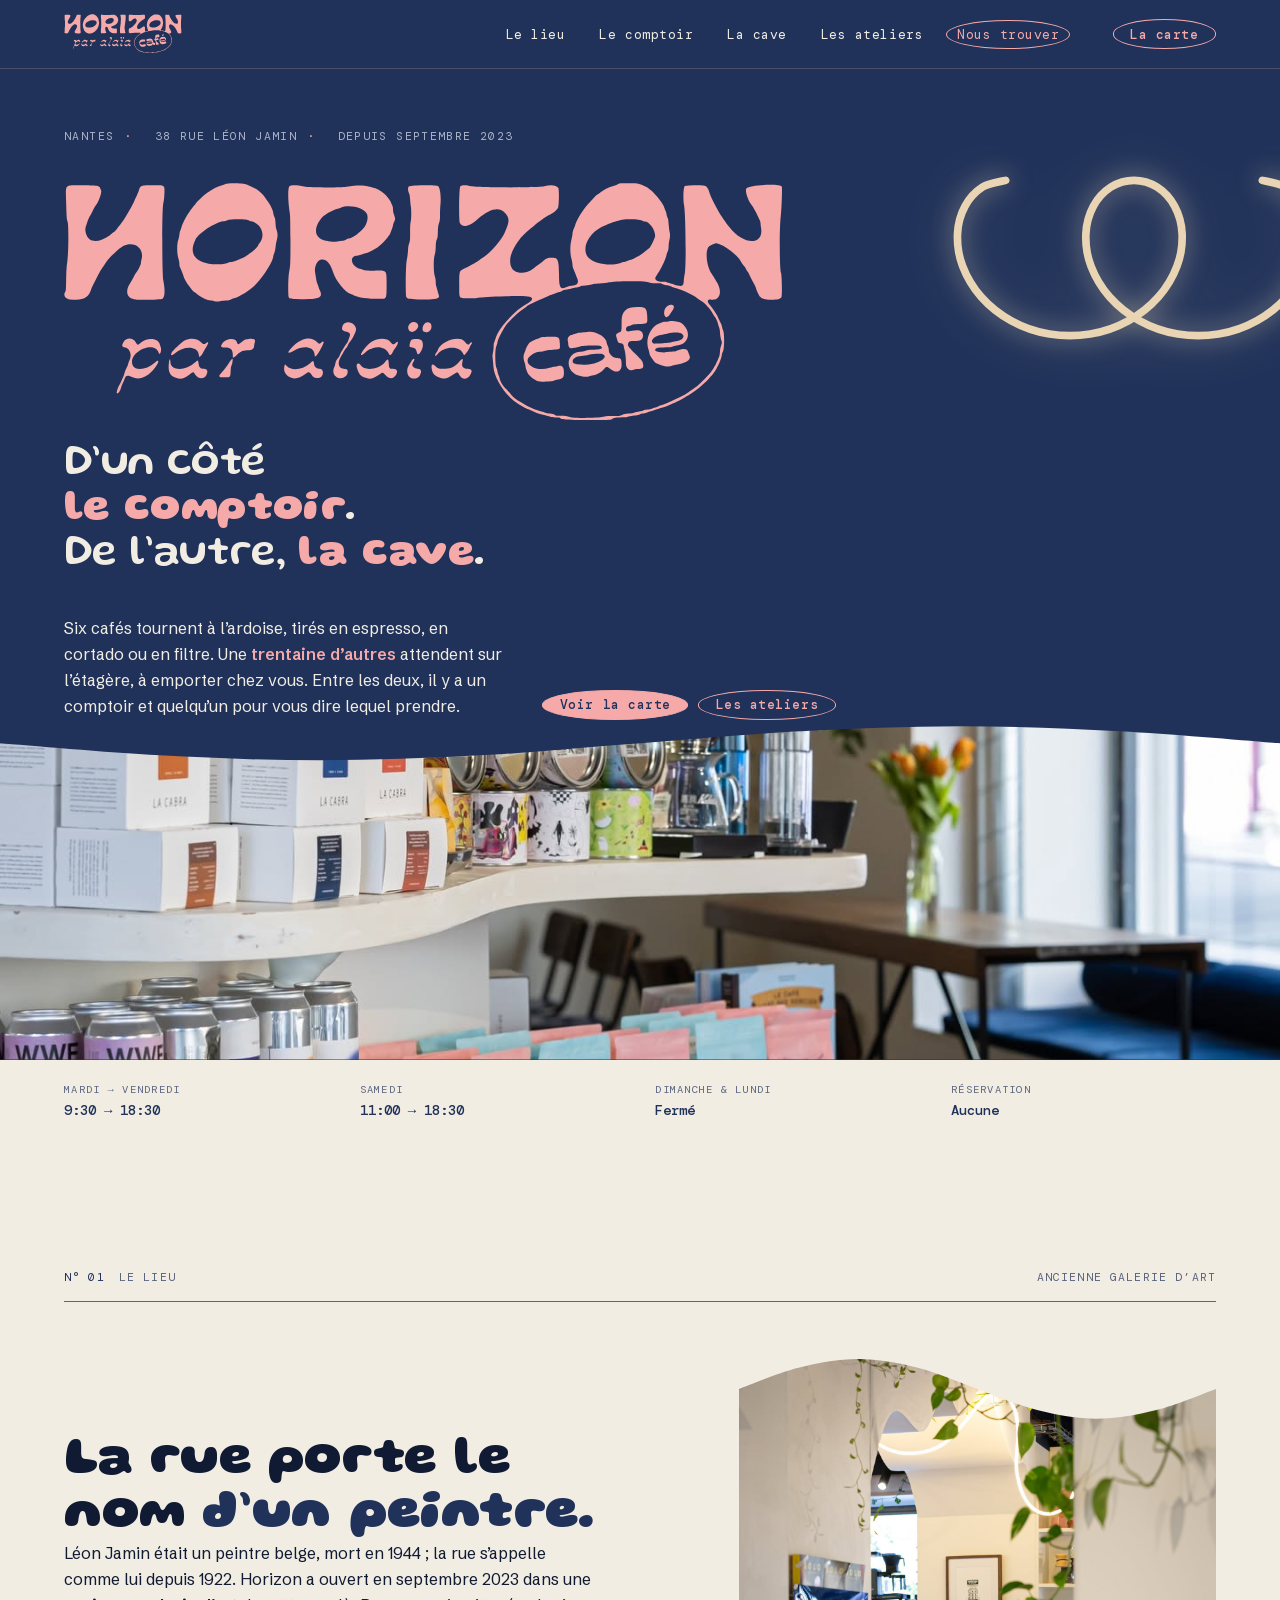
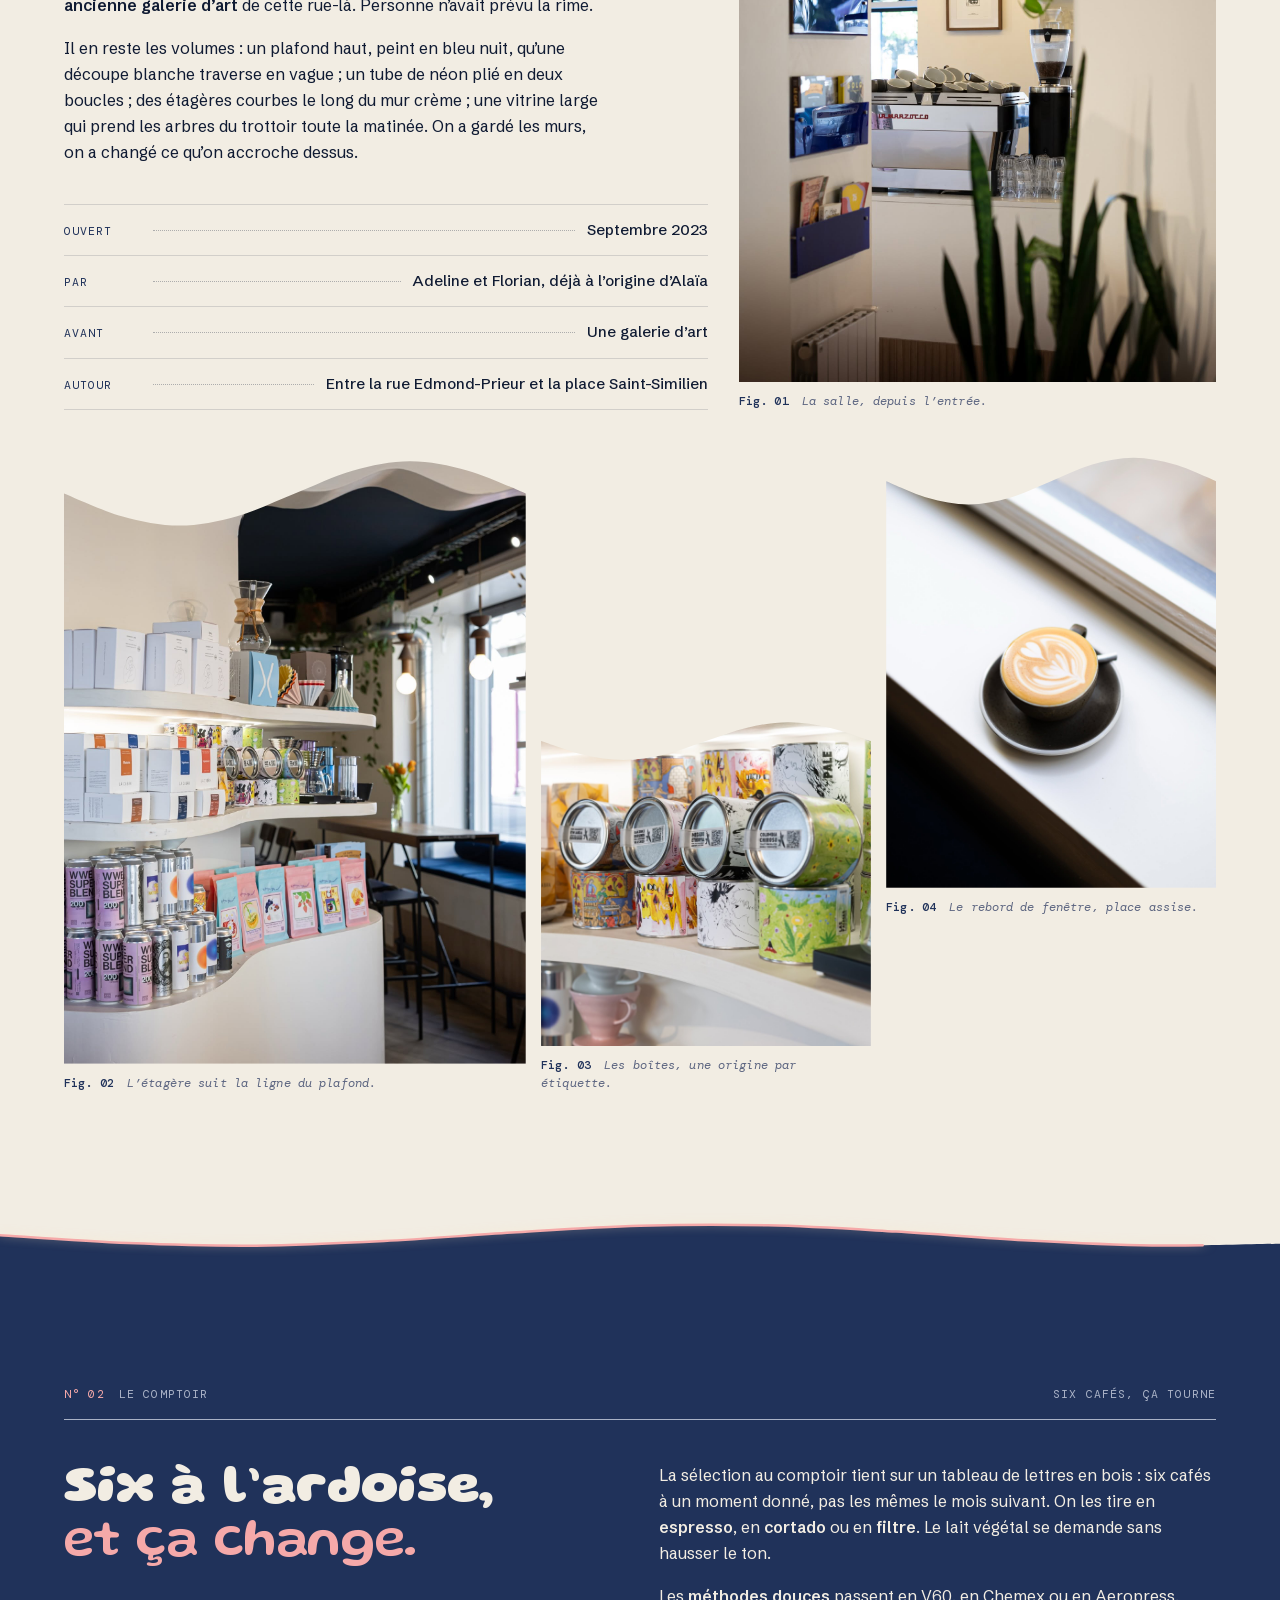
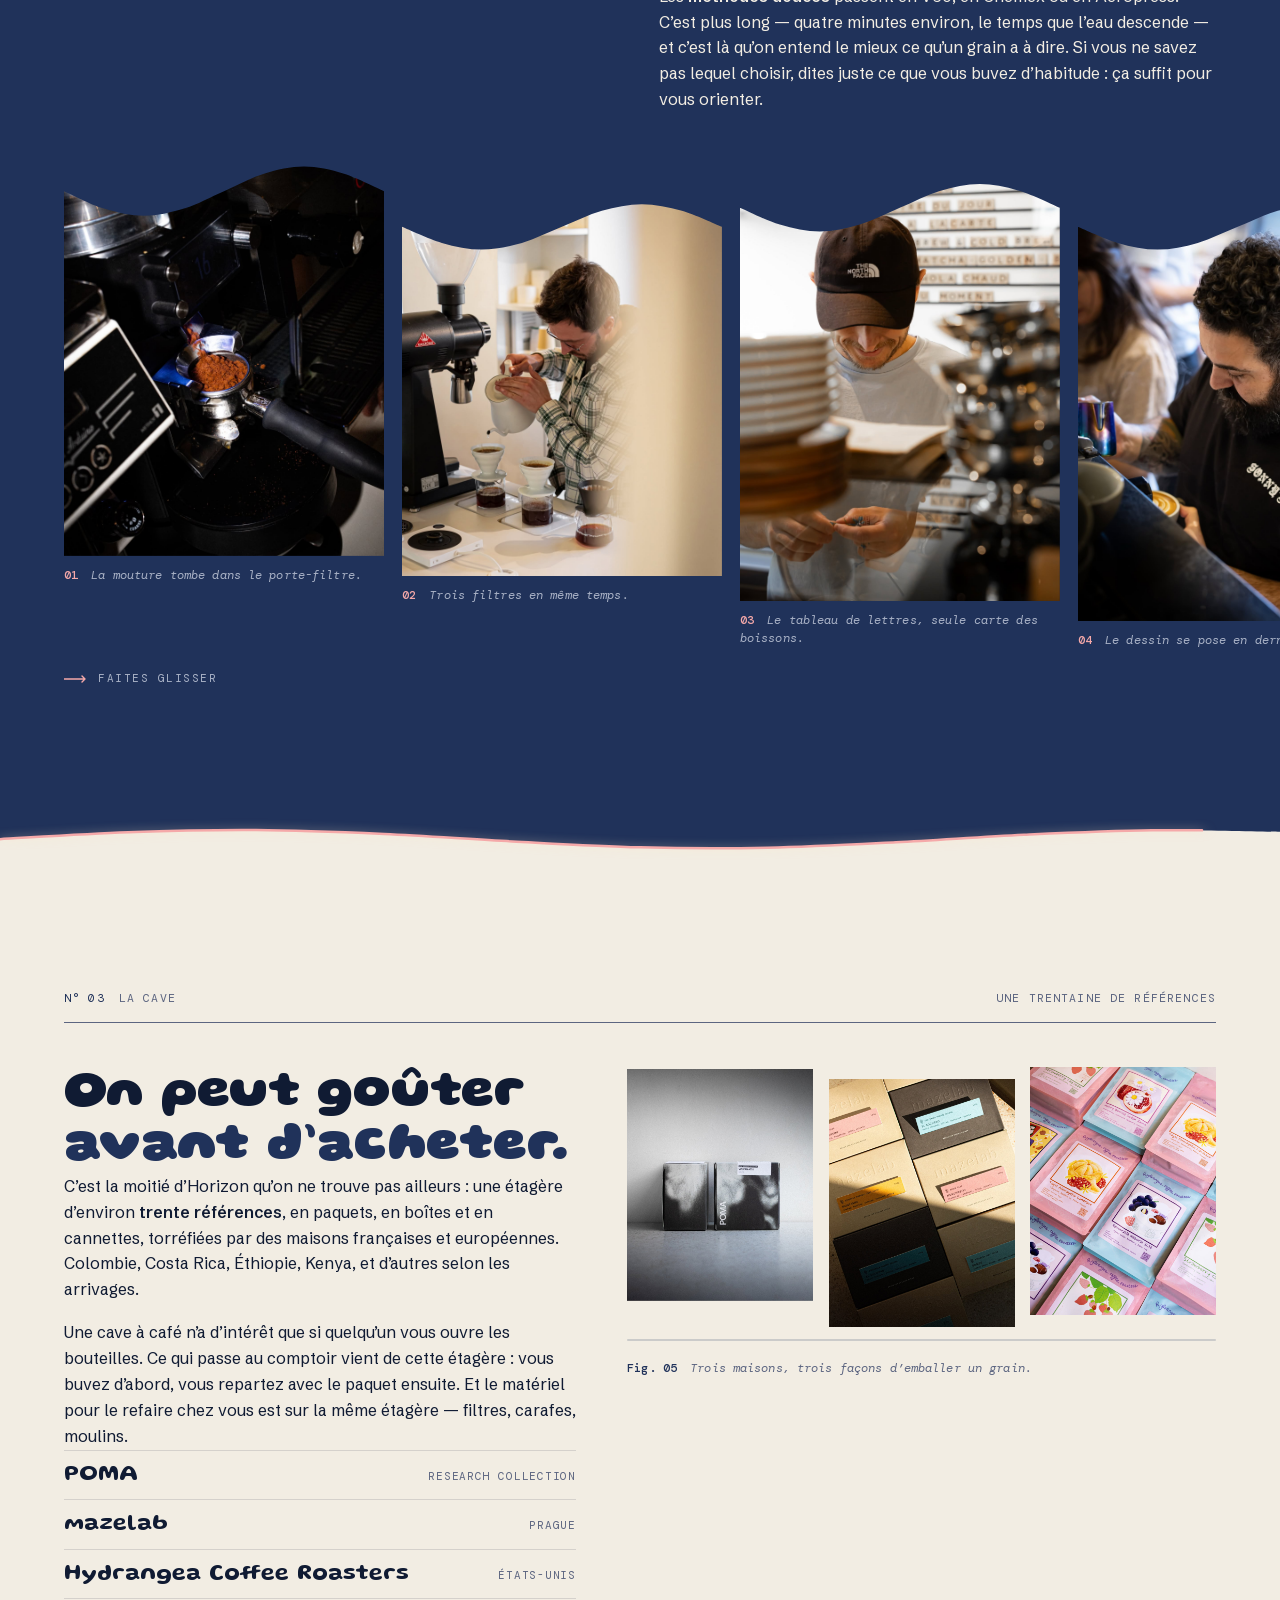
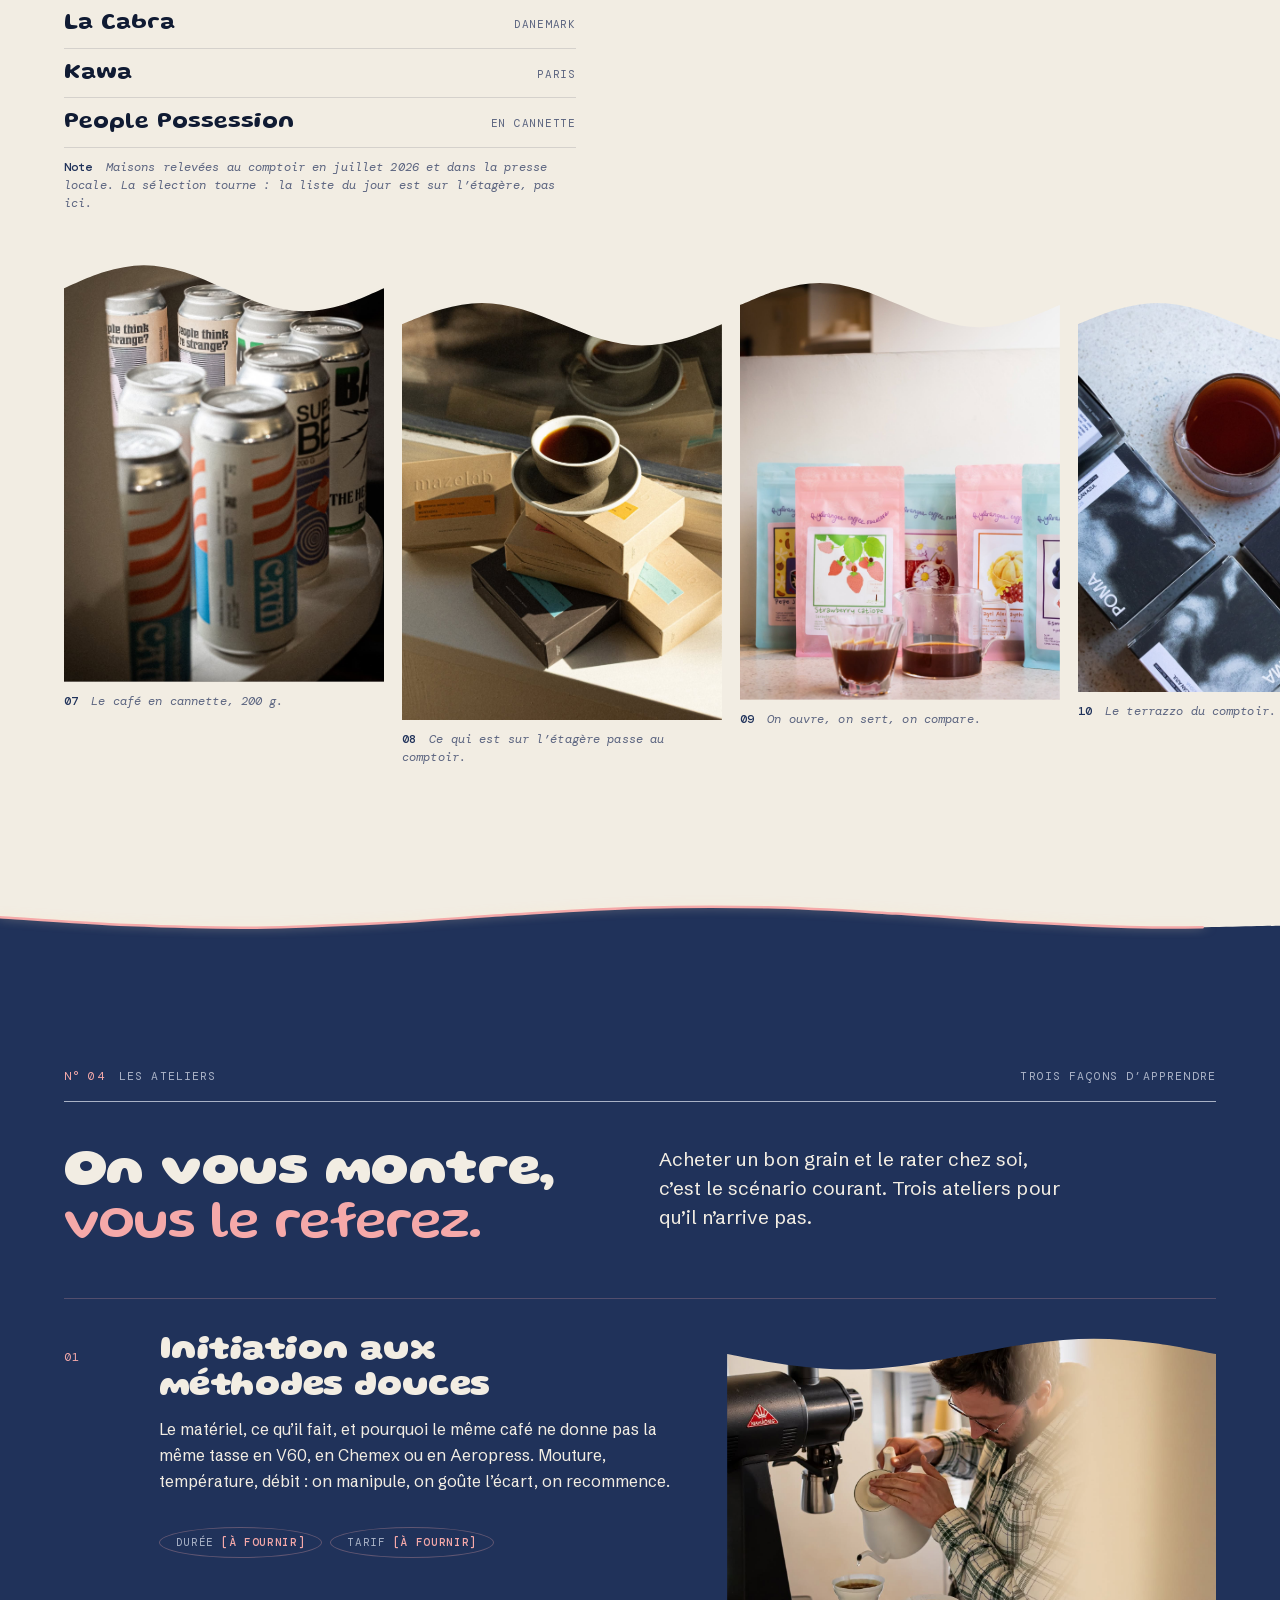
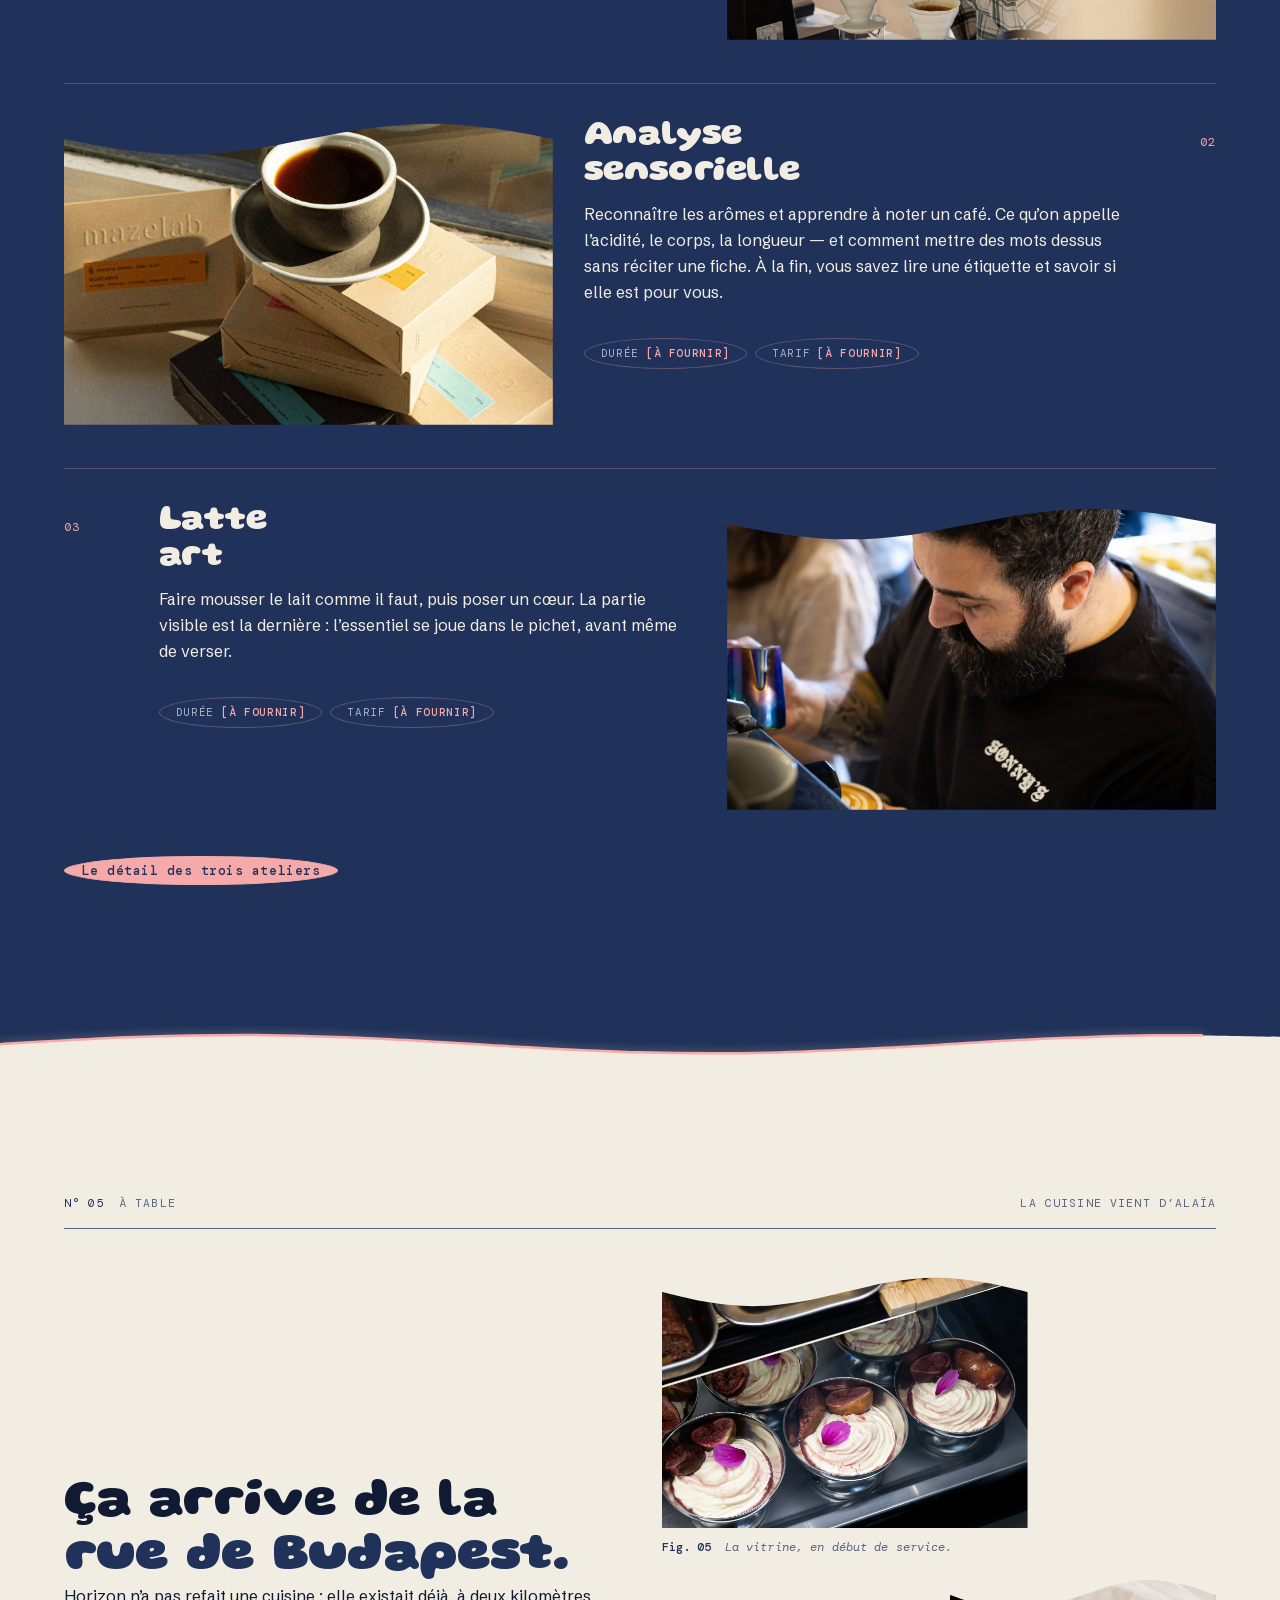
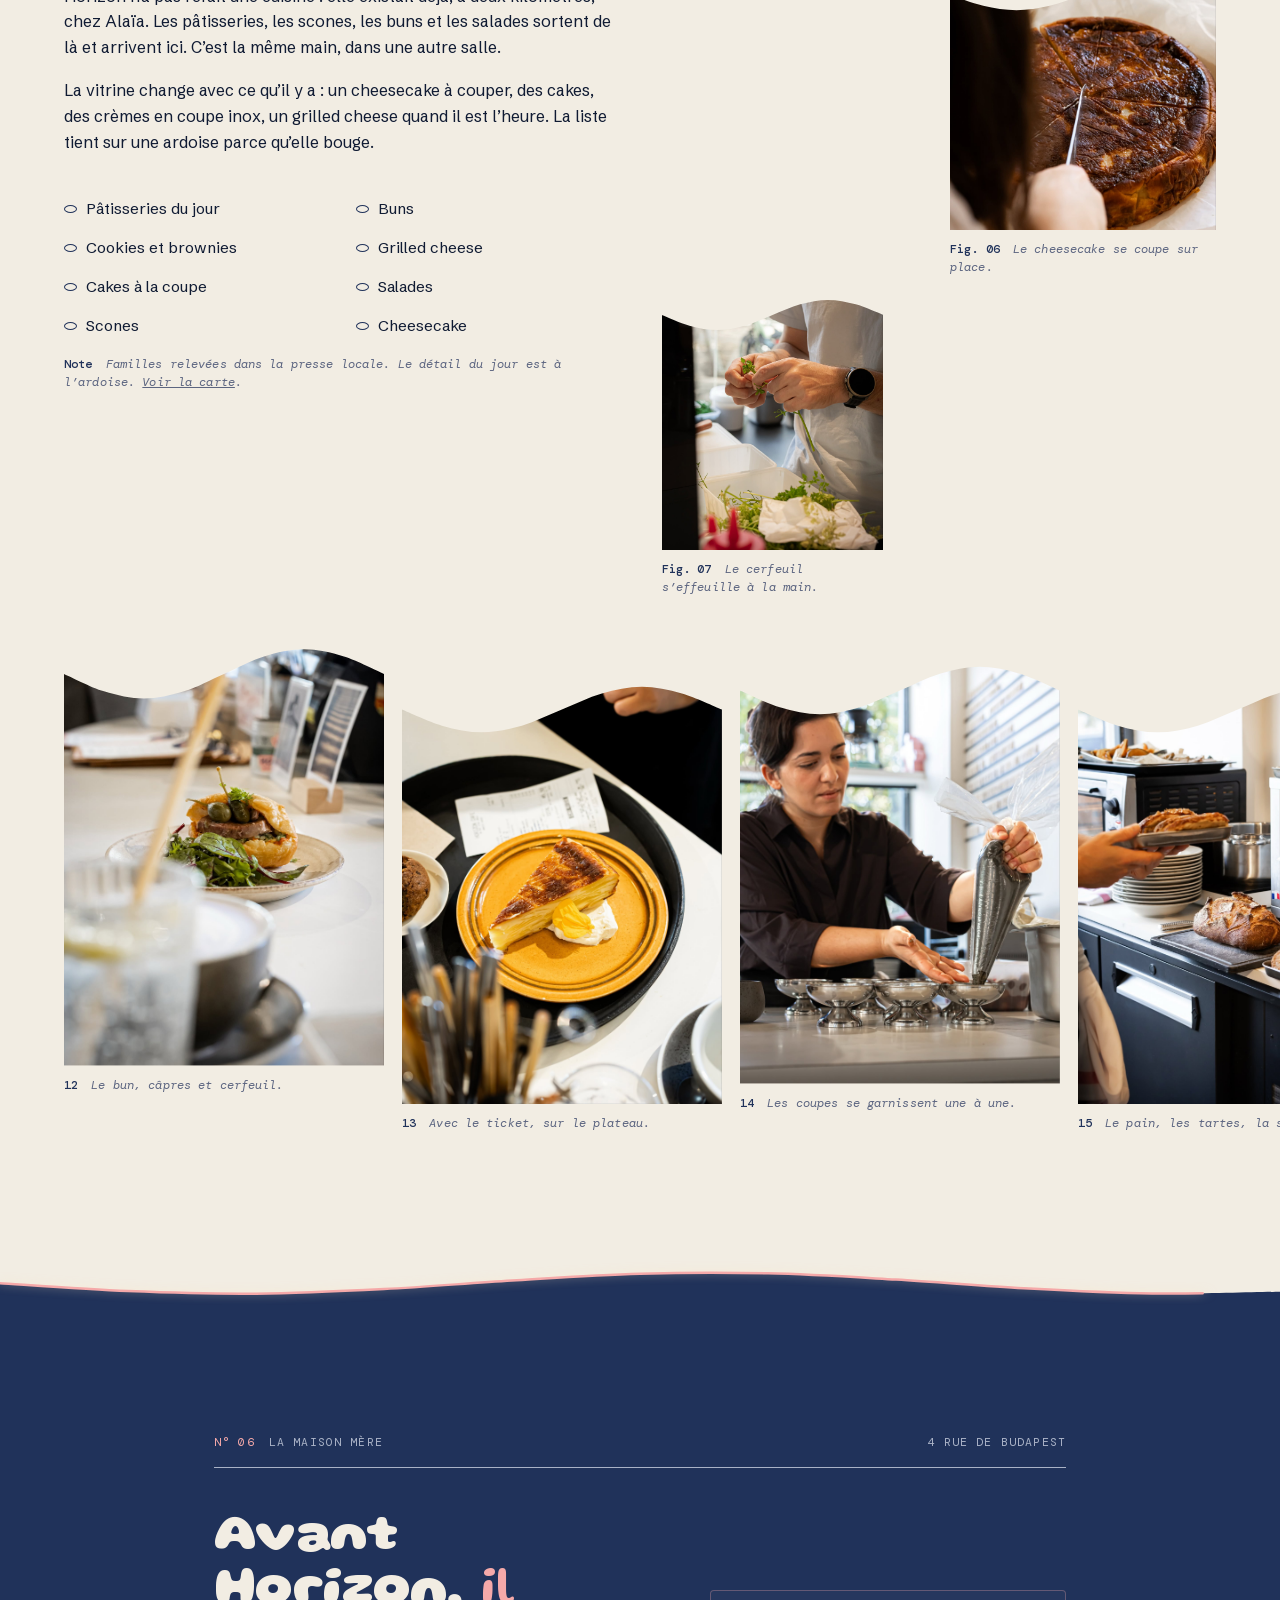
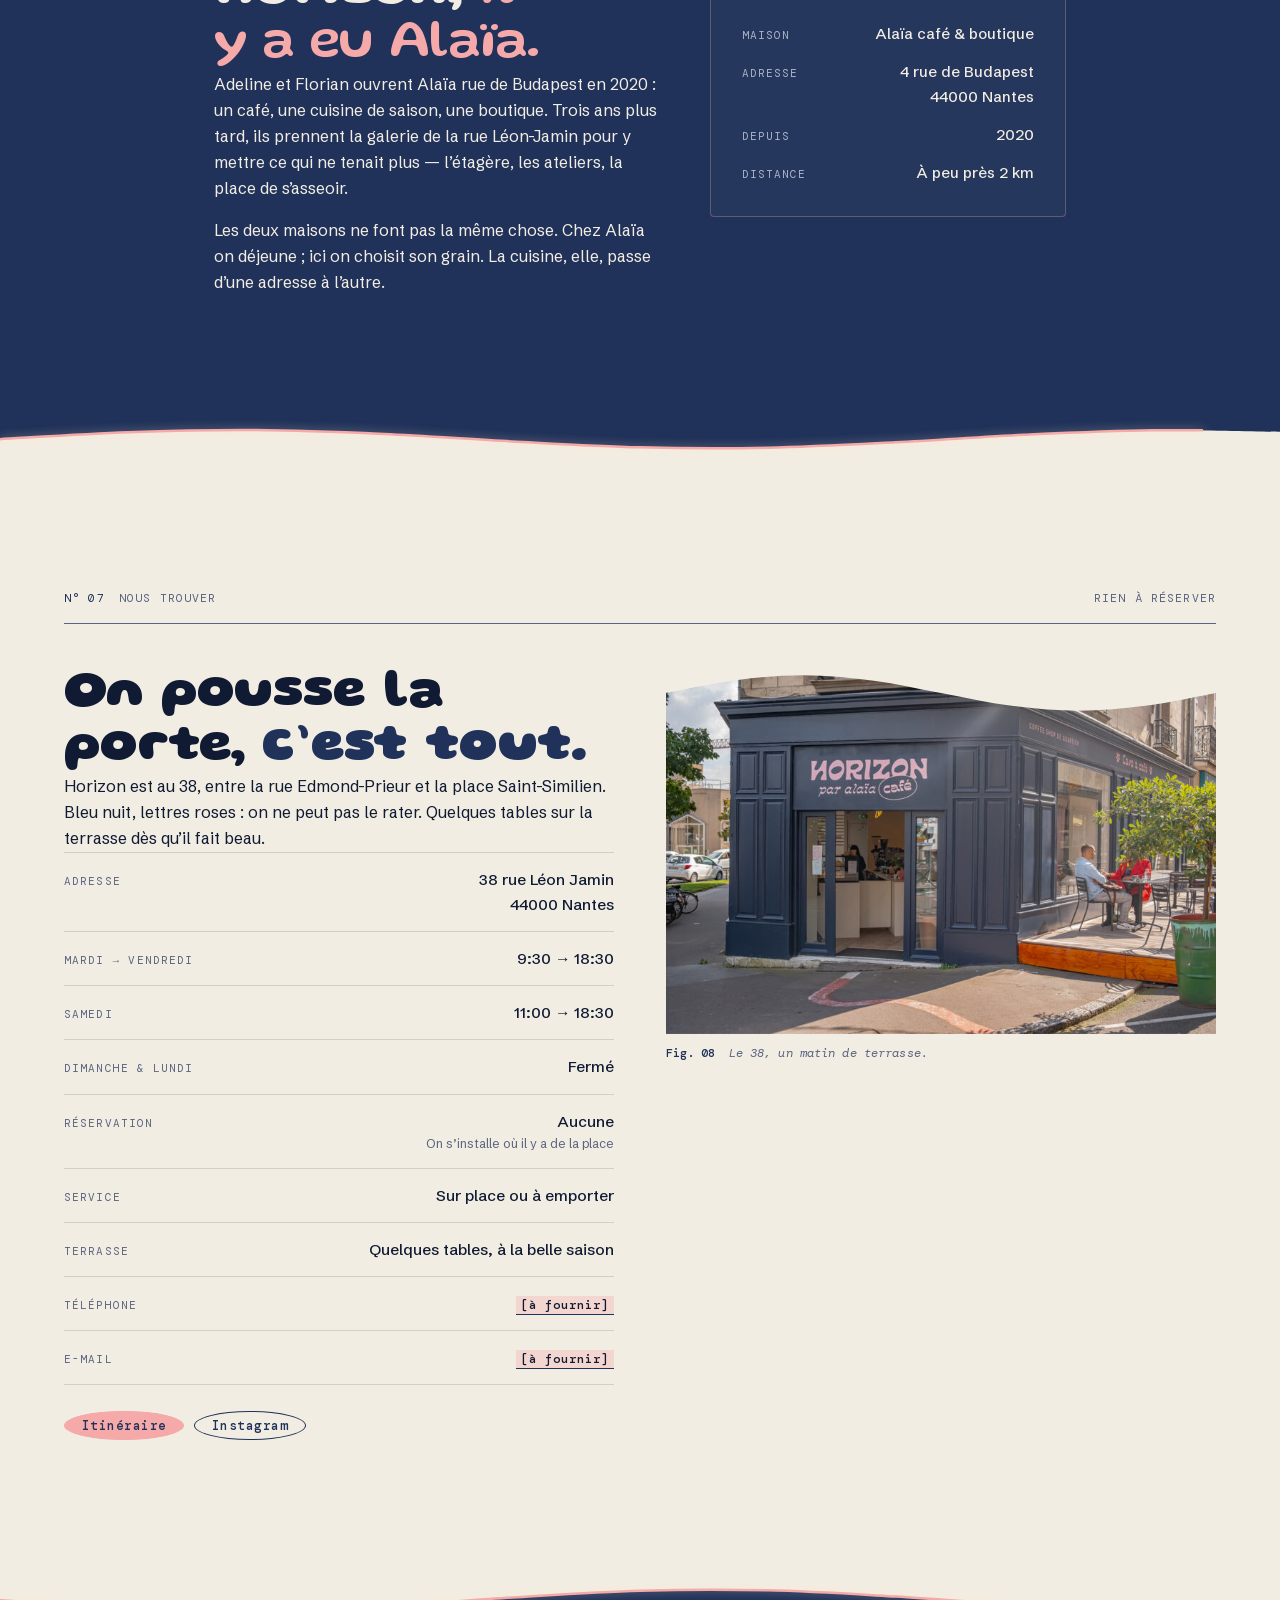
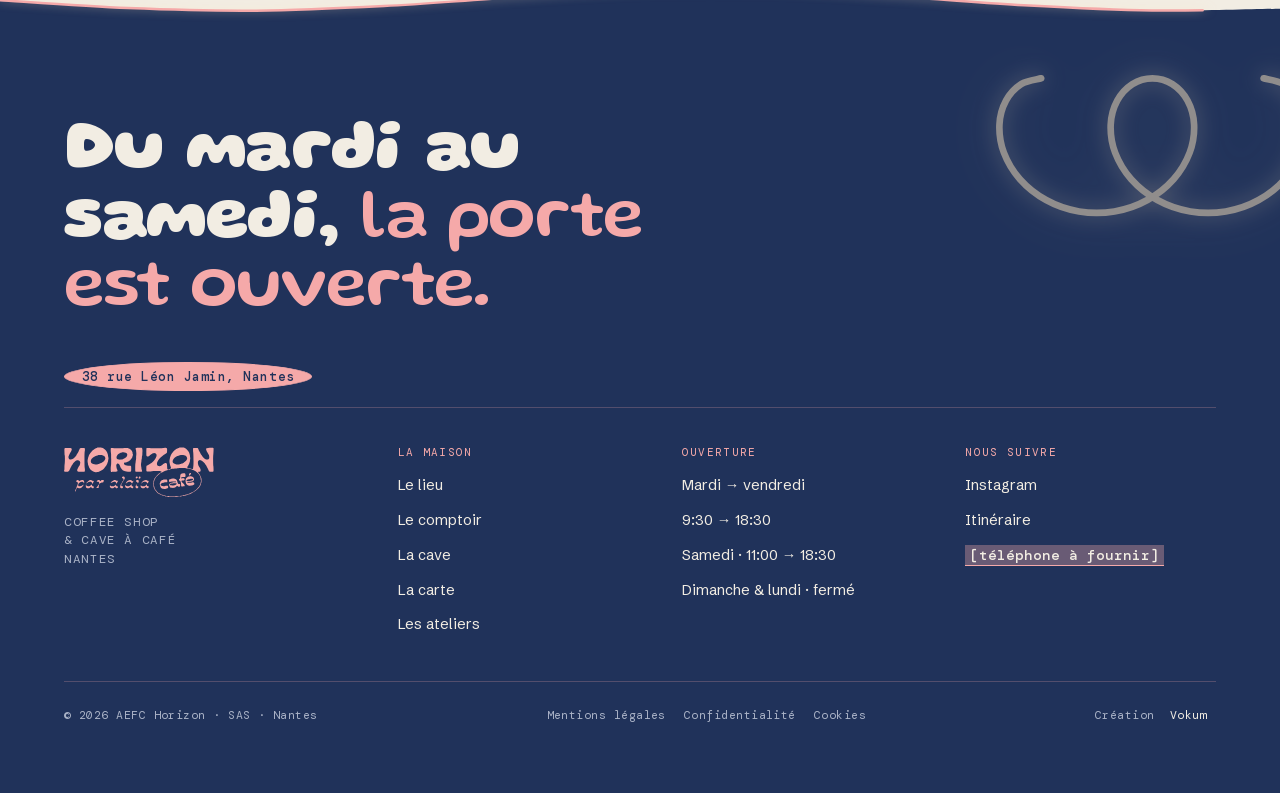
<file: index.html>
<!DOCTYPE html>
<html lang="fr">
<head>
<meta charset="utf-8">
<meta name="viewport" content="width=device-width, initial-scale=1, viewport-fit=cover">
<title>Horizon par alaïa café — coffee shop et cave à café à Nantes</title>
<meta name="description" content="Coffee shop et cave à café, 38 rue Léon Jamin à Nantes. Six cafés au comptoir, une trentaine de références à emporter, trois ateliers. Du mardi au samedi, sans réservation.">
<meta name="theme-color" content="#20325A">
<meta name="author" content="Horizon par alaïa café">
<link rel="canonical" href="https://horizon-site-one.vercel.app/">
<!-- ⚠ canonical, og:url et sitemap.xml : à remplacer par le vrai domaine. Voir LEGAL-TODO.md -->

<meta property="og:type" content="business.business">
<meta property="og:locale" content="fr_FR">
<meta property="og:site_name" content="Horizon par alaïa café">
<meta property="og:title" content="Horizon par alaïa café — coffee shop et cave à café à Nantes">
<meta property="og:description" content="Six cafés au comptoir, une trentaine à emporter. 38 rue Léon Jamin, Nantes. Du mardi au samedi, sans réservation.">
<meta property="og:image" content="https://horizon-site-one.vercel.app/assets/img/comptoir-marzocco.jpg">
<meta property="og:image:alt" content="Le comptoir d’Horizon : la machine à espresso, le néon plié en boucles et le plafond bleu nuit.">
<meta property="og:url" content="https://horizon-site-one.vercel.app/">
<meta name="twitter:card" content="summary_large_image">

<link rel="icon" href="assets/img/favicon.svg" type="image/svg+xml">
<link rel="apple-touch-icon" href="assets/img/icone-180.png">

<link rel="preload" href="assets/font/gluten-400-900-latin.woff2" as="font" type="font/woff2" crossorigin>
<link rel="preload" href="assets/font/schibsted-400-900-latin.woff2" as="font" type="font/woff2" crossorigin>
<link rel="stylesheet" href="assets/css/horizon.css?v=20260717e">

<script>
  /* Le mouvement n'existe que si le script vit. Deux filets : la classe est
     posée avant le premier rendu, et retirée si le fichier ne répond pas. */
  document.documentElement.classList.add('js');
  setTimeout(function () {
    if (!window.__horizon) document.documentElement.classList.remove('js');
  }, 2600);
</script>

<script type="application/ld+json">
{
  "@context": "https://schema.org",
  "@type": "CafeOrCoffeeShop",
  "name": "Horizon par alaïa café",
  "legalName": "AEFC HORIZON",
  "description": "Coffee shop et cave à café ouvert en septembre 2023 par Adeline et Florian, dans une ancienne galerie d’art de la rue Léon-Jamin à Nantes. Six cafés au comptoir, une trentaine de références à emporter, et trois ateliers.",
  "url": "https://horizon-site-one.vercel.app/",
  "image": "https://horizon-site-one.vercel.app/assets/img/comptoir-marzocco.jpg",
  "foundingDate": "2023-09-15",
  "vatID": "FR60979008794",
  "taxID": "97900879400013",
  "address": {
    "@type": "PostalAddress",
    "streetAddress": "38 rue Léon Jamin",
    "postalCode": "44000",
    "addressLocality": "Nantes",
    "addressCountry": "FR"
  },
  "areaServed": "Nantes",
  "servesCuisine": ["Café de spécialité", "Pâtisserie", "Snacks"],
  "acceptsReservations": "False",
  "parentOrganization": {
    "@type": "Organization",
    "name": "Alaïa café & boutique",
    "address": {
      "@type": "PostalAddress",
      "streetAddress": "4 rue de Budapest",
      "postalCode": "44000",
      "addressLocality": "Nantes",
      "addressCountry": "FR"
    }
  },
  "openingHoursSpecification": [
    { "@type": "OpeningHoursSpecification", "dayOfWeek": ["Tuesday","Wednesday","Thursday","Friday"], "opens": "09:30", "closes": "18:30" },
    { "@type": "OpeningHoursSpecification", "dayOfWeek": "Saturday", "opens": "11:00", "closes": "18:30" }
  ],
  "sameAs": ["https://www.instagram.com/horizoncafe.nantes/"]
}
</script>
</head>

<body>
<a class="saut" href="#contenu">Aller au contenu</a>

<!-- ═══ L'OUVERTURE — le rideau de la ligne ════════════════════════════════
     Dès l'arrivée : le tube de néon se trace sur le bleu nuit, l'enseigne
     s'allume, puis le rideau se lève sur la page. Purement décoratif :
     aria-hidden, et il n'existe que si le script vit (classe .js posée avant
     le premier rendu). Sans JS, ou en mouvement réduit, aucun voile. -->
<div class="ouverture" aria-hidden="true">
  <div class="ouverture__scene">
    <svg class="ouverture__boucle" viewBox="0 0 300 145" fill="none" aria-hidden="true">
      <path pathLength="1000" d="M49.7,12C46.7,12.9 37,13.9 31.7,17.2C26.4,20.6 21.3,26 18,32.1C14.7,38.2 12.4,46.1 12.1,53.9C11.8,61.7 13,70.8 16.1,79C19.2,87.2 24.3,95.9 30.6,103C36.9,110.1 45.3,116.9 54.2,121.7C63,126.6 73.6,130.3 83.9,132C94.2,133.7 105.5,133.7 115.8,132C126.1,130.3 136.7,126.6 145.5,121.7C154.4,116.9 162.8,110.1 169.1,103C175.4,95.9 180.5,87.2 183.6,79C186.7,70.8 187.9,61.7 187.6,53.9C187.3,46.1 185,38.2 181.7,32.1C178.4,26 173.3,20.6 168,17.2C162.7,13.9 156,12 150,12C144,12 137.3,13.9 132,17.2C126.7,20.6 121.6,26 118.3,32.1C115,38.2 112.7,46.1 112.4,53.9C112.1,61.7 113.3,70.8 116.4,79C119.5,87.2 124.6,95.9 130.9,103C137.2,110.1 145.6,116.9 154.5,121.7C163.3,126.6 173.9,130.3 184.2,132C194.5,133.7 205.8,133.7 216.1,132C226.4,130.3 237,126.6 245.8,121.7C254.7,116.9 263.1,110.1 269.4,103C275.7,95.9 280.8,87.2 283.9,79C287,70.8 288.2,61.7 287.9,53.9C287.6,46.1 285.3,38.2 282,32.1C278.7,26 273.6,20.6 268.3,17.2C263,13.9 253.3,12.9 250.3,12"/>
    </svg>
    <img class="ouverture__marque" src="assets/img/logo-rose.svg" width="337" height="112" alt="" aria-hidden="true" decoding="async">
  </div>
</div>

<!-- ═══ Les découpes : la ligne du plafond, réutilisée pour couper les images ═══ -->
<svg width="0" height="0" aria-hidden="true" focusable="false" style="position:absolute">
  <defs>
    <clipPath id="coupe-vague" clipPathUnits="objectBoundingBox">
      <path d="M0,0.07C0.0208,0.0759 0.0833,0.097 0.125,0.1054C0.1667,0.1137 0.2083,0.12 0.25,0.12C0.2917,0.12 0.3333,0.1137 0.375,0.1054C0.4167,0.097 0.4583,0.0818 0.5,0.07C0.5417,0.0582 0.5833,0.043 0.625,0.0346C0.6667,0.0263 0.7083,0.02 0.75,0.02C0.7917,0.02 0.8333,0.0263 0.875,0.0346C0.9167,0.043 0.9792,0.0641 1,0.07L1,1L0,1Z"/>
    </clipPath>
    <clipPath id="coupe-creux" clipPathUnits="objectBoundingBox">
      <path d="M0,0.065C0.0208,0.0597 0.0833,0.0407 0.125,0.0332C0.1667,0.0257 0.2083,0.02 0.25,0.02C0.2917,0.02 0.3333,0.0257 0.375,0.0332C0.4167,0.0407 0.4583,0.0544 0.5,0.065C0.5417,0.0756 0.5833,0.0893 0.625,0.0968C0.6667,0.1043 0.7083,0.11 0.75,0.11C0.7917,0.11 0.8333,0.1043 0.875,0.0968C0.9167,0.0893 0.9792,0.0703 1,0.065L1,1L0,1Z"/>
    </clipPath>
  </defs>
</svg>

<!-- ═══ ENSEIGNE ═══════════════════════════════════════════════════════════ -->
<header class="enseigne">
  <div class="enseigne__page page">
    <a class="enseigne__logo" href="/" aria-label="Horizon par alaïa café — accueil">
      <i class="marque" role="img" aria-hidden="true"></i>
    </a>

    <nav class="enseigne__liens" aria-label="Navigation principale">
      <a class="enseigne__lien" href="#lieu"     data-section="lieu">Le lieu</a>
      <a class="enseigne__lien" href="#comptoir" data-section="comptoir">Le comptoir</a>
      <a class="enseigne__lien" href="#cave"     data-section="cave">La cave</a>
      <a class="enseigne__lien" href="ateliers.html">Les ateliers</a>
      <a class="enseigne__lien" href="#trouver"  data-section="trouver">Nous trouver</a>
    </nav>
    <a class="ovale enseigne__cta" href="carte.html">La carte</a>

    <button class="tirette" type="button" aria-expanded="false" aria-controls="tiroir" aria-label="Ouvrir le menu">
      <svg width="26" height="16" viewBox="0 0 26 16" fill="none" aria-hidden="true">
        <path class="tirette__t tirette__h" d="M1 3h24" stroke="currentColor" stroke-width="2" stroke-linecap="round"/>
        <path class="tirette__t tirette__b" d="M1 13h24" stroke="currentColor" stroke-width="2" stroke-linecap="round"/>
      </svg>
    </button>
  </div>
</header>

<div class="tiroir" id="tiroir" data-ouvert="non" aria-hidden="true">
  <a class="tiroir__lien" href="#lieu">Le lieu <span>01</span></a>
  <a class="tiroir__lien" href="#comptoir">Le comptoir <span>02</span></a>
  <a class="tiroir__lien" href="#cave">La cave <span>03</span></a>
  <a class="tiroir__lien" href="ateliers.html">Les ateliers <span>04</span></a>
  <a class="tiroir__lien" href="#table">À table <span>05</span></a>
  <a class="tiroir__lien" href="#trouver">Nous trouver <span>07</span></a>
  <a class="tiroir__lien" href="carte.html">La carte <span>→</span></a>
  <div class="tiroir__pied">
    <p class="mono">Mardi → vendredi · 9:30 → 18:30<br>Samedi · 11:00 → 18:30<br>Dimanche et lundi · fermé</p>
  </div>
</div>

<main id="contenu">

<!-- ═══ HERO — le ciel, la ligne, la salle ════════════════════════════════ -->
<section class="hero" aria-labelledby="t-hero">

  <svg class="hero__neon boucle trace" viewBox="0 0 300 145" fill="none" aria-hidden="true">
    <path d="M49.7,12C46.7,12.9 37,13.9 31.7,17.2C26.4,20.6 21.3,26 18,32.1C14.7,38.2 12.4,46.1 12.1,53.9C11.8,61.7 13,70.8 16.1,79C19.2,87.2 24.3,95.9 30.6,103C36.9,110.1 45.3,116.9 54.2,121.7C63,126.6 73.6,130.3 83.9,132C94.2,133.7 105.5,133.7 115.8,132C126.1,130.3 136.7,126.6 145.5,121.7C154.4,116.9 162.8,110.1 169.1,103C175.4,95.9 180.5,87.2 183.6,79C186.7,70.8 187.9,61.7 187.6,53.9C187.3,46.1 185,38.2 181.7,32.1C178.4,26 173.3,20.6 168,17.2C162.7,13.9 156,12 150,12C144,12 137.3,13.9 132,17.2C126.7,20.6 121.6,26 118.3,32.1C115,38.2 112.7,46.1 112.4,53.9C112.1,61.7 113.3,70.8 116.4,79C119.5,87.2 124.6,95.9 130.9,103C137.2,110.1 145.6,116.9 154.5,121.7C163.3,126.6 173.9,130.3 184.2,132C194.5,133.7 205.8,133.7 216.1,132C226.4,130.3 237,126.6 245.8,121.7C254.7,116.9 263.1,110.1 269.4,103C275.7,95.9 280.8,87.2 283.9,79C287,70.8 288.2,61.7 287.9,53.9C287.6,46.1 285.3,38.2 282,32.1C278.7,26 273.6,20.6 268.3,17.2C263,13.9 253.3,12.9 250.3,12"/>
  </svg>

  <div class="hero__ciel page">
    <p class="hero__mono leve">
      <span>Nantes</span><span>38 rue Léon Jamin</span><span>Depuis septembre 2023</span>
    </p>

    <h1 class="hero__titre" id="t-hero">
      <img class="hero__wordmark leve" src="assets/img/logo-rose.svg"
           width="337" height="112" alt="Horizon par alaïa café" fetchpriority="high" decoding="async">
      <span class="hero__phrase leve" style="--retard:1">
        D’un côté <b>le comptoir</b>.<br>De l’autre, <b>la cave</b>.
      </span>
    </h1>

    <div class="hero__bas">
      <p class="hero__chapeau leve" style="--retard:2">
        Six cafés tournent à l’ardoise, tirés en espresso, en cortado ou en filtre.
        Une <b>trentaine d’autres</b> attendent sur l’étagère, à emporter chez vous.
        Entre les deux, il y a un comptoir et quelqu’un pour vous dire lequel prendre.
      </p>
      <p class="hero__actions leve" style="--retard:3">
        <a class="ovale ovale--plein" href="carte.html">Voir la carte</a>
        <a class="ovale" href="ateliers.html">Les ateliers</a>
      </p>
    </div>
  </div>

  <figure class="hero__salle photo revele">
    <img src="assets/img/boutique-etageres.jpg" width="1440" height="1920"
         alt="La boutique d’Horizon : les étagères ondulées chargées de cannettes et de sachets de café, la découpe en vague du plafond, et au fond les tables hautes devant la vitrine."
         fetchpriority="high" decoding="async">
  </figure>

  <div class="hero__sol">
    <dl class="page">
      <div class="hero__fait"><dt>Mardi → vendredi</dt><dd>9:30 → 18:30</dd></div>
      <div class="hero__fait"><dt>Samedi</dt><dd>11:00 → 18:30</dd></div>
      <div class="hero__fait"><dt>Dimanche &amp; lundi</dt><dd>Fermé</dd></div>
      <div class="hero__fait"><dt>Réservation</dt><dd>Aucune</dd></div>
    </dl>
  </div>
</section>

<!-- ═══ 01 — LE LIEU ══════════════════════════════════════════════════════ -->
<section class="bloc bloc--creme" id="lieu" aria-labelledby="t-lieu">
  <div class="page">
    <p class="rail"><em>N° 01</em> <span>Le lieu</span> <span class="rail__titre">Ancienne galerie d’art</span></p>

    <div class="lieu">
      <div class="lieu__haut">
        <div>
          <h2 class="titre leve" id="t-lieu">La rue porte le nom <em>d’un peintre.</em></h2>
          <div class="texte lieu__texte leve" style="--retard:1">
            <p>
              Léon Jamin était un peintre belge, mort en 1944 ; la rue s’appelle comme lui depuis
              1922. Horizon a ouvert en septembre 2023 dans une <strong>ancienne galerie
              d’art</strong> de cette rue-là. Personne n’avait prévu la rime.
            </p>
            <p>
              Il en reste les volumes : un plafond haut, peint en bleu nuit, qu’une découpe blanche
              traverse en vague ; un tube de néon plié en deux boucles ; des étagères courbes le long
              du mur crème ; une vitrine large qui prend les arbres du trottoir toute la matinée.
              On a gardé les murs, on a changé ce qu’on accroche dessus.
            </p>
          </div>

          <ul class="faits leve" style="--retard:2">
            <li>
              <span class="faits__quoi">Ouvert</span>
              <span class="faits__points"></span>
              <span class="faits__val">Septembre 2023</span>
            </li>
            <li>
              <span class="faits__quoi">Par</span>
              <span class="faits__points"></span>
              <span class="faits__val">Adeline et Florian, déjà à l’origine d’Alaïa</span>
            </li>
            <li>
              <span class="faits__quoi">Avant</span>
              <span class="faits__points"></span>
              <span class="faits__val">Une galerie d’art</span>
            </li>
            <li>
              <span class="faits__quoi">Autour</span>
              <span class="faits__points"></span>
              <span class="faits__val">Entre la rue Edmond-Prieur et la place Saint-Similien</span>
            </li>
          </ul>
        </div>

        <figure class="photo photo--creux revele">
          <img src="assets/img/salle-plantes.jpg" width="1440" height="1920" loading="lazy" decoding="async"
               alt="La salle d’Horizon vue à travers les feuilles d’un pothos : la machine La Marzocco sur le comptoir crème, les étagères, un cadre au mur et le néon lumineux au plafond.">
          <figcaption class="legende"><b>Fig. 01</b> La salle, depuis l’entrée.</figcaption>
        </figure>
      </div>

      <div class="lieu__bande">
        <figure class="photo photo--vague revele">
          <img src="assets/img/boutique-etageres.jpg" width="1440" height="1920" loading="lazy" decoding="async"
               alt="Les étagères ondulées de la boutique, chargées de boîtes et de cannettes de café, sous la découpe en vague du plafond ; au fond, les tables et la vitrine.">
          <figcaption class="legende"><b>Fig. 02</b> L’étagère suit la ligne du plafond.</figcaption>
        </figure>
        <figure class="photo photo--vague revele">
          <img src="assets/img/tins-illustres.jpg" width="1440" height="1447" loading="lazy" decoding="async"
               alt="Des boîtes de café illustrées, empilées sur une étagère blanche, chacune avec son étiquette d’origine.">
          <figcaption class="legende"><b>Fig. 03</b> Les boîtes, une origine par étiquette.</figcaption>
        </figure>
        <figure class="photo photo--vague revele">
          <img src="assets/img/cappuccino-fenetre.jpg" width="1440" height="1920" loading="lazy" decoding="async"
               alt="Un cappuccino au latte art en forme de feuille, dans une tasse noire mouchetée, posé sur le rebord blanc de la fenêtre.">
          <figcaption class="legende"><b>Fig. 04</b> Le rebord de fenêtre, place assise.</figcaption>
        </figure>
      </div>
    </div>
  </div>
</section>

<!-- ~ la ligne passe : crème → nuit ~ -->
<div class="bord" data-de="creme" data-vers="nuit" aria-hidden="true">
  <svg class="vague" viewBox="0 0 1200 80" preserveAspectRatio="none">
    <path d="M0,40C20,41.9 80,48.8 120,51.3C160,53.7 200,55.4 240,54.9C280,54.4 320,51.5 360,48.4C400,45.3 440,39.9 480,36.3C520,32.6 560,28.3 600,26.6C640,24.9 680,24.7 720,26.1C760,27.4 800,31.4 840,34.9C880,38.4 920,43.9 960,47.2C1000,50.5 1040,53.8 1080,54.6C1120,55.5 1180,52.6 1200,52.1L1200,80L0,80Z"/>
  </svg>
  <svg class="trait trace" viewBox="0 0 1200 80" preserveAspectRatio="none">
    <path d="M0,40C20,41.9 80,48.8 120,51.3C160,53.7 200,55.4 240,54.9C280,54.4 320,51.5 360,48.4C400,45.3 440,39.9 480,36.3C520,32.6 560,28.3 600,26.6C640,24.9 680,24.7 720,26.1C760,27.4 800,31.4 840,34.9C880,38.4 920,43.9 960,47.2C1000,50.5 1040,53.8 1080,54.6C1120,55.5 1180,52.6 1200,52.1"/>
  </svg>
</div>

<!-- ═══ 02 — LE COMPTOIR ══════════════════════════════════════════════════ -->
<section class="bloc bloc--nuit" id="comptoir" aria-labelledby="t-comptoir">
  <div class="page">
    <p class="rail"><em>N° 02</em> <span>Le comptoir</span> <span class="rail__titre">Six cafés, ça tourne</span></p>

    <div class="comptoir__intro">
      <h2 class="titre leve" id="t-comptoir">Six à l’ardoise, <em>et ça change.</em></h2>
      <div class="texte leve" style="--retard:1">
        <p>
          La sélection au comptoir tient sur un tableau de lettres en bois : six cafés à un
          moment donné, pas les mêmes le mois suivant. On les tire en <strong>espresso</strong>,
          en <strong>cortado</strong> ou en <strong>filtre</strong>. Le lait végétal se demande
          sans hausser le ton.
        </p>
        <p>
          Les <strong>méthodes douces</strong> passent en V60, en Chemex ou en Aeropress. C’est
          plus long — quatre minutes environ, le temps que l’eau descende — et c’est là qu’on
          entend le mieux ce qu’un grain a à dire. Si vous ne savez pas lequel choisir, dites
          juste ce que vous buvez d’habitude : ça suffit pour vous orienter.
        </p>
      </div>
    </div>
  </div>

  <div class="rangee" role="group" aria-label="Le comptoir en images">
    <figure class="photo photo--vague revele">
      <img src="assets/img/mouture.jpg" width="1440" height="1795" loading="lazy" decoding="async"
           alt="Le moulin distribue la mouture dans le porte-filtre posé sur la balance, dans la lumière serrée du comptoir.">
      <figcaption class="legende"><b>01</b> La mouture tombe dans le porte-filtre.</figcaption>
    </figure>
    <figure class="photo photo--vague revele">
      <img src="assets/img/trois-v60.jpg" width="1440" height="1716" loading="lazy" decoding="async"
           alt="Un barista en chemise à carreaux verse l’eau en filet sur trois V60 alignés sur leurs balances.">
      <figcaption class="legende"><b>02</b> Trois filtres en même temps.</figcaption>
    </figure>
    <figure class="photo photo--vague revele">
      <img src="assets/img/barista-tableau.jpg" width="1440" height="1919" loading="lazy" decoding="async"
           alt="Un barista en casquette, devant le tableau de lettres en bois qui liste mocaccino, filtre du jour, cold brew, matcha et chocolat chaud.">
      <figcaption class="legende"><b>03</b> Le tableau de lettres, seule carte des boissons.</figcaption>
    </figure>
    <figure class="photo photo--vague revele">
      <img src="assets/img/barista-latte.jpg" width="1440" height="1919" loading="lazy" decoding="async"
           alt="Un barista termine le dessin sur un latte, le pichet à lait dans une main, la tasse dans l’autre.">
      <figcaption class="legende"><b>04</b> Le dessin se pose en dernier.</figcaption>
    </figure>
    <figure class="photo photo--vague revele">
      <img src="assets/img/tasse-plateau.jpg" width="1440" height="1795" loading="lazy" decoding="async"
           alt="Une main tient une petite tasse en grès mouchetée, posée sur un plateau en noyer avec une cuillère.">
      <figcaption class="legende"><b>05</b> Le grès, la cuillère, le plateau.</figcaption>
    </figure>
    <figure class="photo photo--vague revele">
      <img src="assets/img/barista-v60.jpg" width="1365" height="1706" loading="lazy" decoding="async"
           alt="Un barista souriant prépare un V60 derrière le comptoir, la bouilloire et les carafes en verre devant lui.">
      <figcaption class="legende"><b>06</b> Quatre minutes, environ.</figcaption>
    </figure>
  </div>

  <div class="page">
    <p class="tirer" aria-hidden="true">
      <svg width="24" height="8" viewBox="0 0 24 8" fill="none">
        <path d="M0 4h21M18 1l3 3-3 3" stroke="currentColor" stroke-width="1.4" stroke-linecap="round" stroke-linejoin="round"/>
      </svg>
      Faites glisser
    </p>
  </div>
</section>

<!-- ~ la ligne passe : nuit → crème ~ -->
<div class="bord" data-de="nuit" data-vers="creme" aria-hidden="true">
  <svg class="vague" viewBox="0 0 1200 80" preserveAspectRatio="none">
    <path d="M0,40C20,38.4 80,32.4 120,30.2C160,28.1 200,26.7 240,27.1C280,27.5 320,30 360,32.7C400,35.4 440,40.1 480,43.2C520,46.4 560,50.1 600,51.6C640,53.1 680,53.3 720,52.1C760,50.9 800,47.5 840,44.4C880,41.3 920,36.6 960,33.7C1000,30.9 1040,28 1080,27.3C1120,26.6 1180,29.1 1200,29.5L1200,80L0,80Z"/>
  </svg>
  <svg class="trait trace" viewBox="0 0 1200 80" preserveAspectRatio="none">
    <path d="M0,40C20,38.4 80,32.4 120,30.2C160,28.1 200,26.7 240,27.1C280,27.5 320,30 360,32.7C400,35.4 440,40.1 480,43.2C520,46.4 560,50.1 600,51.6C640,53.1 680,53.3 720,52.1C760,50.9 800,47.5 840,44.4C880,41.3 920,36.6 960,33.7C1000,30.9 1040,28 1080,27.3C1120,26.6 1180,29.1 1200,29.5"/>
  </svg>
</div>

<!-- ═══ 03 — LA CAVE ══════════════════════════════════════════════════════ -->
<section class="bloc bloc--creme" id="cave" aria-labelledby="t-cave">
  <div class="page">
    <p class="rail"><em>N° 03</em> <span>La cave</span> <span class="rail__titre">Une trentaine de références</span></p>

    <div class="cave">
      <div>
        <h2 class="titre leve" id="t-cave">On peut goûter <em>avant d’acheter.</em></h2>
        <div class="texte leve" style="--retard:1">
          <p>
            C’est la moitié d’Horizon qu’on ne trouve pas ailleurs : une étagère d’environ
            <strong>trente références</strong>, en paquets, en boîtes et en cannettes,
            torréfiées par des maisons françaises et européennes. Colombie, Costa Rica,
            Éthiopie, Kenya, et d’autres selon les arrivages.
          </p>
          <p>
            Une cave à café n’a d’intérêt que si quelqu’un vous ouvre les bouteilles. Ce qui
            passe au comptoir vient de cette étagère : vous buvez d’abord, vous repartez avec
            le paquet ensuite. Et le matériel pour le refaire chez vous est sur la même
            étagère — filtres, carafes, moulins.
          </p>
        </div>

        <ul class="torrefacteurs leve" style="--retard:2">
          <li>POMA <span class="torrefacteurs__ou">Research collection</span></li>
          <li>mazelab <span class="torrefacteurs__ou">Prague</span></li>
          <li>Hydrangea Coffee Roasters <span class="torrefacteurs__ou">États-Unis</span></li>
          <li>La Cabra <span class="torrefacteurs__ou">Danemark</span></li>
          <li>Kawa <span class="torrefacteurs__ou">Paris</span></li>
          <li>People Possession <span class="torrefacteurs__ou">En cannette</span></li>
        </ul>
        <p class="legende">
          <b>Note</b> Maisons relevées au comptoir en juillet 2026 et dans la presse locale.
          La sélection tourne : la liste du jour est sur l’étagère, pas ici.
        </p>
      </div>

      <div class="leve" style="--retard:1">
       <div class="etagere">
        <figure class="photo revele">
          <img src="assets/img/poma-packshot.jpg" width="1440" height="1795" loading="lazy" decoding="async"
               alt="Deux coffrets POMA noirs, étiquetés Volcán Azul SL28, posés côte à côte contre un mur clair.">
        </figure>
        <figure class="photo revele">
          <img src="assets/img/mazelab-grille.jpg" width="1440" height="1920" loading="lazy" decoding="async"
               alt="Des coffrets mazelab en carton gaufré, chacun portant une étiquette de couleur : Mukurweini Kenya SL28, El Socorro Guatemala, Muntasha Éthiopie.">
        </figure>
        <figure class="photo revele">
          <img src="assets/img/hydrangea-grille.jpg" width="1440" height="1920" loading="lazy" decoding="async"
               alt="Des sachets Hydrangea Coffee Roasters roses et bleus, illustrés de fruits peints, alignés en grille.">
        </figure>
       </div>
        <p class="legende etagere__mot"><b>Fig. 05</b> Trois maisons, trois façons d’emballer un grain.</p>
      </div>
    </div>
  </div>

  <div class="rangee" role="group" aria-label="La cave en images">
    <figure class="photo photo--creux revele">
      <img src="assets/img/canettes.jpg" width="1365" height="1820" loading="lazy" decoding="async"
           alt="Des cannettes de café en grains, aux étiquettes graphiques, rassemblées dans un rai de lumière.">
      <figcaption class="legende"><b>07</b> Le café en cannette, 200 g.</figcaption>
    </figure>
    <figure class="photo photo--creux revele">
      <img src="assets/img/mazelab-lumiere.jpg" width="1440" height="1919" loading="lazy" decoding="async"
           alt="Une tasse de café filtre posée sur une pile de coffrets mazelab, dans une lumière rasante de fin de journée.">
      <figcaption class="legende"><b>08</b> Ce qui est sur l’étagère passe au comptoir.</figcaption>
    </figure>
    <figure class="photo photo--creux revele">
      <img src="assets/img/hydrangea-carafes.jpg" width="1440" height="1920" loading="lazy" decoding="async"
           alt="Des sachets Hydrangea pastel alignés derrière deux carafes en verre remplies de café filtre.">
      <figcaption class="legende"><b>09</b> On ouvre, on sert, on compare.</figcaption>
    </figure>
    <figure class="photo photo--creux revele">
      <img src="assets/img/poma-carafe.jpg" width="1440" height="1795" loading="lazy" decoding="async"
           alt="Vue de dessus : quatre coffrets POMA autour d’une carafe en verre remplie de café ambré, sur un plan de travail en terrazzo.">
      <figcaption class="legende"><b>10</b> Le terrazzo du comptoir.</figcaption>
    </figure>
    <figure class="photo photo--creux revele">
      <img src="assets/img/panier-velo.jpg" width="1440" height="1920" loading="lazy" decoding="async"
           alt="Un panier de vélo orange rempli de cannettes de café, garé devant la boutique.">
      <figcaption class="legende"><b>11</b> Le format qui rentre dans un panier.</figcaption>
    </figure>
  </div>
</section>

<!-- ~ la ligne passe : crème → nuit ~ -->
<div class="bord" data-de="creme" data-vers="nuit" aria-hidden="true">
  <svg class="vague" viewBox="0 0 1200 80" preserveAspectRatio="none">
    <path d="M0,40C20,41.9 80,48.8 120,51.3C160,53.7 200,55.4 240,54.9C280,54.4 320,51.5 360,48.4C400,45.3 440,39.9 480,36.3C520,32.6 560,28.3 600,26.6C640,24.9 680,24.7 720,26.1C760,27.4 800,31.4 840,34.9C880,38.4 920,43.9 960,47.2C1000,50.5 1040,53.8 1080,54.6C1120,55.5 1180,52.6 1200,52.1L1200,80L0,80Z"/>
  </svg>
  <svg class="trait trace" viewBox="0 0 1200 80" preserveAspectRatio="none">
    <path d="M0,40C20,41.9 80,48.8 120,51.3C160,53.7 200,55.4 240,54.9C280,54.4 320,51.5 360,48.4C400,45.3 440,39.9 480,36.3C520,32.6 560,28.3 600,26.6C640,24.9 680,24.7 720,26.1C760,27.4 800,31.4 840,34.9C880,38.4 920,43.9 960,47.2C1000,50.5 1040,53.8 1080,54.6C1120,55.5 1180,52.6 1200,52.1"/>
  </svg>
</div>

<!-- ═══ 04 — LES ATELIERS ═════════════════════════════════════════════════ -->
<section class="bloc bloc--nuit" id="ateliers" aria-labelledby="t-ateliers">
  <div class="page">
    <p class="rail"><em>N° 04</em> <span>Les ateliers</span> <span class="rail__titre">Trois façons d’apprendre</span></p>

    <div class="comptoir__intro" style="margin-bottom:clamp(30px,3.6vw,52px)">
      <h2 class="titre leve" id="t-ateliers">On vous montre, <em>vous le referez.</em></h2>
      <p class="chapeau leve" style="--retard:1">
        Acheter un bon grain et le rater chez soi, c’est le scénario courant. Trois ateliers
        pour qu’il n’arrive pas.
      </p>
    </div>

    <ol class="ateliers">
      <li class="atelier leve">
        <p class="atelier__num">01</p>
        <div class="atelier__corps">
          <h3 class="atelier__titre">Initiation aux<br>méthodes douces</h3>
          <p>
            Le matériel, ce qu’il fait, et pourquoi le même café ne donne pas la même tasse en
            V60, en Chemex ou en Aeropress. Mouture, température, débit : on manipule, on goûte
            l’écart, on recommence.
          </p>
          <p class="atelier__specs">
            <span>Durée <span class="manque">[à fournir]</span></span>
            <span>Tarif <span class="manque">[à fournir]</span></span>
          </p>
        </div>
        <figure class="atelier__photo photo photo--vague revele">
          <img src="assets/img/trois-v60.jpg" width="1440" height="1716" loading="lazy" decoding="async"
               alt="Trois V60 posés sur leurs balances, un barista versant l’eau en filet sur le premier.">
        </figure>
      </li>

      <li class="atelier leve">
        <p class="atelier__num">02</p>
        <div class="atelier__corps">
          <h3 class="atelier__titre">Analyse<br>sensorielle</h3>
          <p>
            Reconnaître les arômes et apprendre à noter un café. Ce qu’on appelle l’acidité,
            le corps, la longueur — et comment mettre des mots dessus sans réciter une fiche.
            À la fin, vous savez lire une étiquette et savoir si elle est pour vous.
          </p>
          <p class="atelier__specs">
            <span>Durée <span class="manque">[à fournir]</span></span>
            <span>Tarif <span class="manque">[à fournir]</span></span>
          </p>
        </div>
        <figure class="atelier__photo photo photo--vague revele">
          <img src="assets/img/mazelab-lumiere.jpg" width="1440" height="1919" loading="lazy" decoding="async"
               alt="Une tasse de café filtre sur une pile de coffrets mazelab dont les étiquettes annoncent les notes de dégustation.">
        </figure>
      </li>

      <li class="atelier leve">
        <p class="atelier__num">03</p>
        <div class="atelier__corps">
          <h3 class="atelier__titre">Latte<br>art</h3>
          <p>
            Faire mousser le lait comme il faut, puis poser un cœur. La partie visible est la
            dernière : l’essentiel se joue dans le pichet, avant même de verser.
          </p>
          <p class="atelier__specs">
            <span>Durée <span class="manque">[à fournir]</span></span>
            <span>Tarif <span class="manque">[à fournir]</span></span>
          </p>
        </div>
        <figure class="atelier__photo photo photo--vague revele">
          <img src="assets/img/barista-latte.jpg" width="1440" height="1919" loading="lazy" decoding="async"
               alt="Un barista pose le dessin sur un latte, le pichet à lait incliné au-dessus de la tasse.">
        </figure>
      </li>
    </ol>

    <p style="margin-top:clamp(32px,3.6vw,50px)">
      <a class="ovale ovale--plein" href="ateliers.html">Le détail des trois ateliers</a>
    </p>
  </div>
</section>

<!-- ~ la ligne passe : nuit → crème ~ -->
<div class="bord" data-de="nuit" data-vers="creme" aria-hidden="true">
  <svg class="vague" viewBox="0 0 1200 80" preserveAspectRatio="none">
    <path d="M0,40C20,38.4 80,32.4 120,30.2C160,28.1 200,26.7 240,27.1C280,27.5 320,30 360,32.7C400,35.4 440,40.1 480,43.2C520,46.4 560,50.1 600,51.6C640,53.1 680,53.3 720,52.1C760,50.9 800,47.5 840,44.4C880,41.3 920,36.6 960,33.7C1000,30.9 1040,28 1080,27.3C1120,26.6 1180,29.1 1200,29.5L1200,80L0,80Z"/>
  </svg>
  <svg class="trait trace" viewBox="0 0 1200 80" preserveAspectRatio="none">
    <path d="M0,40C20,38.4 80,32.4 120,30.2C160,28.1 200,26.7 240,27.1C280,27.5 320,30 360,32.7C400,35.4 440,40.1 480,43.2C520,46.4 560,50.1 600,51.6C640,53.1 680,53.3 720,52.1C760,50.9 800,47.5 840,44.4C880,41.3 920,36.6 960,33.7C1000,30.9 1040,28 1080,27.3C1120,26.6 1180,29.1 1200,29.5"/>
  </svg>
</div>

<!-- ═══ 05 — À TABLE ══════════════════════════════════════════════════════ -->
<section class="bloc bloc--creme" id="table" aria-labelledby="t-table">
  <div class="page">
    <p class="rail"><em>N° 05</em> <span>À table</span> <span class="rail__titre">La cuisine vient d’Alaïa</span></p>

    <div class="table">
      <div>
        <h2 class="titre leve" id="t-table">Ça arrive de la <em>rue de Budapest.</em></h2>
        <div class="texte leve" style="--retard:1">
          <p>
            Horizon n’a pas refait une cuisine : elle existait déjà, à deux kilomètres, chez
            Alaïa. Les pâtisseries, les scones, les buns et les salades sortent de là et
            arrivent ici. C’est la même main, dans une autre salle.
          </p>
          <p>
            La vitrine change avec ce qu’il y a : un cheesecake à couper, des cakes, des
            crèmes en coupe inox, un grilled cheese quand il est l’heure. La liste tient sur
            une ardoise parce qu’elle bouge.
          </p>
        </div>

        <ul class="menu-court leve" style="--retard:2">
          <li>Pâtisseries du jour</li>
          <li>Cookies et brownies</li>
          <li>Cakes à la coupe</li>
          <li>Scones</li>
          <li>Buns</li>
          <li>Grilled cheese</li>
          <li>Salades</li>
          <li>Cheesecake</li>
        </ul>
        <p class="legende">
          <b>Note</b> Familles relevées dans la presse locale. Le détail du jour est à
          l’ardoise. <a href="carte.html">Voir la carte</a>.
        </p>
      </div>

      <div class="table__grille">
        <figure class="photo photo--vague revele">
          <img src="assets/img/vitrine-desserts.jpg" width="1440" height="1919" loading="lazy" decoding="async"
               alt="La vitrine réfrigérée : des coupes inox garnies de crème, de figues rôties et d’un pétale, sous une étagère de cakes.">
          <figcaption class="legende"><b>Fig. 05</b> La vitrine, en début de service.</figcaption>
        </figure>
        <figure class="photo photo--vague revele">
          <img src="assets/img/cheesecake.jpg" width="1440" height="1919" loading="lazy" decoding="async"
               alt="Un cheesecake au dessus brûlé, posé sur son papier, coupé en parts au couteau.">
          <figcaption class="legende"><b>Fig. 06</b> Le cheesecake se coupe sur place.</figcaption>
        </figure>
        <figure class="photo photo--vague revele">
          <img src="assets/img/geste-cerfeuil.jpg" width="1440" height="1919" loading="lazy" decoding="async"
               alt="Deux mains effeuillent du cerfeuil au-dessus d’un bac, devant la fenêtre de la cuisine.">
          <figcaption class="legende"><b>Fig. 07</b> Le cerfeuil s’effeuille à la main.</figcaption>
        </figure>
      </div>
    </div>
  </div>

  <div class="rangee" role="group" aria-label="La cuisine en images">
    <figure class="photo photo--vague revele">
      <img src="assets/img/sandwich-comptoir.jpg" width="1440" height="1919" loading="lazy" decoding="async"
           alt="Un bun garni de viande, de câpres et de cerfeuil, avec une petite salade, sur une assiette en grès au bout du comptoir.">
      <figcaption class="legende"><b>12</b> Le bun, câpres et cerfeuil.</figcaption>
    </figure>
    <figure class="photo photo--vague revele">
      <img src="assets/img/dessert-plateau.jpg" width="1440" height="1919" loading="lazy" decoding="async"
           alt="Une part de gâteau au dessus caramélisé, servie avec de la crème et un pétale jaune, sur une assiette orange posée sur un plateau noir avec le ticket.">
      <figcaption class="legende"><b>13</b> Avec le ticket, sur le plateau.</figcaption>
    </figure>
    <figure class="photo photo--vague revele">
      <img src="assets/img/coupes-poche.jpg" width="1440" height="1919" loading="lazy" decoding="async"
           alt="Une pâtissière garnit une rangée de coupes en inox à la poche à douille.">
      <figcaption class="legende"><b>14</b> Les coupes se garnissent une à une.</figcaption>
    </figure>
    <figure class="photo photo--vague revele">
      <img src="assets/img/cuisine-pain.jpg" width="1440" height="1919" loading="lazy" decoding="async"
           alt="Le plan de cuisine : un pain au levain sur sa plaque, des tartes dorées, une pile d’assiettes et la salamandre allumée.">
      <figcaption class="legende"><b>15</b> Le pain, les tartes, la salamandre.</figcaption>
    </figure>
    <figure class="photo photo--vague revele">
      <img src="assets/img/dressage-herbes.jpg" width="1440" height="1919" loading="lazy" decoding="async"
           alt="Une main s’apprête à saisir une assiette dressée, à côté des bacs de cerfeuil, de pousses et de câpres.">
      <figcaption class="legende"><b>16</b> Les bacs restent à portée de main.</figcaption>
    </figure>
  </div>
</section>

<!-- ~ la ligne passe : crème → nuit ~ -->
<div class="bord" data-de="creme" data-vers="nuit" aria-hidden="true">
  <svg class="vague" viewBox="0 0 1200 80" preserveAspectRatio="none">
    <path d="M0,40C20,41.9 80,48.8 120,51.3C160,53.7 200,55.4 240,54.9C280,54.4 320,51.5 360,48.4C400,45.3 440,39.9 480,36.3C520,32.6 560,28.3 600,26.6C640,24.9 680,24.7 720,26.1C760,27.4 800,31.4 840,34.9C880,38.4 920,43.9 960,47.2C1000,50.5 1040,53.8 1080,54.6C1120,55.5 1180,52.6 1200,52.1L1200,80L0,80Z"/>
  </svg>
  <svg class="trait trace" viewBox="0 0 1200 80" preserveAspectRatio="none">
    <path d="M0,40C20,41.9 80,48.8 120,51.3C160,53.7 200,55.4 240,54.9C280,54.4 320,51.5 360,48.4C400,45.3 440,39.9 480,36.3C520,32.6 560,28.3 600,26.6C640,24.9 680,24.7 720,26.1C760,27.4 800,31.4 840,34.9C880,38.4 920,43.9 960,47.2C1000,50.5 1040,53.8 1080,54.6C1120,55.5 1180,52.6 1200,52.1"/>
  </svg>
</div>

<!-- ═══ 06 — LA MAISON MÈRE ═══════════════════════════════════════════════ -->
<section class="bloc bloc--nuit" id="alaia" aria-labelledby="t-alaia">
  <div class="page page--etroit">
    <p class="rail"><em>N° 06</em> <span>La maison mère</span> <span class="rail__titre">4 rue de Budapest</span></p>

    <div class="mere">
      <div>
        <h2 class="titre leve" id="t-alaia">Avant Horizon, <em>il y a eu Alaïa.</em></h2>
        <div class="texte leve" style="--retard:1">
          <p>
            Adeline et Florian ouvrent Alaïa rue de Budapest en 2020 : un café, une cuisine de
            saison, une boutique. Trois ans plus tard, ils prennent la galerie de la rue
            Léon-Jamin pour y mettre ce qui ne tenait plus — l’étagère, les ateliers, la place
            de s’asseoir.
          </p>
          <p>
            Les deux maisons ne font pas la même chose. Chez Alaïa on déjeune ; ici on choisit
            son grain. La cuisine, elle, passe d’une adresse à l’autre.
          </p>
        </div>
      </div>

      <div class="mere__carte leve" style="--retard:2">
        <dl>
          <div><dt>Maison</dt><dd>Alaïa café &amp; boutique</dd></div>
          <div><dt>Adresse</dt><dd>4 rue de Budapest<br>44000 Nantes</dd></div>
          <div><dt>Depuis</dt><dd>2020</dd></div>
          <div><dt>Distance</dt><dd>À peu près 2 km</dd></div>
        </dl>
      </div>
    </div>
  </div>
</section>

<!-- ~ la ligne passe : nuit → crème ~ -->
<div class="bord" data-de="nuit" data-vers="creme" aria-hidden="true">
  <svg class="vague" viewBox="0 0 1200 80" preserveAspectRatio="none">
    <path d="M0,40C20,38.4 80,32.4 120,30.2C160,28.1 200,26.7 240,27.1C280,27.5 320,30 360,32.7C400,35.4 440,40.1 480,43.2C520,46.4 560,50.1 600,51.6C640,53.1 680,53.3 720,52.1C760,50.9 800,47.5 840,44.4C880,41.3 920,36.6 960,33.7C1000,30.9 1040,28 1080,27.3C1120,26.6 1180,29.1 1200,29.5L1200,80L0,80Z"/>
  </svg>
  <svg class="trait trace" viewBox="0 0 1200 80" preserveAspectRatio="none">
    <path d="M0,40C20,38.4 80,32.4 120,30.2C160,28.1 200,26.7 240,27.1C280,27.5 320,30 360,32.7C400,35.4 440,40.1 480,43.2C520,46.4 560,50.1 600,51.6C640,53.1 680,53.3 720,52.1C760,50.9 800,47.5 840,44.4C880,41.3 920,36.6 960,33.7C1000,30.9 1040,28 1080,27.3C1120,26.6 1180,29.1 1200,29.5"/>
  </svg>
</div>

<!-- ═══ 07 — NOUS TROUVER ═════════════════════════════════════════════════ -->
<section class="bloc bloc--creme" id="trouver" aria-labelledby="t-trouver">
  <div class="page">
    <p class="rail"><em>N° 07</em> <span>Nous trouver</span> <span class="rail__titre">Rien à réserver</span></p>

    <div class="trouver">
      <div>
        <h2 class="titre leve" id="t-trouver">On pousse la porte, <em>c’est tout.</em></h2>
        <div class="texte leve" style="--retard:1">
          <p>
            Horizon est au 38, entre la rue Edmond-Prieur et la place Saint-Similien. Bleu nuit,
            lettres roses : on ne peut pas le rater. Quelques tables sur la terrasse dès qu’il
            fait beau.
          </p>
        </div>

        <dl class="pratique leve" style="--retard:2">
          <div><dt>Adresse</dt><dd>38 rue Léon Jamin<br>44000 Nantes</dd></div>
          <div><dt>Mardi → vendredi</dt><dd>9:30 → 18:30</dd></div>
          <div><dt>Samedi</dt><dd>11:00 → 18:30</dd></div>
          <div><dt>Dimanche &amp; lundi</dt><dd>Fermé</dd></div>
          <div><dt>Réservation</dt><dd>Aucune<small>On s’installe où il y a de la place</small></dd></div>
          <div><dt>Service</dt><dd>Sur place ou à emporter</dd></div>
          <div><dt>Terrasse</dt><dd>Quelques tables, à la belle saison</dd></div>
          <div><dt>Téléphone</dt><dd><span class="manque">[à fournir]</span></dd></div>
          <div><dt>E-mail</dt><dd><span class="manque">[à fournir]</span></dd></div>
        </dl>

        <p class="trouver__actions">
          <a class="ovale ovale--plein" href="https://www.google.com/maps/dir/?api=1&amp;destination=38+rue+L%C3%A9on+Jamin+44000+Nantes"
             target="_blank" rel="noopener noreferrer">Itinéraire</a>
          <a class="ovale" href="https://www.instagram.com/horizoncafe.nantes/"
             target="_blank" rel="noopener noreferrer">Instagram</a>
        </p>
      </div>

      <figure class="photo photo--creux revele">
        <img src="assets/img/devanture-terrasse.jpg" width="768" height="512" loading="lazy" decoding="async"
             alt="La devanture d’Horizon à l’angle de la rue : la façade bleu nuit, l’enseigne rose, la porte ouverte et la terrasse en bois où un client est assis au soleil.">
        <figcaption class="legende">
          <b>Fig. 08</b> Le 38, un matin de terrasse.
        </figcaption>
      </figure>
    </div>
  </div>
</section>

</main>

<!-- ~ la ligne passe : crème → nuit ~ -->
<div class="bord" data-de="creme" data-vers="nuit" aria-hidden="true">
  <svg class="vague" viewBox="0 0 1200 80" preserveAspectRatio="none">
    <path d="M0,40C20,41.9 80,48.8 120,51.3C160,53.7 200,55.4 240,54.9C280,54.4 320,51.5 360,48.4C400,45.3 440,39.9 480,36.3C520,32.6 560,28.3 600,26.6C640,24.9 680,24.7 720,26.1C760,27.4 800,31.4 840,34.9C880,38.4 920,43.9 960,47.2C1000,50.5 1040,53.8 1080,54.6C1120,55.5 1180,52.6 1200,52.1L1200,80L0,80Z"/>
  </svg>
  <svg class="trait trace" viewBox="0 0 1200 80" preserveAspectRatio="none">
    <path d="M0,40C20,41.9 80,48.8 120,51.3C160,53.7 200,55.4 240,54.9C280,54.4 320,51.5 360,48.4C400,45.3 440,39.9 480,36.3C520,32.6 560,28.3 600,26.6C640,24.9 680,24.7 720,26.1C760,27.4 800,31.4 840,34.9C880,38.4 920,43.9 960,47.2C1000,50.5 1040,53.8 1080,54.6C1120,55.5 1180,52.6 1200,52.1"/>
  </svg>
</div>

<!-- ═══ PIED ══════════════════════════════════════════════════════════════ -->
<footer class="pied">
  <svg class="pied__neon boucle trace" viewBox="0 0 300 145" fill="none" aria-hidden="true">
    <path d="M49.7,12C46.7,12.9 37,13.9 31.7,17.2C26.4,20.6 21.3,26 18,32.1C14.7,38.2 12.4,46.1 12.1,53.9C11.8,61.7 13,70.8 16.1,79C19.2,87.2 24.3,95.9 30.6,103C36.9,110.1 45.3,116.9 54.2,121.7C63,126.6 73.6,130.3 83.9,132C94.2,133.7 105.5,133.7 115.8,132C126.1,130.3 136.7,126.6 145.5,121.7C154.4,116.9 162.8,110.1 169.1,103C175.4,95.9 180.5,87.2 183.6,79C186.7,70.8 187.9,61.7 187.6,53.9C187.3,46.1 185,38.2 181.7,32.1C178.4,26 173.3,20.6 168,17.2C162.7,13.9 156,12 150,12C144,12 137.3,13.9 132,17.2C126.7,20.6 121.6,26 118.3,32.1C115,38.2 112.7,46.1 112.4,53.9C112.1,61.7 113.3,70.8 116.4,79C119.5,87.2 124.6,95.9 130.9,103C137.2,110.1 145.6,116.9 154.5,121.7C163.3,126.6 173.9,130.3 184.2,132C194.5,133.7 205.8,133.7 216.1,132C226.4,130.3 237,126.6 245.8,121.7C254.7,116.9 263.1,110.1 269.4,103C275.7,95.9 280.8,87.2 283.9,79C287,70.8 288.2,61.7 287.9,53.9C287.6,46.1 285.3,38.2 282,32.1C278.7,26 273.6,20.6 268.3,17.2C263,13.9 253.3,12.9 250.3,12"/>
  </svg>

  <div class="page pied__grand">
    <p class="pied__phrase leve">Du mardi au samedi, <em>la porte est ouverte.</em></p>

    <p class="leve" style="--retard:1">
      <a class="ovale ovale--plein" href="https://www.google.com/maps/dir/?api=1&amp;destination=38+rue+L%C3%A9on+Jamin+44000+Nantes"
         target="_blank" rel="noopener noreferrer">38 rue Léon Jamin, Nantes</a>
    </p>

    <div class="pied__cols">
      <div>
        <a class="pied__logo" href="/" aria-label="Horizon par alaïa café — accueil">
          <i class="marque" role="img" aria-hidden="true"></i>
        </a>
        <p class="mono" style="margin-top:16px">Coffee shop<br>&amp; cave à café<br>Nantes</p>
      </div>
      <div>
        <p class="pied__titre">La maison</p>
        <ul class="pied__liste">
          <li><a href="#lieu">Le lieu</a></li>
          <li><a href="#comptoir">Le comptoir</a></li>
          <li><a href="#cave">La cave</a></li>
          <li><a href="carte.html">La carte</a></li>
          <li><a href="ateliers.html">Les ateliers</a></li>
        </ul>
      </div>
      <div>
        <p class="pied__titre">Ouverture</p>
        <ul class="pied__liste">
          <li><span>Mardi → vendredi</span></li>
          <li><span>9:30 → 18:30</span></li>
          <li><span>Samedi · 11:00 → 18:30</span></li>
          <li><span>Dimanche &amp; lundi · fermé</span></li>
        </ul>
      </div>
      <div>
        <p class="pied__titre">Nous suivre</p>
        <ul class="pied__liste">
          <li><a href="https://www.instagram.com/horizoncafe.nantes/" target="_blank" rel="noopener noreferrer">Instagram</a></li>
          <li><a href="#trouver">Itinéraire</a></li>
          <li><span class="manque">[téléphone à fournir]</span></li>
        </ul>
      </div>
    </div>

    <div class="pied__bas">
      <p style="margin:0">© 2026 AEFC Horizon · SAS · Nantes</p>
      <nav class="pied__legaux" aria-label="Liens légaux">
        <a href="mentions-legales.html">Mentions légales</a>
        <a href="confidentialite.html">Confidentialité</a>
        <a href="confidentialite.html#cookies">Cookies</a>
      </nav>
      <p class="signature" style="margin:0">
        Création
        <a href="https://vokumagency.com" target="_blank" rel="noopener noreferrer"
           aria-label="Visiter le site de l’agence Vokum">Vokum</a>
      </p>
    </div>
  </div>
</footer>

<script src="assets/js/horizon.js?v=20260717e" defer></script>
</body>
</html>
</file>
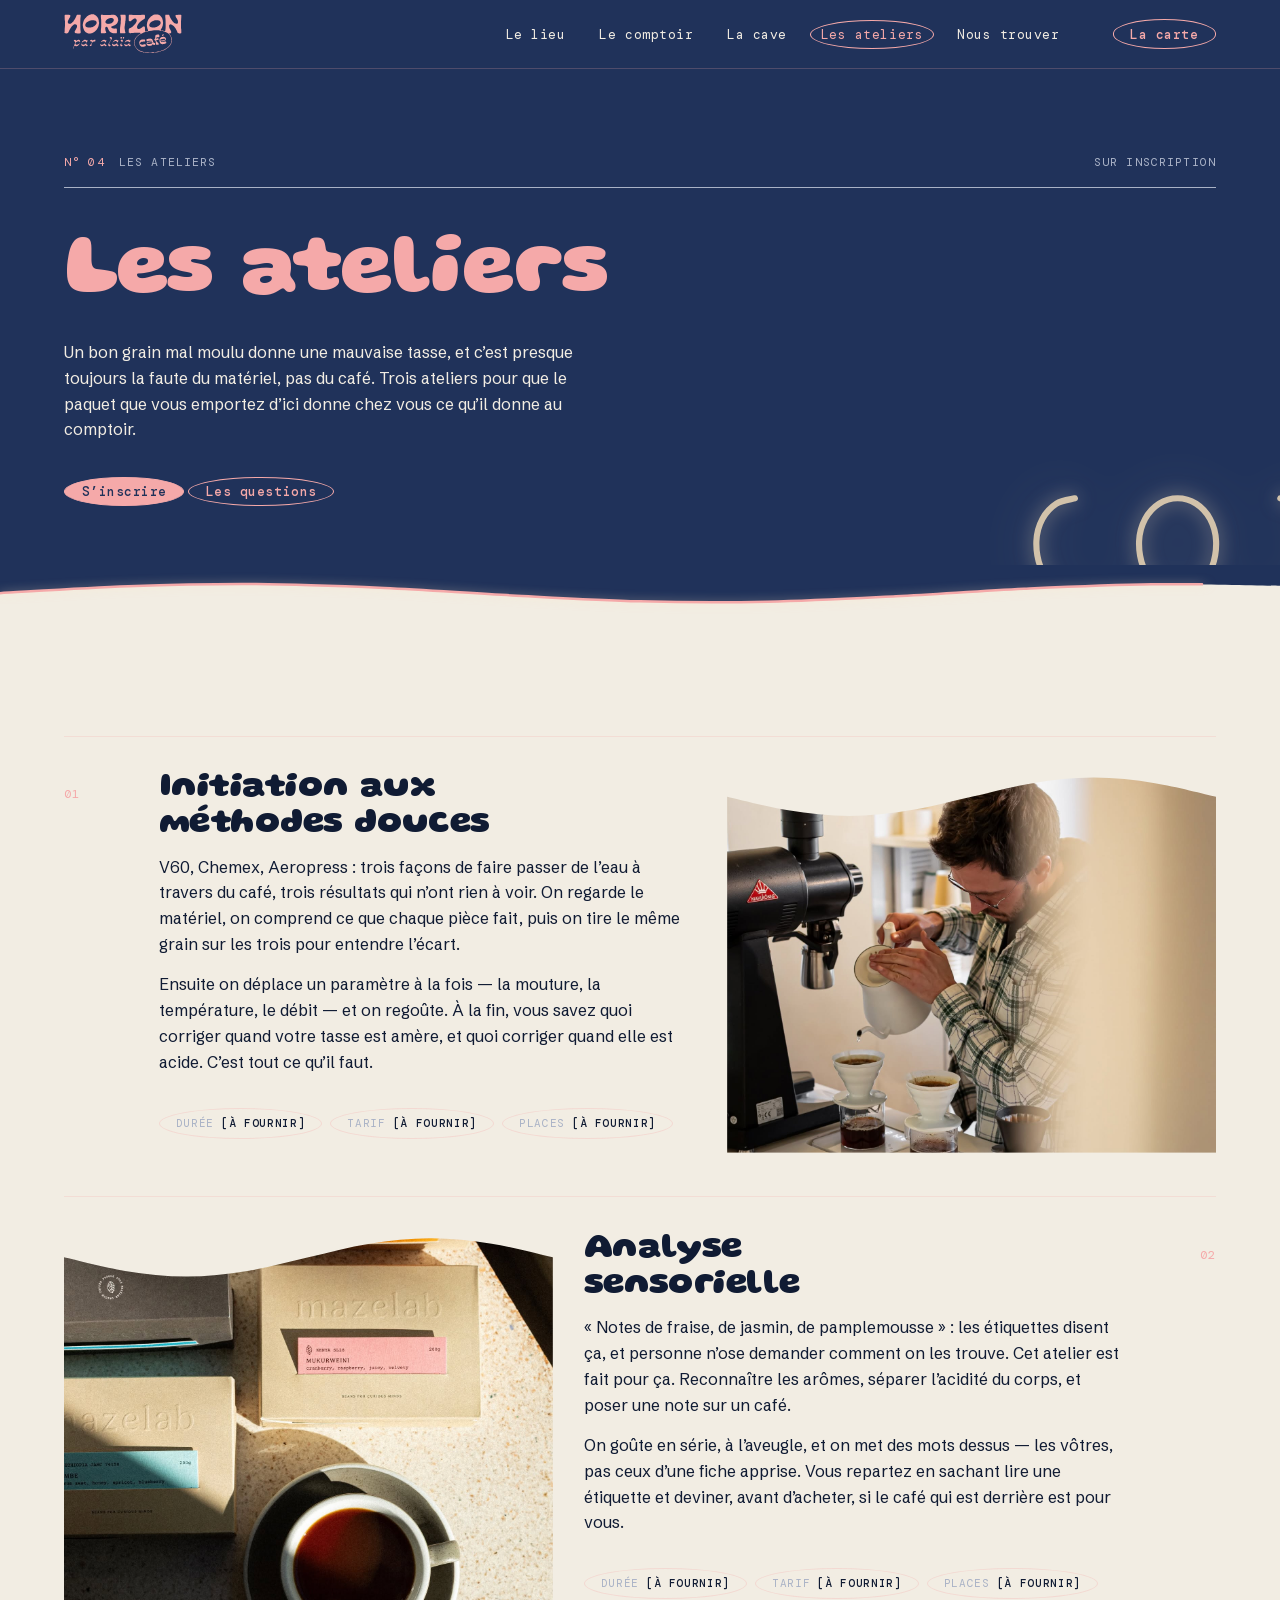
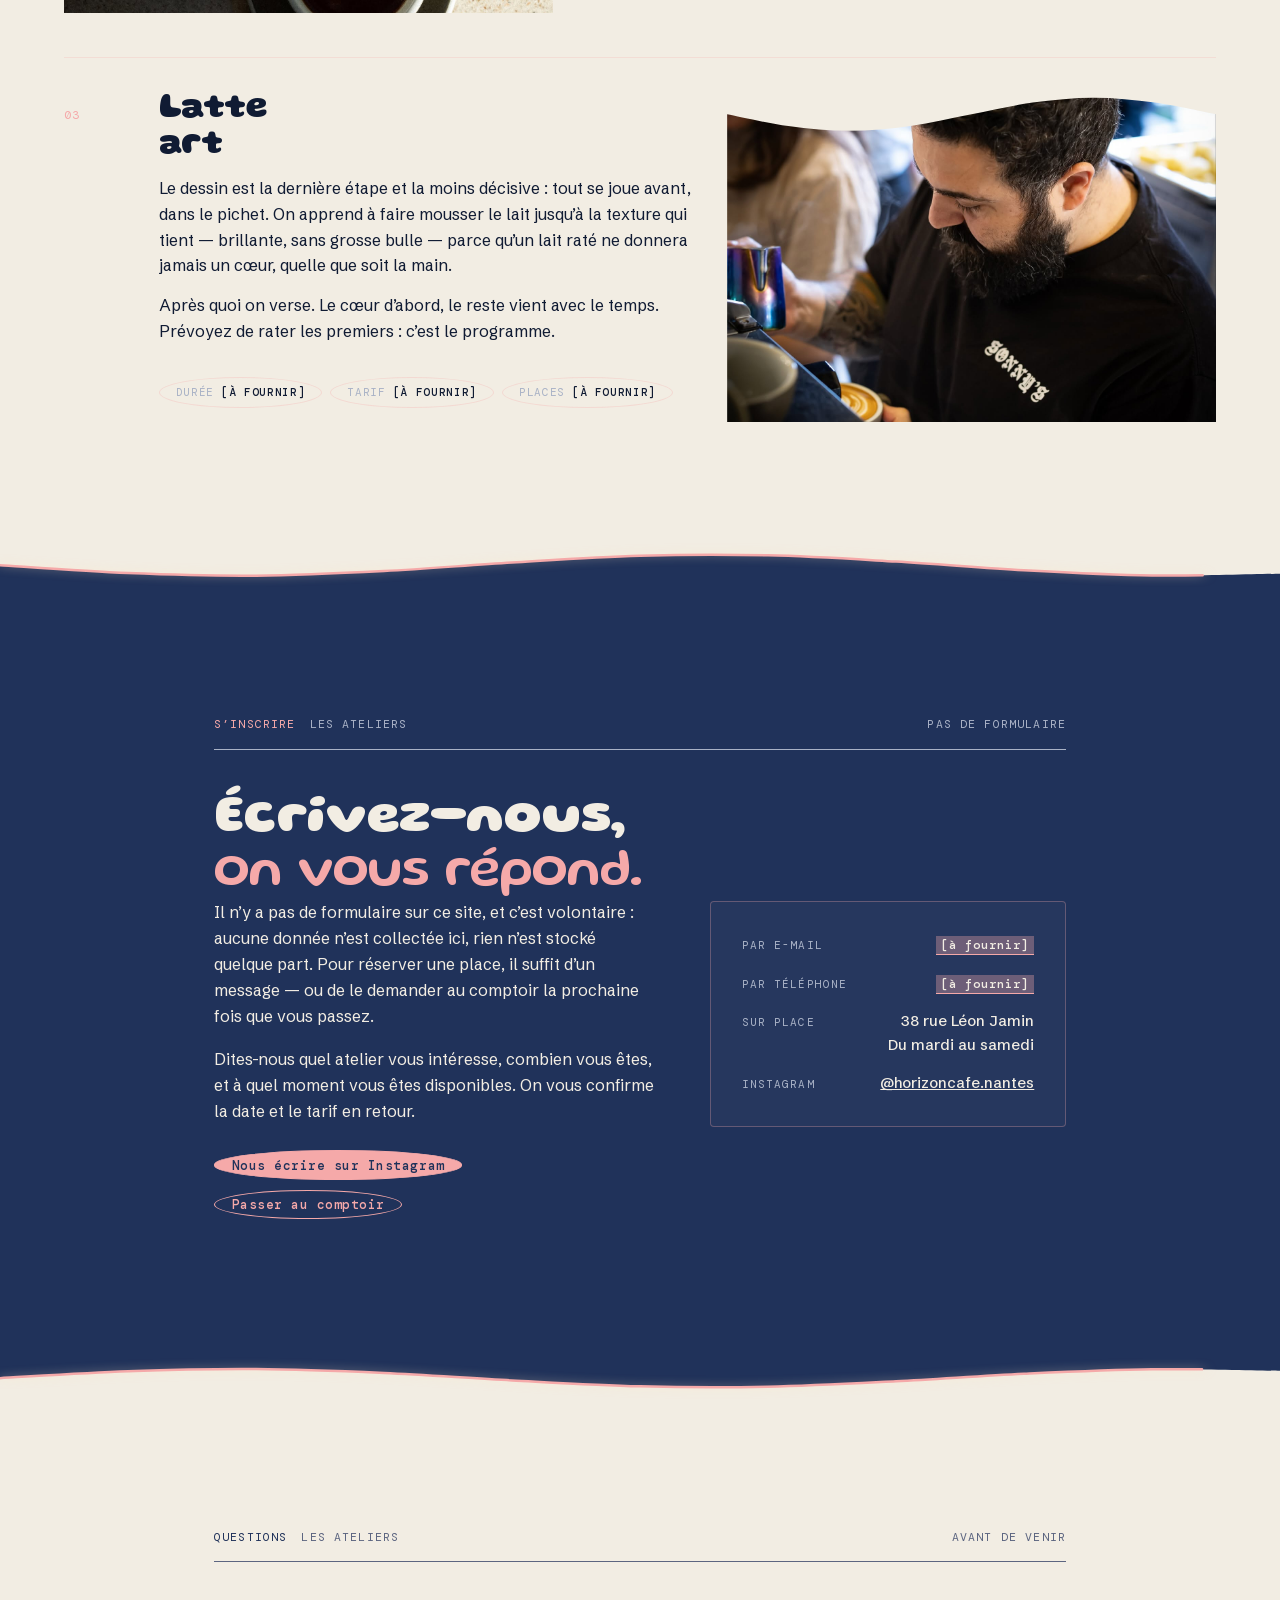
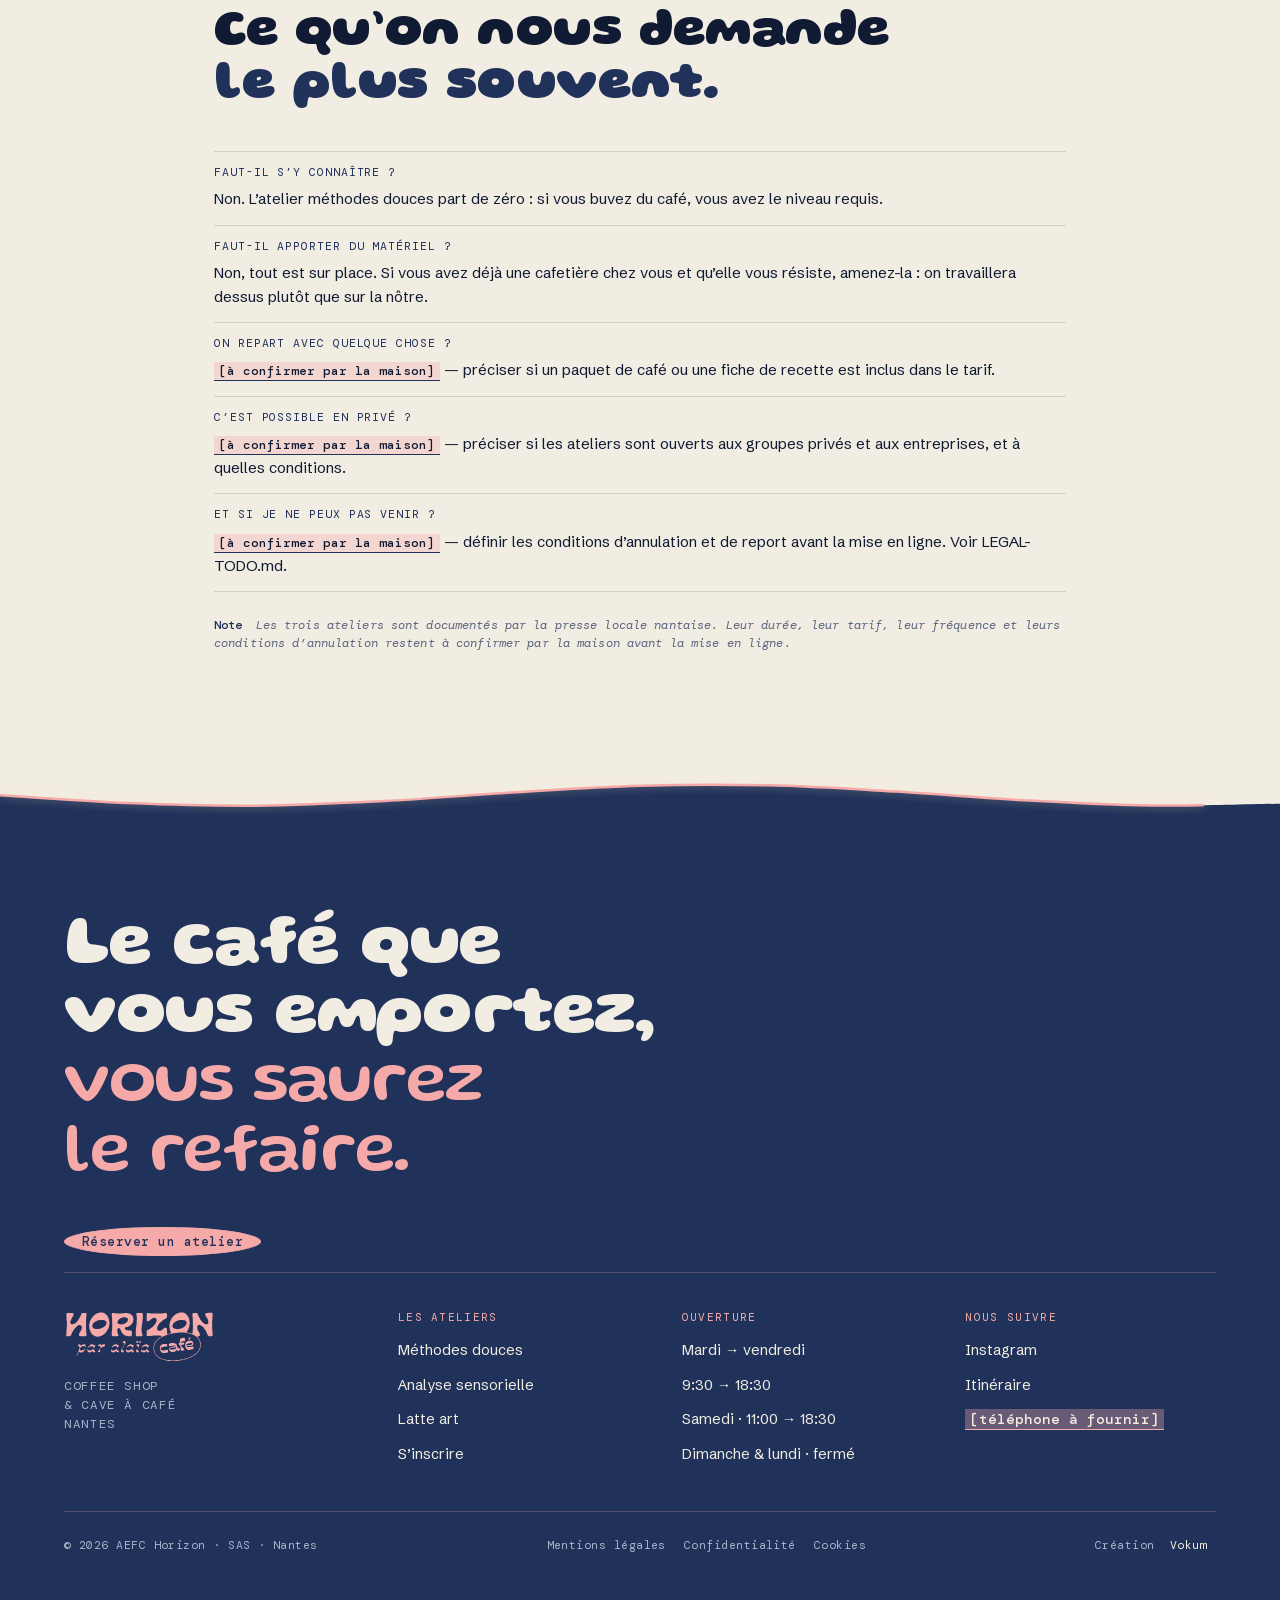
<file: ateliers.html>
<!DOCTYPE html>
<html lang="fr">
<head>
<meta charset="utf-8">
<meta name="viewport" content="width=device-width, initial-scale=1, viewport-fit=cover">
<title>Les ateliers café — Horizon par alaïa café, Nantes</title>
<meta name="description" content="Trois ateliers autour du café de spécialité à Nantes : initiation aux méthodes douces, analyse sensorielle, latte art. Chez Horizon, 38 rue Léon Jamin.">
<meta name="theme-color" content="#20325A">
<link rel="canonical" href="https://horizon-site-one.vercel.app/ateliers.html">
<meta property="og:type" content="article">
<meta property="og:locale" content="fr_FR">
<meta property="og:title" content="Les ateliers café — Horizon, Nantes">
<meta property="og:description" content="Méthodes douces, analyse sensorielle, latte art. Trois ateliers pour ne plus rater un bon grain chez soi.">
<meta property="og:image" content="https://horizon-site-one.vercel.app/assets/img/trois-v60.jpg">
<meta property="og:url" content="https://horizon-site-one.vercel.app/ateliers.html">
<meta name="twitter:card" content="summary_large_image">

<link rel="icon" href="assets/img/favicon.svg" type="image/svg+xml">
<link rel="apple-touch-icon" href="assets/img/icone-180.png">
<link rel="preload" href="assets/font/gluten-400-900-latin.woff2" as="font" type="font/woff2" crossorigin>
<link rel="preload" href="assets/font/schibsted-400-900-latin.woff2" as="font" type="font/woff2" crossorigin>
<link rel="stylesheet" href="assets/css/horizon.css?v=20260717e">
<script>
  document.documentElement.classList.add('js');
  setTimeout(function () {
    if (!window.__horizon) document.documentElement.classList.remove('js');
  }, 2600);
</script>
</head>

<body>
<a class="saut" href="#contenu">Aller au contenu</a>

<svg width="0" height="0" aria-hidden="true" focusable="false" style="position:absolute">
  <defs>
    <clipPath id="coupe-vague" clipPathUnits="objectBoundingBox">
      <path d="M0,0.07C0.0208,0.0759 0.0833,0.097 0.125,0.1054C0.1667,0.1137 0.2083,0.12 0.25,0.12C0.2917,0.12 0.3333,0.1137 0.375,0.1054C0.4167,0.097 0.4583,0.0818 0.5,0.07C0.5417,0.0582 0.5833,0.043 0.625,0.0346C0.6667,0.0263 0.7083,0.02 0.75,0.02C0.7917,0.02 0.8333,0.0263 0.875,0.0346C0.9167,0.043 0.9792,0.0641 1,0.07L1,1L0,1Z"/>
    </clipPath>
    <clipPath id="coupe-creux" clipPathUnits="objectBoundingBox">
      <path d="M0,0.065C0.0208,0.0597 0.0833,0.0407 0.125,0.0332C0.1667,0.0257 0.2083,0.02 0.25,0.02C0.2917,0.02 0.3333,0.0257 0.375,0.0332C0.4167,0.0407 0.4583,0.0544 0.5,0.065C0.5417,0.0756 0.5833,0.0893 0.625,0.0968C0.6667,0.1043 0.7083,0.11 0.75,0.11C0.7917,0.11 0.8333,0.1043 0.875,0.0968C0.9167,0.0893 0.9792,0.0703 1,0.065L1,1L0,1Z"/>
    </clipPath>
  </defs>
</svg>

<header class="enseigne">
  <div class="enseigne__page page">
    <a class="enseigne__logo" href="index.html" aria-label="Horizon par alaïa café — accueil">
      <i class="marque" role="img" aria-hidden="true"></i>
    </a>
    <nav class="enseigne__liens" aria-label="Navigation principale">
      <a class="enseigne__lien" href="index.html#lieu">Le lieu</a>
      <a class="enseigne__lien" href="index.html#comptoir">Le comptoir</a>
      <a class="enseigne__lien" href="index.html#cave">La cave</a>
      <a class="enseigne__lien" href="ateliers.html" aria-current="page">Les ateliers</a>
      <a class="enseigne__lien" href="index.html#trouver">Nous trouver</a>
    </nav>
    <a class="ovale enseigne__cta" href="carte.html">La carte</a>
    <button class="tirette" type="button" aria-expanded="false" aria-controls="tiroir" aria-label="Ouvrir le menu">
      <svg width="26" height="16" viewBox="0 0 26 16" fill="none" aria-hidden="true">
        <path class="tirette__t tirette__h" d="M1 3h24" stroke="currentColor" stroke-width="2" stroke-linecap="round"/>
        <path class="tirette__t tirette__b" d="M1 13h24" stroke="currentColor" stroke-width="2" stroke-linecap="round"/>
      </svg>
    </button>
  </div>
</header>

<div class="tiroir" id="tiroir" data-ouvert="non" aria-hidden="true">
  <a class="tiroir__lien" href="index.html#lieu">Le lieu <span>01</span></a>
  <a class="tiroir__lien" href="index.html#comptoir">Le comptoir <span>02</span></a>
  <a class="tiroir__lien" href="index.html#cave">La cave <span>03</span></a>
  <a class="tiroir__lien" href="carte.html">La carte <span>→</span></a>
  <a class="tiroir__lien" href="index.html#trouver">Nous trouver <span>07</span></a>
  <a class="tiroir__lien" href="index.html">Accueil <span>←</span></a>
  <div class="tiroir__pied">
    <p class="mono">Mardi → vendredi · 9:30 → 18:30<br>Samedi · 11:00 → 18:30<br>Dimanche et lundi · fermé</p>
  </div>
</div>

<main id="contenu">

<!-- ═══ TÊTE ══════════════════════════════════════════════════════════════ -->
<section class="tete" aria-labelledby="t-ateliers" style="position:relative;overflow:hidden">
  <svg class="hero__neon boucle trace" viewBox="0 0 300 145" fill="none" aria-hidden="true"
       style="top:auto;bottom:-14%;right:-4%;width:clamp(180px,24vw,340px);opacity:.8">
    <path d="M49.7,12C46.7,12.9 37,13.9 31.7,17.2C26.4,20.6 21.3,26 18,32.1C14.7,38.2 12.4,46.1 12.1,53.9C11.8,61.7 13,70.8 16.1,79C19.2,87.2 24.3,95.9 30.6,103C36.9,110.1 45.3,116.9 54.2,121.7C63,126.6 73.6,130.3 83.9,132C94.2,133.7 105.5,133.7 115.8,132C126.1,130.3 136.7,126.6 145.5,121.7C154.4,116.9 162.8,110.1 169.1,103C175.4,95.9 180.5,87.2 183.6,79C186.7,70.8 187.9,61.7 187.6,53.9C187.3,46.1 185,38.2 181.7,32.1C178.4,26 173.3,20.6 168,17.2C162.7,13.9 156,12 150,12C144,12 137.3,13.9 132,17.2C126.7,20.6 121.6,26 118.3,32.1C115,38.2 112.7,46.1 112.4,53.9C112.1,61.7 113.3,70.8 116.4,79C119.5,87.2 124.6,95.9 130.9,103C137.2,110.1 145.6,116.9 154.5,121.7C163.3,126.6 173.9,130.3 184.2,132C194.5,133.7 205.8,133.7 216.1,132C226.4,130.3 237,126.6 245.8,121.7C254.7,116.9 263.1,110.1 269.4,103C275.7,95.9 280.8,87.2 283.9,79C287,70.8 288.2,61.7 287.9,53.9C287.6,46.1 285.3,38.2 282,32.1C278.7,26 273.6,20.6 268.3,17.2C263,13.9 253.3,12.9 250.3,12"/>
  </svg>

  <div class="page" style="position:relative;z-index:2">
    <p class="rail"><em>N° 04</em> <span>Les ateliers</span> <span class="rail__titre">Sur inscription</span></p>
    <h1 class="tete__titre" id="t-ateliers">Les ateliers</h1>
    <p class="tete__chapeau">
      Un bon grain mal moulu donne une mauvaise tasse, et c’est presque toujours la faute du
      matériel, pas du café. Trois ateliers pour que le paquet que vous emportez d’ici donne
      chez vous ce qu’il donne au comptoir.
    </p>
    <p style="margin-top:clamp(24px,2.6vw,34px)">
      <a class="ovale ovale--plein" href="#inscrire">S’inscrire</a>
      <a class="ovale" href="#questions">Les questions</a>
    </p>
  </div>
</section>

<div class="bord" data-de="nuit" data-vers="creme" aria-hidden="true">
  <svg class="vague" viewBox="0 0 1200 80" preserveAspectRatio="none">
    <path d="M0,40C20,38.4 80,32.4 120,30.2C160,28.1 200,26.7 240,27.1C280,27.5 320,30 360,32.7C400,35.4 440,40.1 480,43.2C520,46.4 560,50.1 600,51.6C640,53.1 680,53.3 720,52.1C760,50.9 800,47.5 840,44.4C880,41.3 920,36.6 960,33.7C1000,30.9 1040,28 1080,27.3C1120,26.6 1180,29.1 1200,29.5L1200,80L0,80Z"/>
  </svg>
  <svg class="trait trace" viewBox="0 0 1200 80" preserveAspectRatio="none">
    <path d="M0,40C20,38.4 80,32.4 120,30.2C160,28.1 200,26.7 240,27.1C280,27.5 320,30 360,32.7C400,35.4 440,40.1 480,43.2C520,46.4 560,50.1 600,51.6C640,53.1 680,53.3 720,52.1C760,50.9 800,47.5 840,44.4C880,41.3 920,36.6 960,33.7C1000,30.9 1040,28 1080,27.3C1120,26.6 1180,29.1 1200,29.5"/>
  </svg>
</div>

<!-- ═══ LES TROIS ═════════════════════════════════════════════════════════ -->
<section class="bloc bloc--creme" aria-labelledby="t-trois">
  <div class="page">
    <h2 class="filet-invisible" id="t-trois">Les trois ateliers</h2>

    <ol class="ateliers">
      <li class="atelier leve" id="methodes">
        <p class="atelier__num">01</p>
        <div class="atelier__corps">
          <h3 class="atelier__titre">Initiation aux<br>méthodes douces</h3>
          <p>
            V60, Chemex, Aeropress : trois façons de faire passer de l’eau à travers du café,
            trois résultats qui n’ont rien à voir. On regarde le matériel, on comprend ce que
            chaque pièce fait, puis on tire le même grain sur les trois pour entendre l’écart.
          </p>
          <p>
            Ensuite on déplace un paramètre à la fois — la mouture, la température, le débit —
            et on regoûte. À la fin, vous savez quoi corriger quand votre tasse est amère, et
            quoi corriger quand elle est acide. C’est tout ce qu’il faut.
          </p>
          <p class="atelier__specs">
            <span>Durée <span class="manque">[à fournir]</span></span>
            <span>Tarif <span class="manque">[à fournir]</span></span>
            <span>Places <span class="manque">[à fournir]</span></span>
          </p>
        </div>
        <figure class="atelier__photo photo photo--vague revele">
          <img src="assets/img/trois-v60.jpg" width="1440" height="1716" loading="lazy" decoding="async"
               alt="Trois V60 alignés sur leurs balances, un barista versant l’eau en filet sur le premier, les carafes se remplissant de café ambré.">
        </figure>
      </li>

      <li class="atelier leve" id="sensoriel">
        <p class="atelier__num">02</p>
        <div class="atelier__corps">
          <h3 class="atelier__titre">Analyse<br>sensorielle</h3>
          <p>
            « Notes de fraise, de jasmin, de pamplemousse » : les étiquettes disent ça, et
            personne n’ose demander comment on les trouve. Cet atelier est fait pour ça.
            Reconnaître les arômes, séparer l’acidité du corps, et poser une note sur un café.
          </p>
          <p>
            On goûte en série, à l’aveugle, et on met des mots dessus — les vôtres, pas ceux
            d’une fiche apprise. Vous repartez en sachant lire une étiquette et deviner, avant
            d’acheter, si le café qui est derrière est pour vous.
          </p>
          <p class="atelier__specs">
            <span>Durée <span class="manque">[à fournir]</span></span>
            <span>Tarif <span class="manque">[à fournir]</span></span>
            <span>Places <span class="manque">[à fournir]</span></span>
          </p>
        </div>
        <figure class="atelier__photo photo photo--vague revele">
          <img src="assets/img/mazelab-packshot.jpg" width="1440" height="1800" loading="lazy" decoding="async"
               alt="Des coffrets mazelab dans une lumière rasante, leurs étiquettes de couleur annonçant les notes : canneberge, framboise, zeste d’agrume, miel, abricot.">
        </figure>
      </li>

      <li class="atelier leve" id="latte-art">
        <p class="atelier__num">03</p>
        <div class="atelier__corps">
          <h3 class="atelier__titre">Latte<br>art</h3>
          <p>
            Le dessin est la dernière étape et la moins décisive : tout se joue avant, dans le
            pichet. On apprend à faire mousser le lait jusqu’à la texture qui tient — brillante,
            sans grosse bulle — parce qu’un lait raté ne donnera jamais un cœur, quelle que soit
            la main.
          </p>
          <p>
            Après quoi on verse. Le cœur d’abord, le reste vient avec le temps. Prévoyez de rater
            les premiers : c’est le programme.
          </p>
          <p class="atelier__specs">
            <span>Durée <span class="manque">[à fournir]</span></span>
            <span>Tarif <span class="manque">[à fournir]</span></span>
            <span>Places <span class="manque">[à fournir]</span></span>
          </p>
        </div>
        <figure class="atelier__photo photo photo--vague revele">
          <img src="assets/img/barista-latte.jpg" width="1440" height="1919" loading="lazy" decoding="async"
               alt="Un barista en t-shirt noir termine le dessin d’un latte, le pichet incliné au-dessus de la tasse, la rosetta déjà formée.">
        </figure>
      </li>
    </ol>
  </div>
</section>

<div class="bord" data-de="creme" data-vers="nuit" aria-hidden="true">
  <svg class="vague" viewBox="0 0 1200 80" preserveAspectRatio="none">
    <path d="M0,40C20,41.9 80,48.8 120,51.3C160,53.7 200,55.4 240,54.9C280,54.4 320,51.5 360,48.4C400,45.3 440,39.9 480,36.3C520,32.6 560,28.3 600,26.6C640,24.9 680,24.7 720,26.1C760,27.4 800,31.4 840,34.9C880,38.4 920,43.9 960,47.2C1000,50.5 1040,53.8 1080,54.6C1120,55.5 1180,52.6 1200,52.1L1200,80L0,80Z"/>
  </svg>
  <svg class="trait trace" viewBox="0 0 1200 80" preserveAspectRatio="none">
    <path d="M0,40C20,41.9 80,48.8 120,51.3C160,53.7 200,55.4 240,54.9C280,54.4 320,51.5 360,48.4C400,45.3 440,39.9 480,36.3C520,32.6 560,28.3 600,26.6C640,24.9 680,24.7 720,26.1C760,27.4 800,31.4 840,34.9C880,38.4 920,43.9 960,47.2C1000,50.5 1040,53.8 1080,54.6C1120,55.5 1180,52.6 1200,52.1"/>
  </svg>
</div>

<!-- ═══ S'INSCRIRE ════════════════════════════════════════════════════════ -->
<section class="bloc bloc--nuit" id="inscrire" aria-labelledby="t-inscrire">
  <div class="page page--etroit">
    <p class="rail"><em>S’inscrire</em> <span>Les ateliers</span> <span class="rail__titre">Pas de formulaire</span></p>

    <div class="mere">
      <div>
        <h2 class="titre leve" id="t-inscrire">Écrivez-nous, <em>on vous répond.</em></h2>
        <div class="texte leve" style="--retard:1">
          <p>
            Il n’y a pas de formulaire sur ce site, et c’est volontaire : aucune donnée n’est
            collectée ici, rien n’est stocké quelque part. Pour réserver une place, il suffit
            d’un message — ou de le demander au comptoir la prochaine fois que vous passez.
          </p>
          <p>
            Dites-nous quel atelier vous intéresse, combien vous êtes, et à quel moment vous
            êtes disponibles. On vous confirme la date et le tarif en retour.
          </p>
        </div>
        <p class="trouver__actions leve" style="--retard:2">
          <a class="ovale ovale--plein" href="https://www.instagram.com/horizoncafe.nantes/"
             target="_blank" rel="noopener noreferrer">Nous écrire sur Instagram</a>
          <a class="ovale" href="index.html#trouver">Passer au comptoir</a>
        </p>
      </div>

      <div class="mere__carte leve" style="--retard:2">
        <dl>
          <div><dt>Par e-mail</dt><dd><span class="manque">[à fournir]</span></dd></div>
          <div><dt>Par téléphone</dt><dd><span class="manque">[à fournir]</span></dd></div>
          <div><dt>Sur place</dt><dd>38 rue Léon Jamin<br>Du mardi au samedi</dd></div>
          <div><dt>Instagram</dt><dd><a href="https://www.instagram.com/horizoncafe.nantes/" target="_blank" rel="noopener noreferrer">@horizoncafe.nantes</a></dd></div>
        </dl>
      </div>
    </div>
  </div>
</section>

<div class="bord" data-de="nuit" data-vers="creme" aria-hidden="true">
  <svg class="vague" viewBox="0 0 1200 80" preserveAspectRatio="none">
    <path d="M0,40C20,38.4 80,32.4 120,30.2C160,28.1 200,26.7 240,27.1C280,27.5 320,30 360,32.7C400,35.4 440,40.1 480,43.2C520,46.4 560,50.1 600,51.6C640,53.1 680,53.3 720,52.1C760,50.9 800,47.5 840,44.4C880,41.3 920,36.6 960,33.7C1000,30.9 1040,28 1080,27.3C1120,26.6 1180,29.1 1200,29.5L1200,80L0,80Z"/>
  </svg>
  <svg class="trait trace" viewBox="0 0 1200 80" preserveAspectRatio="none">
    <path d="M0,40C20,38.4 80,32.4 120,30.2C160,28.1 200,26.7 240,27.1C280,27.5 320,30 360,32.7C400,35.4 440,40.1 480,43.2C520,46.4 560,50.1 600,51.6C640,53.1 680,53.3 720,52.1C760,50.9 800,47.5 840,44.4C880,41.3 920,36.6 960,33.7C1000,30.9 1040,28 1080,27.3C1120,26.6 1180,29.1 1200,29.5"/>
  </svg>
</div>

<!-- ═══ LES QUESTIONS ═════════════════════════════════════════════════════ -->
<section class="bloc bloc--creme" id="questions" aria-labelledby="t-questions">
  <div class="page page--etroit">
    <p class="rail"><em>Questions</em> <span>Les ateliers</span> <span class="rail__titre">Avant de venir</span></p>
    <h2 class="titre leve" id="t-questions" style="margin-bottom:clamp(26px,3vw,40px)">
      Ce qu’on nous demande <em>le plus souvent.</em>
    </h2>

    <ul class="faits leve" style="--retard:1;margin-top:0">
      <li style="flex-direction:column;align-items:flex-start;gap:6px">
        <span class="faits__quoi" style="width:auto">Faut-il s’y connaître ?</span>
        <span style="font-size:15px">
          Non. L’atelier méthodes douces part de zéro : si vous buvez du café, vous avez le
          niveau requis.
        </span>
      </li>
      <li style="flex-direction:column;align-items:flex-start;gap:6px">
        <span class="faits__quoi" style="width:auto">Faut-il apporter du matériel ?</span>
        <span style="font-size:15px">
          Non, tout est sur place. Si vous avez déjà une cafetière chez vous et qu’elle vous
          résiste, amenez-la : on travaillera dessus plutôt que sur la nôtre.
        </span>
      </li>
      <li style="flex-direction:column;align-items:flex-start;gap:6px">
        <span class="faits__quoi" style="width:auto">On repart avec quelque chose ?</span>
        <span style="font-size:15px">
          <span class="manque">[à confirmer par la maison]</span> — préciser si un paquet de
          café ou une fiche de recette est inclus dans le tarif.
        </span>
      </li>
      <li style="flex-direction:column;align-items:flex-start;gap:6px">
        <span class="faits__quoi" style="width:auto">C’est possible en privé ?</span>
        <span style="font-size:15px">
          <span class="manque">[à confirmer par la maison]</span> — préciser si les ateliers
          sont ouverts aux groupes privés et aux entreprises, et à quelles conditions.
        </span>
      </li>
      <li style="flex-direction:column;align-items:flex-start;gap:6px">
        <span class="faits__quoi" style="width:auto">Et si je ne peux pas venir ?</span>
        <span style="font-size:15px">
          <span class="manque">[à confirmer par la maison]</span> — définir les conditions
          d’annulation et de report avant la mise en ligne. Voir LEGAL-TODO.md.
        </span>
      </li>
    </ul>

    <p class="legende" style="margin-top:24px">
      <b>Note</b> Les trois ateliers sont documentés par la presse locale nantaise. Leur durée,
      leur tarif, leur fréquence et leurs conditions d’annulation restent à confirmer par la
      maison avant la mise en ligne.
    </p>
  </div>
</section>

</main>

<div class="bord" data-de="creme" data-vers="nuit" aria-hidden="true">
  <svg class="vague" viewBox="0 0 1200 80" preserveAspectRatio="none">
    <path d="M0,40C20,41.9 80,48.8 120,51.3C160,53.7 200,55.4 240,54.9C280,54.4 320,51.5 360,48.4C400,45.3 440,39.9 480,36.3C520,32.6 560,28.3 600,26.6C640,24.9 680,24.7 720,26.1C760,27.4 800,31.4 840,34.9C880,38.4 920,43.9 960,47.2C1000,50.5 1040,53.8 1080,54.6C1120,55.5 1180,52.6 1200,52.1L1200,80L0,80Z"/>
  </svg>
  <svg class="trait trace" viewBox="0 0 1200 80" preserveAspectRatio="none">
    <path d="M0,40C20,41.9 80,48.8 120,51.3C160,53.7 200,55.4 240,54.9C280,54.4 320,51.5 360,48.4C400,45.3 440,39.9 480,36.3C520,32.6 560,28.3 600,26.6C640,24.9 680,24.7 720,26.1C760,27.4 800,31.4 840,34.9C880,38.4 920,43.9 960,47.2C1000,50.5 1040,53.8 1080,54.6C1120,55.5 1180,52.6 1200,52.1"/>
  </svg>
</div>

<footer class="pied">
  <div class="page pied__grand">
    <p class="pied__phrase leve">Le café que vous emportez, <em>vous saurez le refaire.</em></p>
    <p class="leve" style="--retard:1">
      <a class="ovale ovale--plein" href="https://www.instagram.com/horizoncafe.nantes/"
         target="_blank" rel="noopener noreferrer">Réserver un atelier</a>
    </p>
    <div class="pied__cols">
      <div>
        <a class="pied__logo" href="index.html" aria-label="Horizon par alaïa café — accueil">
          <i class="marque" role="img" aria-hidden="true"></i>
        </a>
        <p class="mono" style="margin-top:16px">Coffee shop<br>&amp; cave à café<br>Nantes</p>
      </div>
      <div>
        <p class="pied__titre">Les ateliers</p>
        <ul class="pied__liste">
          <li><a href="#methodes">Méthodes douces</a></li>
          <li><a href="#sensoriel">Analyse sensorielle</a></li>
          <li><a href="#latte-art">Latte art</a></li>
          <li><a href="#inscrire">S’inscrire</a></li>
        </ul>
      </div>
      <div>
        <p class="pied__titre">Ouverture</p>
        <ul class="pied__liste">
          <li><span>Mardi → vendredi</span></li>
          <li><span>9:30 → 18:30</span></li>
          <li><span>Samedi · 11:00 → 18:30</span></li>
          <li><span>Dimanche &amp; lundi · fermé</span></li>
        </ul>
      </div>
      <div>
        <p class="pied__titre">Nous suivre</p>
        <ul class="pied__liste">
          <li><a href="https://www.instagram.com/horizoncafe.nantes/" target="_blank" rel="noopener noreferrer">Instagram</a></li>
          <li><a href="index.html#trouver">Itinéraire</a></li>
          <li><span class="manque">[téléphone à fournir]</span></li>
        </ul>
      </div>
    </div>
    <div class="pied__bas">
      <p style="margin:0">© 2026 AEFC Horizon · SAS · Nantes</p>
      <nav class="pied__legaux" aria-label="Liens légaux">
        <a href="mentions-legales.html">Mentions légales</a>
        <a href="confidentialite.html">Confidentialité</a>
        <a href="confidentialite.html#cookies">Cookies</a>
      </nav>
      <p class="signature" style="margin:0">
        Création
        <a href="https://vokumagency.com" target="_blank" rel="noopener noreferrer"
           aria-label="Visiter le site de l’agence Vokum">Vokum</a>
      </p>
    </div>
  </div>
</footer>

<script src="assets/js/horizon.js?v=20260717e" defer></script>
</body>
</html>
</file>
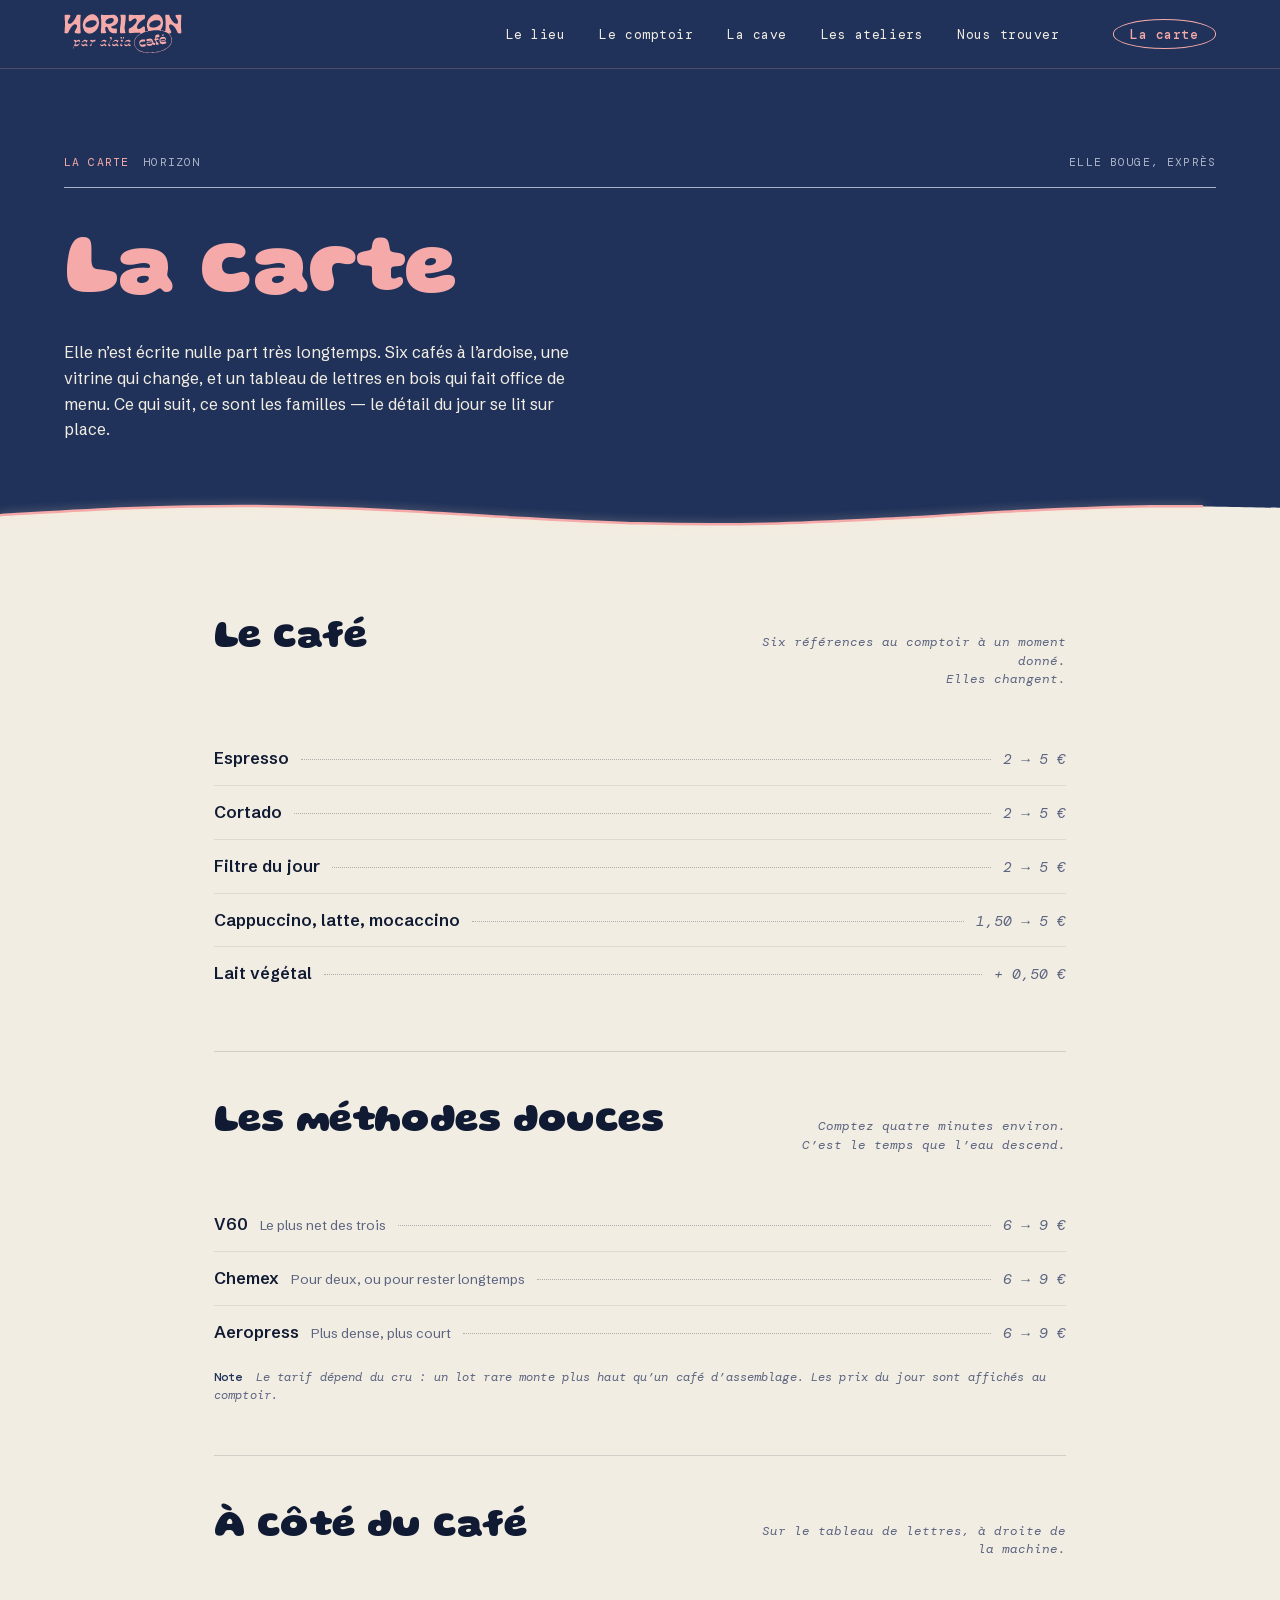
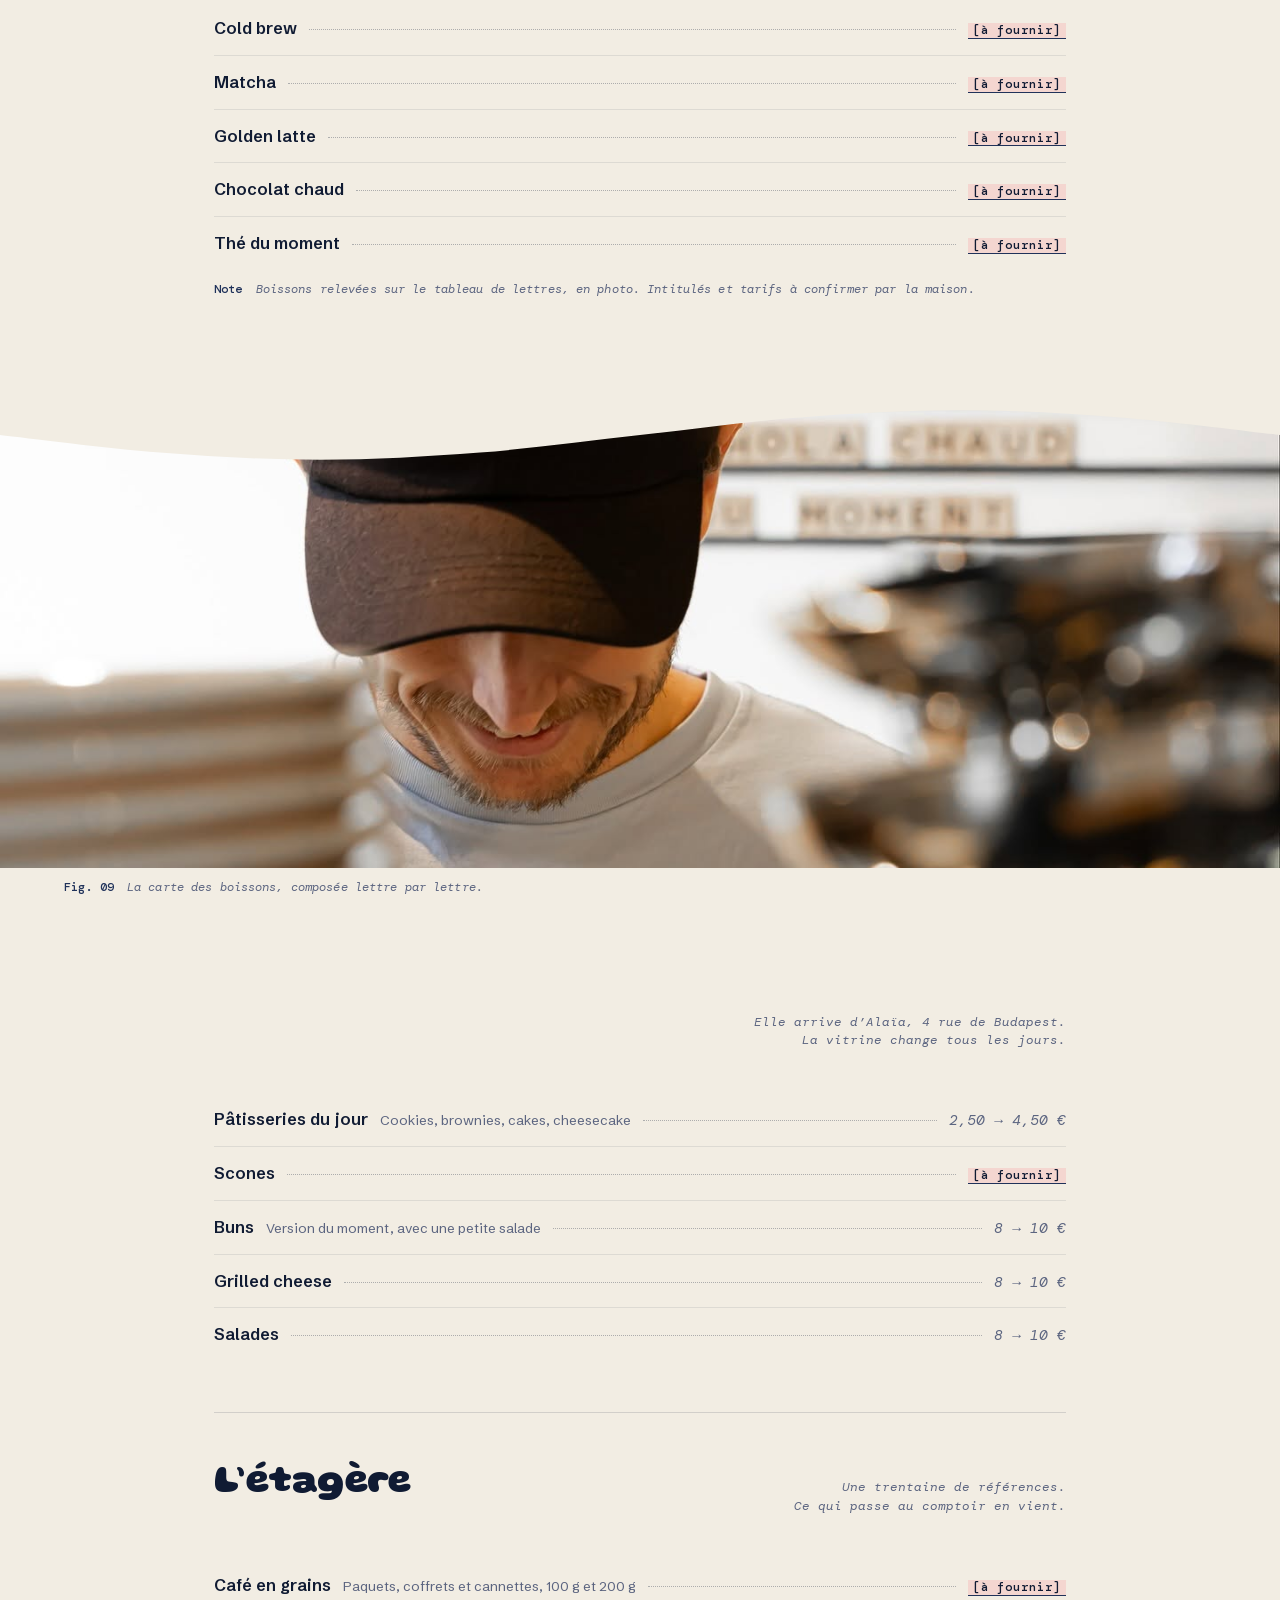
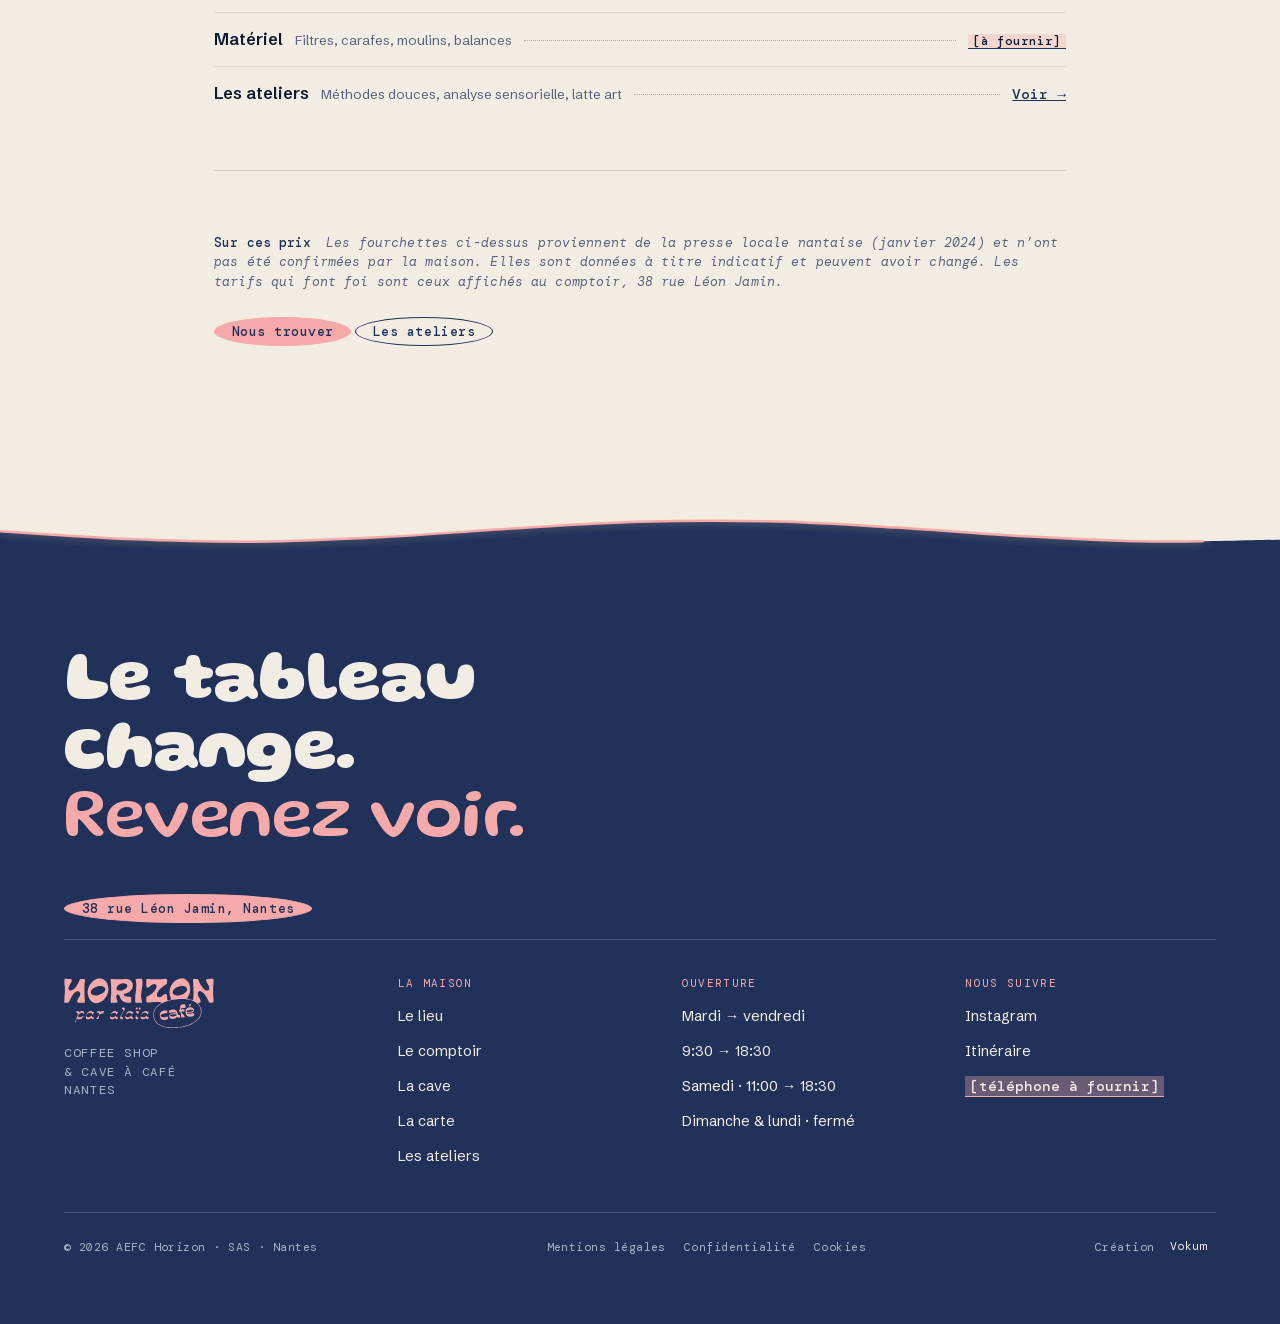
<file: carte.html>
<!DOCTYPE html>
<html lang="fr">
<head>
<meta charset="utf-8">
<meta name="viewport" content="width=device-width, initial-scale=1, viewport-fit=cover">
<title>La carte — Horizon par alaïa café, Nantes</title>
<meta name="description" content="La carte d’Horizon : espresso, cortado, filtre, méthodes douces en V60, Chemex et Aeropress, pâtisseries et snacks de la cuisine d’Alaïa. 38 rue Léon Jamin, Nantes.">
<meta name="theme-color" content="#20325A">
<link rel="canonical" href="https://horizon-site-one.vercel.app/carte.html">
<meta property="og:type" content="article">
<meta property="og:locale" content="fr_FR">
<meta property="og:title" content="La carte — Horizon par alaïa café">
<meta property="og:description" content="Six cafés à l’ardoise, les méthodes douces, et la cuisine qui arrive de la rue de Budapest.">
<meta property="og:image" content="https://horizon-site-one.vercel.app/assets/img/barista-tableau.jpg">
<meta property="og:url" content="https://horizon-site-one.vercel.app/carte.html">
<meta name="twitter:card" content="summary_large_image">

<link rel="icon" href="assets/img/favicon.svg" type="image/svg+xml">
<link rel="apple-touch-icon" href="assets/img/icone-180.png">
<link rel="preload" href="assets/font/gluten-400-900-latin.woff2" as="font" type="font/woff2" crossorigin>
<link rel="preload" href="assets/font/schibsted-400-900-latin.woff2" as="font" type="font/woff2" crossorigin>
<link rel="stylesheet" href="assets/css/horizon.css?v=20260717e">
<script>
  document.documentElement.classList.add('js');
  setTimeout(function () {
    if (!window.__horizon) document.documentElement.classList.remove('js');
  }, 2600);
</script>
</head>

<body>
<a class="saut" href="#contenu">Aller au contenu</a>

<svg width="0" height="0" aria-hidden="true" focusable="false" style="position:absolute">
  <defs>
    <clipPath id="coupe-vague" clipPathUnits="objectBoundingBox">
      <path d="M0,0.07C0.0208,0.0759 0.0833,0.097 0.125,0.1054C0.1667,0.1137 0.2083,0.12 0.25,0.12C0.2917,0.12 0.3333,0.1137 0.375,0.1054C0.4167,0.097 0.4583,0.0818 0.5,0.07C0.5417,0.0582 0.5833,0.043 0.625,0.0346C0.6667,0.0263 0.7083,0.02 0.75,0.02C0.7917,0.02 0.8333,0.0263 0.875,0.0346C0.9167,0.043 0.9792,0.0641 1,0.07L1,1L0,1Z"/>
    </clipPath>
    <clipPath id="coupe-creux" clipPathUnits="objectBoundingBox">
      <path d="M0,0.065C0.0208,0.0597 0.0833,0.0407 0.125,0.0332C0.1667,0.0257 0.2083,0.02 0.25,0.02C0.2917,0.02 0.3333,0.0257 0.375,0.0332C0.4167,0.0407 0.4583,0.0544 0.5,0.065C0.5417,0.0756 0.5833,0.0893 0.625,0.0968C0.6667,0.1043 0.7083,0.11 0.75,0.11C0.7917,0.11 0.8333,0.1043 0.875,0.0968C0.9167,0.0893 0.9792,0.0703 1,0.065L1,1L0,1Z"/>
    </clipPath>
  </defs>
</svg>

<header class="enseigne">
  <div class="enseigne__page page">
    <a class="enseigne__logo" href="index.html" aria-label="Horizon par alaïa café — accueil">
      <i class="marque" role="img" aria-hidden="true"></i>
    </a>
    <nav class="enseigne__liens" aria-label="Navigation principale">
      <a class="enseigne__lien" href="index.html#lieu">Le lieu</a>
      <a class="enseigne__lien" href="index.html#comptoir">Le comptoir</a>
      <a class="enseigne__lien" href="index.html#cave">La cave</a>
      <a class="enseigne__lien" href="ateliers.html">Les ateliers</a>
      <a class="enseigne__lien" href="index.html#trouver">Nous trouver</a>
    </nav>
    <a class="ovale enseigne__cta" href="carte.html" aria-current="page">La carte</a>
    <button class="tirette" type="button" aria-expanded="false" aria-controls="tiroir" aria-label="Ouvrir le menu">
      <svg width="26" height="16" viewBox="0 0 26 16" fill="none" aria-hidden="true">
        <path class="tirette__t tirette__h" d="M1 3h24" stroke="currentColor" stroke-width="2" stroke-linecap="round"/>
        <path class="tirette__t tirette__b" d="M1 13h24" stroke="currentColor" stroke-width="2" stroke-linecap="round"/>
      </svg>
    </button>
  </div>
</header>

<div class="tiroir" id="tiroir" data-ouvert="non" aria-hidden="true">
  <a class="tiroir__lien" href="index.html#lieu">Le lieu <span>01</span></a>
  <a class="tiroir__lien" href="index.html#comptoir">Le comptoir <span>02</span></a>
  <a class="tiroir__lien" href="index.html#cave">La cave <span>03</span></a>
  <a class="tiroir__lien" href="ateliers.html">Les ateliers <span>04</span></a>
  <a class="tiroir__lien" href="index.html#trouver">Nous trouver <span>07</span></a>
  <a class="tiroir__lien" href="index.html">Accueil <span>←</span></a>
  <div class="tiroir__pied">
    <p class="mono">Mardi → vendredi · 9:30 → 18:30<br>Samedi · 11:00 → 18:30<br>Dimanche et lundi · fermé</p>
  </div>
</div>

<main id="contenu">

<!-- ═══ TÊTE ══════════════════════════════════════════════════════════════ -->
<section class="tete" aria-labelledby="t-carte">
  <div class="page">
    <p class="rail"><em>La carte</em> <span>Horizon</span> <span class="rail__titre">Elle bouge, exprès</span></p>
    <h1 class="tete__titre" id="t-carte">La carte</h1>
    <p class="tete__chapeau">
      Elle n’est écrite nulle part très longtemps. Six cafés à l’ardoise, une vitrine qui
      change, et un tableau de lettres en bois qui fait office de menu. Ce qui suit, ce sont
      les familles — le détail du jour se lit sur place.
    </p>
  </div>
</section>

<div class="bord" data-de="nuit" data-vers="creme" aria-hidden="true">
  <svg class="vague" viewBox="0 0 1200 80" preserveAspectRatio="none">
    <path d="M0,40C20,38.4 80,32.4 120,30.2C160,28.1 200,26.7 240,27.1C280,27.5 320,30 360,32.7C400,35.4 440,40.1 480,43.2C520,46.4 560,50.1 600,51.6C640,53.1 680,53.3 720,52.1C760,50.9 800,47.5 840,44.4C880,41.3 920,36.6 960,33.7C1000,30.9 1040,28 1080,27.3C1120,26.6 1180,29.1 1200,29.5L1200,80L0,80Z"/>
  </svg>
  <svg class="trait trace" viewBox="0 0 1200 80" preserveAspectRatio="none">
    <path d="M0,40C20,38.4 80,32.4 120,30.2C160,28.1 200,26.7 240,27.1C280,27.5 320,30 360,32.7C400,35.4 440,40.1 480,43.2C520,46.4 560,50.1 600,51.6C640,53.1 680,53.3 720,52.1C760,50.9 800,47.5 840,44.4C880,41.3 920,36.6 960,33.7C1000,30.9 1040,28 1080,27.3C1120,26.6 1180,29.1 1200,29.5"/>
  </svg>
</div>

<section class="bloc bloc--creme" style="padding-block:clamp(20px,2vw,34px) clamp(60px,7vw,110px)">
  <div class="page page--etroit">

    <!-- ── Le café ────────────────────────────────────────────────────── -->
    <div class="carte-groupe">
      <div class="carte-groupe__tete">
        <h2 class="carte-groupe__titre leve">Le café</h2>
        <p class="carte-groupe__note">Six références au comptoir à un moment donné.<br>Elles changent.</p>
      </div>
      <ul class="lignes leve" style="--retard:1">
        <li>
          <span class="lignes__nom">Espresso</span>
          <span class="lignes__fil"></span>
          <span class="lignes__prix" data-flou>2 → 5 €</span>
        </li>
        <li>
          <span class="lignes__nom">Cortado</span>
          <span class="lignes__fil"></span>
          <span class="lignes__prix" data-flou>2 → 5 €</span>
        </li>
        <li>
          <span class="lignes__nom">Filtre du jour</span>
          <span class="lignes__fil"></span>
          <span class="lignes__prix" data-flou>2 → 5 €</span>
        </li>
        <li>
          <span class="lignes__nom">Cappuccino, latte, mocaccino</span>
          <span class="lignes__fil"></span>
          <span class="lignes__prix" data-flou>1,50 → 5 €</span>
        </li>
        <li>
          <span class="lignes__nom">Lait végétal</span>
          <span class="lignes__fil"></span>
          <span class="lignes__prix" data-flou>+ 0,50 €</span>
        </li>
      </ul>
    </div>

    <!-- ── Les méthodes douces ────────────────────────────────────────── -->
    <div class="carte-groupe">
      <div class="carte-groupe__tete">
        <h2 class="carte-groupe__titre leve">Les méthodes douces</h2>
        <p class="carte-groupe__note">Comptez quatre minutes environ.<br>C’est le temps que l’eau descend.</p>
      </div>
      <ul class="lignes leve" style="--retard:1">
        <li>
          <span class="lignes__nom">V60</span>
          <span class="lignes__desc">Le plus net des trois</span>
          <span class="lignes__fil"></span>
          <span class="lignes__prix" data-flou>6 → 9 €</span>
        </li>
        <li>
          <span class="lignes__nom">Chemex</span>
          <span class="lignes__desc">Pour deux, ou pour rester longtemps</span>
          <span class="lignes__fil"></span>
          <span class="lignes__prix" data-flou>6 → 9 €</span>
        </li>
        <li>
          <span class="lignes__nom">Aeropress</span>
          <span class="lignes__desc">Plus dense, plus court</span>
          <span class="lignes__fil"></span>
          <span class="lignes__prix" data-flou>6 → 9 €</span>
        </li>
      </ul>
      <p class="legende">
        <b>Note</b> Le tarif dépend du cru : un lot rare monte plus haut qu’un café d’assemblage.
        Les prix du jour sont affichés au comptoir.
      </p>
    </div>

    <!-- ── À côté ─────────────────────────────────────────────────────── -->
    <div class="carte-groupe">
      <div class="carte-groupe__tete">
        <h2 class="carte-groupe__titre leve">À côté du café</h2>
        <p class="carte-groupe__note">Sur le tableau de lettres, à droite de la machine.</p>
      </div>
      <ul class="lignes leve" style="--retard:1">
        <li><span class="lignes__nom">Cold brew</span><span class="lignes__fil"></span><span class="lignes__prix manque">[à fournir]</span></li>
        <li><span class="lignes__nom">Matcha</span><span class="lignes__fil"></span><span class="lignes__prix manque">[à fournir]</span></li>
        <li><span class="lignes__nom">Golden latte</span><span class="lignes__fil"></span><span class="lignes__prix manque">[à fournir]</span></li>
        <li><span class="lignes__nom">Chocolat chaud</span><span class="lignes__fil"></span><span class="lignes__prix manque">[à fournir]</span></li>
        <li><span class="lignes__nom">Thé du moment</span><span class="lignes__fil"></span><span class="lignes__prix manque">[à fournir]</span></li>
      </ul>
      <p class="legende">
        <b>Note</b> Boissons relevées sur le tableau de lettres, en photo. Intitulés et tarifs
        à confirmer par la maison.
      </p>
    </div>
  </div>

  <figure class="photo photo--vague revele" style="margin-block:clamp(34px,4vw,58px)">
    <img src="assets/img/barista-tableau.jpg" width="1440" height="1919" loading="lazy" decoding="async"
         style="max-height:52vh;object-fit:cover;object-position:50% 30%;width:100%"
         alt="Le tableau de lettres en bois derrière le comptoir : mocaccino, filtre du jour, à la carte, cold brew, matcha, golden latte, chocolat chaud, thé du moment.">
    <figcaption class="legende page">
      <b>Fig. 09</b> La carte des boissons, composée lettre par lettre.
    </figcaption>
  </figure>

  <div class="page page--etroit">
    <!-- ── La cuisine ─────────────────────────────────────────────────── -->
    <div class="carte-groupe">
      <div class="carte-groupe__tete">
        <h2 class="carte-groupe__titre leve">La cuisine</h2>
        <p class="carte-groupe__note">Elle arrive d’Alaïa, 4 rue de Budapest.<br>La vitrine change tous les jours.</p>
      </div>
      <ul class="lignes leve" style="--retard:1">
        <li>
          <span class="lignes__nom">Pâtisseries du jour</span>
          <span class="lignes__desc">Cookies, brownies, cakes, cheesecake</span>
          <span class="lignes__fil"></span>
          <span class="lignes__prix" data-flou>2,50 → 4,50 €</span>
        </li>
        <li>
          <span class="lignes__nom">Scones</span>
          <span class="lignes__fil"></span>
          <span class="lignes__prix manque">[à fournir]</span>
        </li>
        <li>
          <span class="lignes__nom">Buns</span>
          <span class="lignes__desc">Version du moment, avec une petite salade</span>
          <span class="lignes__fil"></span>
          <span class="lignes__prix" data-flou>8 → 10 €</span>
        </li>
        <li>
          <span class="lignes__nom">Grilled cheese</span>
          <span class="lignes__fil"></span>
          <span class="lignes__prix" data-flou>8 → 10 €</span>
        </li>
        <li>
          <span class="lignes__nom">Salades</span>
          <span class="lignes__fil"></span>
          <span class="lignes__prix" data-flou>8 → 10 €</span>
        </li>
      </ul>
    </div>

    <!-- ── À emporter ─────────────────────────────────────────────────── -->
    <div class="carte-groupe">
      <div class="carte-groupe__tete">
        <h2 class="carte-groupe__titre leve">L’étagère</h2>
        <p class="carte-groupe__note">Une trentaine de références.<br>Ce qui passe au comptoir en vient.</p>
      </div>
      <ul class="lignes leve" style="--retard:1">
        <li>
          <span class="lignes__nom">Café en grains</span>
          <span class="lignes__desc">Paquets, coffrets et cannettes, 100 g et 200 g</span>
          <span class="lignes__fil"></span>
          <span class="lignes__prix manque">[à fournir]</span>
        </li>
        <li>
          <span class="lignes__nom">Matériel</span>
          <span class="lignes__desc">Filtres, carafes, moulins, balances</span>
          <span class="lignes__fil"></span>
          <span class="lignes__prix manque">[à fournir]</span>
        </li>
        <li>
          <span class="lignes__nom">Les ateliers</span>
          <span class="lignes__desc">Méthodes douces, analyse sensorielle, latte art</span>
          <span class="lignes__fil"></span>
          <span class="lignes__prix"><a href="ateliers.html">Voir →</a></span>
        </li>
      </ul>
    </div>

    <!-- ── L'avertissement, en clair ──────────────────────────────────── -->
    <div class="carte-groupe">
      <p class="legende" style="font-size:13px">
        <b>Sur ces prix</b>
        Les fourchettes ci-dessus proviennent de la presse locale nantaise (janvier 2024) et
        n’ont pas été confirmées par la maison. Elles sont données à titre indicatif et
        peuvent avoir changé. Les tarifs qui font foi sont ceux affichés au comptoir,
        38 rue Léon Jamin.
      </p>
      <p style="margin-top:26px">
        <a class="ovale ovale--plein" href="index.html#trouver">Nous trouver</a>
        <a class="ovale" href="ateliers.html">Les ateliers</a>
      </p>
    </div>
  </div>
</section>

</main>

<div class="bord" data-de="creme" data-vers="nuit" aria-hidden="true">
  <svg class="vague" viewBox="0 0 1200 80" preserveAspectRatio="none">
    <path d="M0,40C20,41.9 80,48.8 120,51.3C160,53.7 200,55.4 240,54.9C280,54.4 320,51.5 360,48.4C400,45.3 440,39.9 480,36.3C520,32.6 560,28.3 600,26.6C640,24.9 680,24.7 720,26.1C760,27.4 800,31.4 840,34.9C880,38.4 920,43.9 960,47.2C1000,50.5 1040,53.8 1080,54.6C1120,55.5 1180,52.6 1200,52.1L1200,80L0,80Z"/>
  </svg>
  <svg class="trait trace" viewBox="0 0 1200 80" preserveAspectRatio="none">
    <path d="M0,40C20,41.9 80,48.8 120,51.3C160,53.7 200,55.4 240,54.9C280,54.4 320,51.5 360,48.4C400,45.3 440,39.9 480,36.3C520,32.6 560,28.3 600,26.6C640,24.9 680,24.7 720,26.1C760,27.4 800,31.4 840,34.9C880,38.4 920,43.9 960,47.2C1000,50.5 1040,53.8 1080,54.6C1120,55.5 1180,52.6 1200,52.1"/>
  </svg>
</div>

<footer class="pied">
  <div class="page pied__grand">
    <p class="pied__phrase leve">Le tableau change. <em>Revenez voir.</em></p>
    <p class="leve" style="--retard:1">
      <a class="ovale ovale--plein" href="https://www.google.com/maps/dir/?api=1&amp;destination=38+rue+L%C3%A9on+Jamin+44000+Nantes"
         target="_blank" rel="noopener noreferrer">38 rue Léon Jamin, Nantes</a>
    </p>
    <div class="pied__cols">
      <div>
        <a class="pied__logo" href="index.html" aria-label="Horizon par alaïa café — accueil">
          <i class="marque" role="img" aria-hidden="true"></i>
        </a>
        <p class="mono" style="margin-top:16px">Coffee shop<br>&amp; cave à café<br>Nantes</p>
      </div>
      <div>
        <p class="pied__titre">La maison</p>
        <ul class="pied__liste">
          <li><a href="index.html#lieu">Le lieu</a></li>
          <li><a href="index.html#comptoir">Le comptoir</a></li>
          <li><a href="index.html#cave">La cave</a></li>
          <li><a href="carte.html">La carte</a></li>
          <li><a href="ateliers.html">Les ateliers</a></li>
        </ul>
      </div>
      <div>
        <p class="pied__titre">Ouverture</p>
        <ul class="pied__liste">
          <li><span>Mardi → vendredi</span></li>
          <li><span>9:30 → 18:30</span></li>
          <li><span>Samedi · 11:00 → 18:30</span></li>
          <li><span>Dimanche &amp; lundi · fermé</span></li>
        </ul>
      </div>
      <div>
        <p class="pied__titre">Nous suivre</p>
        <ul class="pied__liste">
          <li><a href="https://www.instagram.com/horizoncafe.nantes/" target="_blank" rel="noopener noreferrer">Instagram</a></li>
          <li><a href="index.html#trouver">Itinéraire</a></li>
          <li><span class="manque">[téléphone à fournir]</span></li>
        </ul>
      </div>
    </div>
    <div class="pied__bas">
      <p style="margin:0">© 2026 AEFC Horizon · SAS · Nantes</p>
      <nav class="pied__legaux" aria-label="Liens légaux">
        <a href="mentions-legales.html">Mentions légales</a>
        <a href="confidentialite.html">Confidentialité</a>
        <a href="confidentialite.html#cookies">Cookies</a>
      </nav>
      <p class="signature" style="margin:0">
        Création
        <a href="https://vokumagency.com" target="_blank" rel="noopener noreferrer"
           aria-label="Visiter le site de l’agence Vokum">Vokum</a>
      </p>
    </div>
  </div>
</footer>

<script src="assets/js/horizon.js?v=20260717e" defer></script>
</body>
</html>
</file>
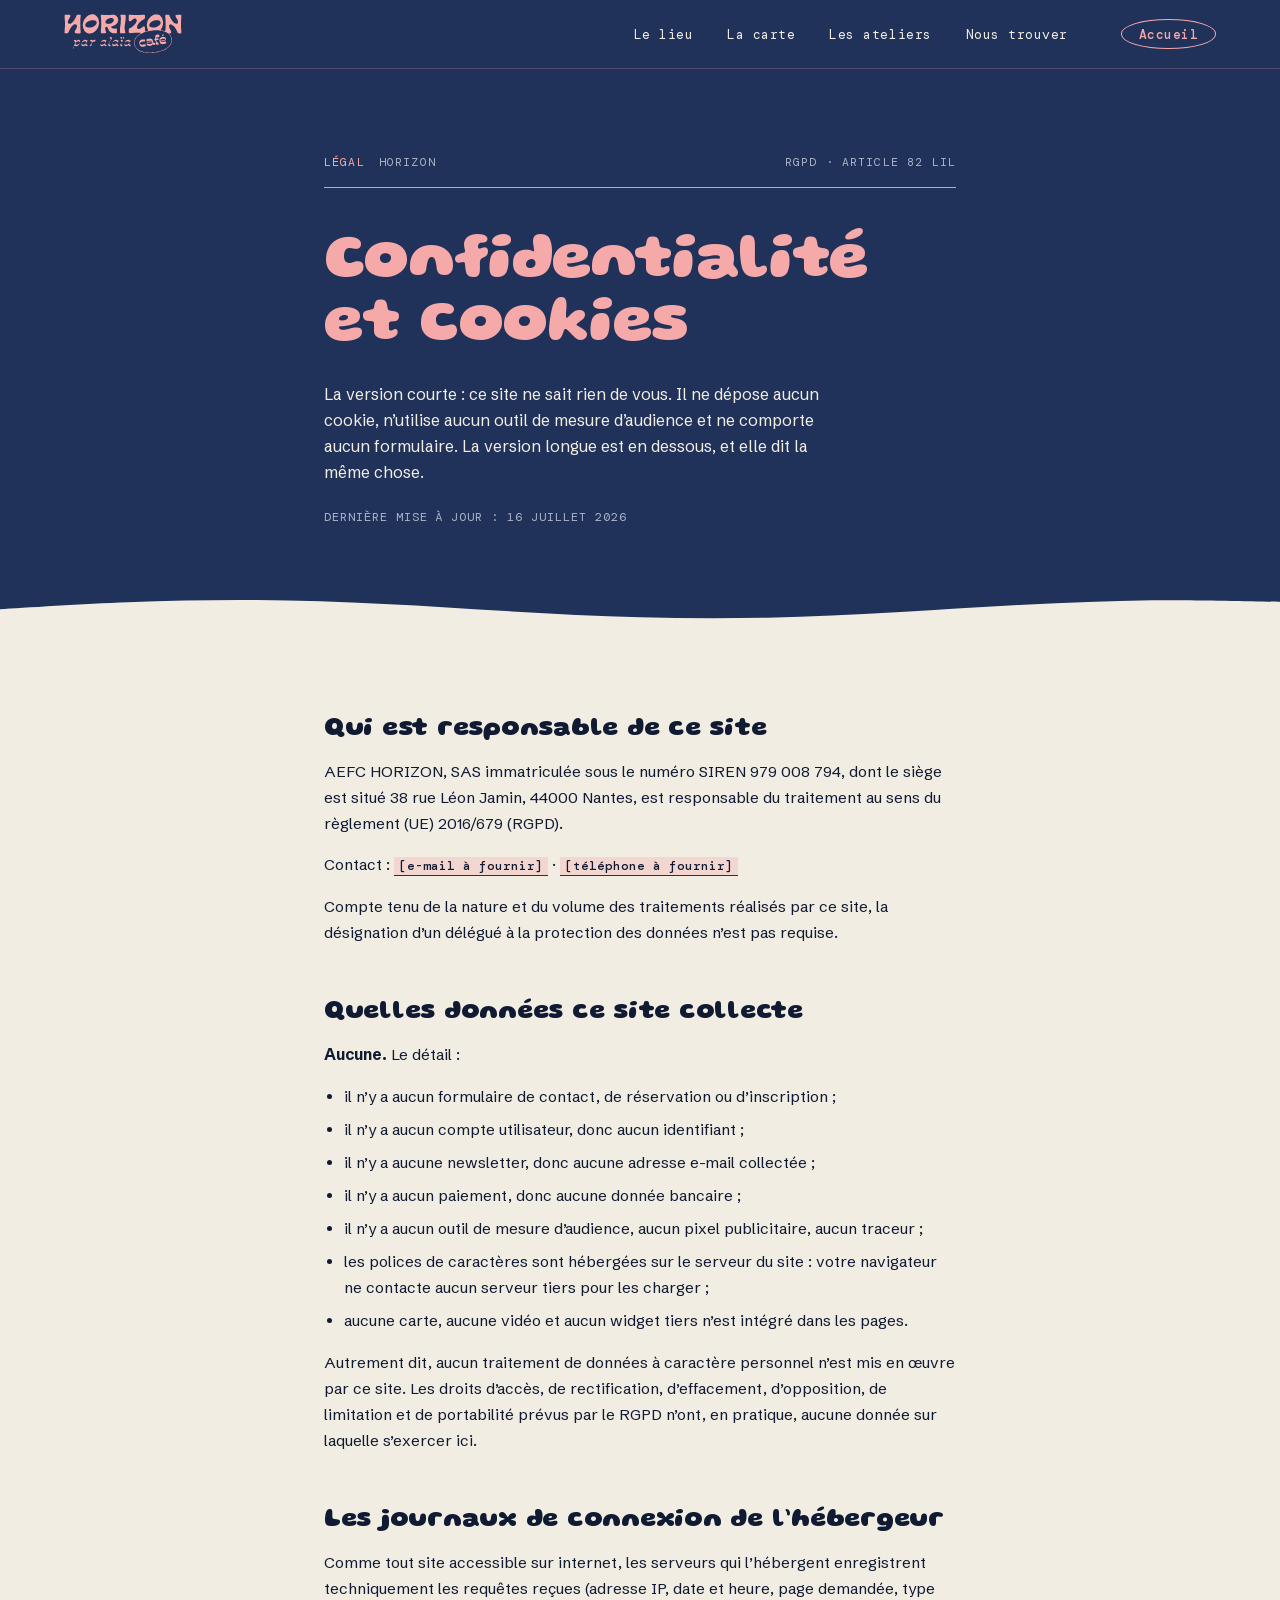
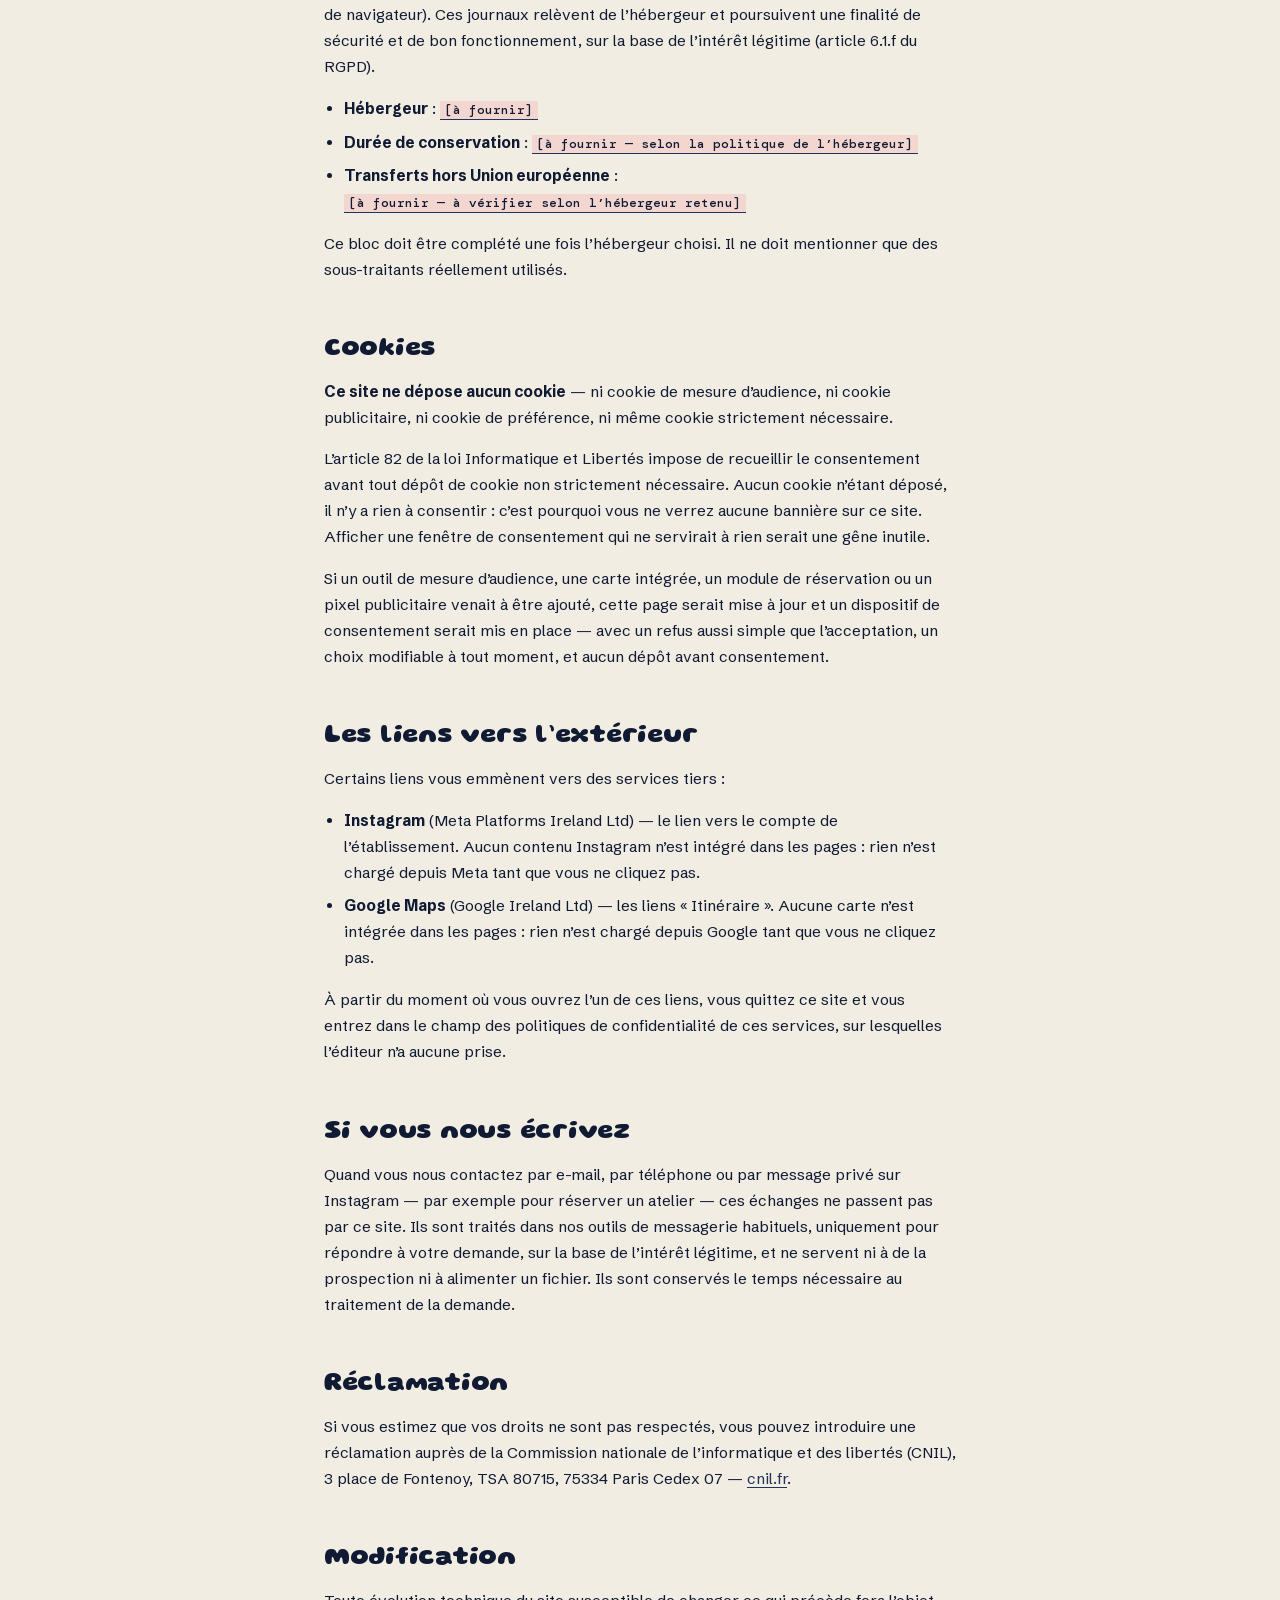
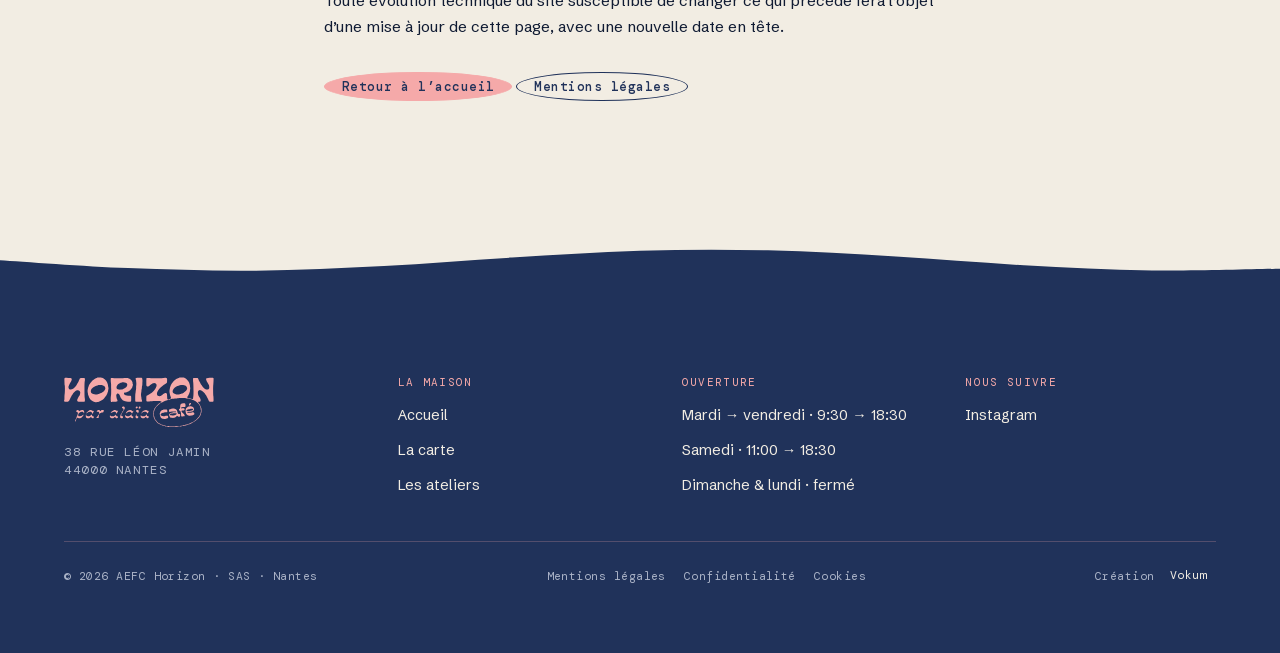
<file: confidentialite.html>
<!DOCTYPE html>
<html lang="fr">
<head>
<meta charset="utf-8">
<meta name="viewport" content="width=device-width, initial-scale=1, viewport-fit=cover">
<title>Confidentialité et cookies — Horizon par alaïa café</title>
<meta name="description" content="Politique de confidentialité et de cookies du site d’Horizon par alaïa café : aucune donnée collectée, aucun cookie déposé, aucun traceur.">
<meta name="robots" content="index, follow">
<meta name="theme-color" content="#20325A">
<link rel="canonical" href="https://horizon-site-one.vercel.app/confidentialite.html">
<link rel="icon" href="assets/img/favicon.svg" type="image/svg+xml">
<link rel="apple-touch-icon" href="assets/img/icone-180.png">
<link rel="stylesheet" href="assets/css/horizon.css?v=20260717e">
<script>
  document.documentElement.classList.add('js');
  setTimeout(function () {
    if (!window.__horizon) document.documentElement.classList.remove('js');
  }, 2600);
</script>
</head>

<body>
<a class="saut" href="#contenu">Aller au contenu</a>

<header class="enseigne">
  <div class="enseigne__page page">
    <a class="enseigne__logo" href="index.html" aria-label="Horizon par alaïa café — accueil">
      <i class="marque" role="img" aria-hidden="true"></i>
    </a>
    <nav class="enseigne__liens" aria-label="Navigation principale">
      <a class="enseigne__lien" href="index.html#lieu">Le lieu</a>
      <a class="enseigne__lien" href="carte.html">La carte</a>
      <a class="enseigne__lien" href="ateliers.html">Les ateliers</a>
      <a class="enseigne__lien" href="index.html#trouver">Nous trouver</a>
    </nav>
    <a class="ovale enseigne__cta" href="index.html">Accueil</a>
    <button class="tirette" type="button" aria-expanded="false" aria-controls="tiroir" aria-label="Ouvrir le menu">
      <svg width="26" height="16" viewBox="0 0 26 16" fill="none" aria-hidden="true">
        <path class="tirette__t tirette__h" d="M1 3h24" stroke="currentColor" stroke-width="2" stroke-linecap="round"/>
        <path class="tirette__t tirette__b" d="M1 13h24" stroke="currentColor" stroke-width="2" stroke-linecap="round"/>
      </svg>
    </button>
  </div>
</header>

<div class="tiroir" id="tiroir" data-ouvert="non" aria-hidden="true">
  <a class="tiroir__lien" href="index.html">Accueil <span>←</span></a>
  <a class="tiroir__lien" href="carte.html">La carte <span>→</span></a>
  <a class="tiroir__lien" href="ateliers.html">Les ateliers <span>04</span></a>
  <a class="tiroir__lien" href="mentions-legales.html">Mentions légales <span>→</span></a>
</div>

<main id="contenu">

<section class="tete">
  <div class="page" style="max-width:760px">
    <p class="rail"><em>Légal</em> <span>Horizon</span> <span class="rail__titre">RGPD · article 82 LIL</span></p>
    <h1 class="tete__titre" style="font-size:clamp(32px,5vw,64px)">Confidentialité<br>et cookies</h1>
    <p class="tete__chapeau">
      La version courte : ce site ne sait rien de vous. Il ne dépose aucun cookie, n’utilise
      aucun outil de mesure d’audience et ne comporte aucun formulaire. La version longue est
      en dessous, et elle dit la même chose.
    </p>
    <p class="legal__maj" style="margin-top:22px;color:var(--brume)">Dernière mise à jour : 16 juillet 2026</p>
  </div>
</section>

<div class="bord" data-de="nuit" data-vers="creme" aria-hidden="true">
  <svg class="vague" viewBox="0 0 1200 80" preserveAspectRatio="none">
    <path d="M0,40C20,38.4 80,32.4 120,30.2C160,28.1 200,26.7 240,27.1C280,27.5 320,30 360,32.7C400,35.4 440,40.1 480,43.2C520,46.4 560,50.1 600,51.6C640,53.1 680,53.3 720,52.1C760,50.9 800,47.5 840,44.4C880,41.3 920,36.6 960,33.7C1000,30.9 1040,28 1080,27.3C1120,26.6 1180,29.1 1200,29.5L1200,80L0,80Z"/>
  </svg>
</div>

<section class="bloc legal" style="padding-top:clamp(16px,2vw,26px)">
  <div class="page">

    <h2>Qui est responsable de ce site</h2>
    <p>
      AEFC HORIZON, SAS immatriculée sous le numéro SIREN 979 008 794, dont le siège est situé
      38 rue Léon Jamin, 44000 Nantes, est responsable du traitement au sens du règlement (UE)
      2016/679 (RGPD).
    </p>
    <p>
      Contact : <span class="manque">[e-mail à fournir]</span> · <span class="manque">[téléphone à fournir]</span>
    </p>
    <p>
      Compte tenu de la nature et du volume des traitements réalisés par ce site, la désignation
      d’un délégué à la protection des données n’est pas requise.
    </p>

    <h2>Quelles données ce site collecte</h2>
    <p><strong>Aucune.</strong> Le détail :</p>
    <ul>
      <li>il n’y a aucun formulaire de contact, de réservation ou d’inscription ;</li>
      <li>il n’y a aucun compte utilisateur, donc aucun identifiant ;</li>
      <li>il n’y a aucune newsletter, donc aucune adresse e-mail collectée ;</li>
      <li>il n’y a aucun paiement, donc aucune donnée bancaire ;</li>
      <li>il n’y a aucun outil de mesure d’audience, aucun pixel publicitaire, aucun traceur ;</li>
      <li>les polices de caractères sont hébergées sur le serveur du site : votre navigateur
          ne contacte aucun serveur tiers pour les charger ;</li>
      <li>aucune carte, aucune vidéo et aucun widget tiers n’est intégré dans les pages.</li>
    </ul>
    <p>
      Autrement dit, aucun traitement de données à caractère personnel n’est mis en œuvre par
      ce site. Les droits d’accès, de rectification, d’effacement, d’opposition, de limitation
      et de portabilité prévus par le RGPD n’ont, en pratique, aucune donnée sur laquelle
      s’exercer ici.
    </p>

    <h2>Les journaux de connexion de l’hébergeur</h2>
    <p>
      Comme tout site accessible sur internet, les serveurs qui l’hébergent enregistrent
      techniquement les requêtes reçues (adresse IP, date et heure, page demandée, type de
      navigateur). Ces journaux relèvent de l’hébergeur et poursuivent une finalité de sécurité
      et de bon fonctionnement, sur la base de l’intérêt légitime (article 6.1.f du RGPD).
    </p>
    <ul>
      <li><strong>Hébergeur</strong> : <span class="manque">[à fournir]</span></li>
      <li><strong>Durée de conservation</strong> : <span class="manque">[à fournir — selon la politique de l’hébergeur]</span></li>
      <li><strong>Transferts hors Union européenne</strong> : <span class="manque">[à fournir — à vérifier selon l’hébergeur retenu]</span></li>
    </ul>
    <p>
      Ce bloc doit être complété une fois l’hébergeur choisi. Il ne doit mentionner que des
      sous-traitants réellement utilisés.
    </p>

    <h2 id="cookies">Cookies</h2>
    <p>
      <strong>Ce site ne dépose aucun cookie</strong> — ni cookie de mesure d’audience, ni
      cookie publicitaire, ni cookie de préférence, ni même cookie strictement nécessaire.
    </p>
    <p>
      L’article 82 de la loi Informatique et Libertés impose de recueillir le consentement
      avant tout dépôt de cookie non strictement nécessaire. Aucun cookie n’étant déposé,
      il n’y a rien à consentir : c’est pourquoi vous ne verrez aucune bannière sur ce site.
      Afficher une fenêtre de consentement qui ne servirait à rien serait une gêne inutile.
    </p>
    <p>
      Si un outil de mesure d’audience, une carte intégrée, un module de réservation ou un
      pixel publicitaire venait à être ajouté, cette page serait mise à jour et un dispositif
      de consentement serait mis en place — avec un refus aussi simple que l’acceptation, un
      choix modifiable à tout moment, et aucun dépôt avant consentement.
    </p>

    <h2>Les liens vers l’extérieur</h2>
    <p>
      Certains liens vous emmènent vers des services tiers :
    </p>
    <ul>
      <li><strong>Instagram</strong> (Meta Platforms Ireland Ltd) — le lien vers le compte de
          l’établissement. Aucun contenu Instagram n’est intégré dans les pages : rien n’est
          chargé depuis Meta tant que vous ne cliquez pas.</li>
      <li><strong>Google Maps</strong> (Google Ireland Ltd) — les liens « Itinéraire ». Aucune
          carte n’est intégrée dans les pages : rien n’est chargé depuis Google tant que vous
          ne cliquez pas.</li>
    </ul>
    <p>
      À partir du moment où vous ouvrez l’un de ces liens, vous quittez ce site et vous entrez
      dans le champ des politiques de confidentialité de ces services, sur lesquelles l’éditeur
      n’a aucune prise.
    </p>

    <h2>Si vous nous écrivez</h2>
    <p>
      Quand vous nous contactez par e-mail, par téléphone ou par message privé sur Instagram —
      par exemple pour réserver un atelier — ces échanges ne passent pas par ce site. Ils sont
      traités dans nos outils de messagerie habituels, uniquement pour répondre à votre demande,
      sur la base de l’intérêt légitime, et ne servent ni à de la prospection ni à alimenter un
      fichier. Ils sont conservés le temps nécessaire au traitement de la demande.
    </p>

    <h2>Réclamation</h2>
    <p>
      Si vous estimez que vos droits ne sont pas respectés, vous pouvez introduire une
      réclamation auprès de la Commission nationale de l’informatique et des libertés (CNIL),
      3 place de Fontenoy, TSA 80715, 75334 Paris Cedex 07 —
      <a href="https://www.cnil.fr" target="_blank" rel="noopener noreferrer">cnil.fr</a>.
    </p>

    <h2>Modification</h2>
    <p>
      Toute évolution technique du site susceptible de changer ce qui précède fera l’objet
      d’une mise à jour de cette page, avec une nouvelle date en tête.
    </p>

    <p style="margin-top:32px">
      <a class="ovale ovale--plein" href="index.html">Retour à l’accueil</a>
      <a class="ovale" href="mentions-legales.html">Mentions légales</a>
    </p>
  </div>
</section>

</main>

<div class="bord" data-de="creme" data-vers="nuit" aria-hidden="true">
  <svg class="vague" viewBox="0 0 1200 80" preserveAspectRatio="none">
    <path d="M0,40C20,41.9 80,48.8 120,51.3C160,53.7 200,55.4 240,54.9C280,54.4 320,51.5 360,48.4C400,45.3 440,39.9 480,36.3C520,32.6 560,28.3 600,26.6C640,24.9 680,24.7 720,26.1C760,27.4 800,31.4 840,34.9C880,38.4 920,43.9 960,47.2C1000,50.5 1040,53.8 1080,54.6C1120,55.5 1180,52.6 1200,52.1L1200,80L0,80Z"/>
  </svg>
</div>

<footer class="pied">
  <div class="page pied__grand">
    <div class="pied__cols" style="border-top:0;padding-top:0">
      <div>
        <a class="pied__logo" href="index.html" aria-label="Horizon par alaïa café — accueil">
          <i class="marque" role="img" aria-hidden="true"></i>
        </a>
        <p class="mono" style="margin-top:16px">38 rue Léon Jamin<br>44000 Nantes</p>
      </div>
      <div>
        <p class="pied__titre">La maison</p>
        <ul class="pied__liste">
          <li><a href="index.html">Accueil</a></li>
          <li><a href="carte.html">La carte</a></li>
          <li><a href="ateliers.html">Les ateliers</a></li>
        </ul>
      </div>
      <div>
        <p class="pied__titre">Ouverture</p>
        <ul class="pied__liste">
          <li><span>Mardi → vendredi · 9:30 → 18:30</span></li>
          <li><span>Samedi · 11:00 → 18:30</span></li>
          <li><span>Dimanche &amp; lundi · fermé</span></li>
        </ul>
      </div>
      <div>
        <p class="pied__titre">Nous suivre</p>
        <ul class="pied__liste">
          <li><a href="https://www.instagram.com/horizoncafe.nantes/" target="_blank" rel="noopener noreferrer">Instagram</a></li>
        </ul>
      </div>
    </div>
    <div class="pied__bas">
      <p style="margin:0">© 2026 AEFC Horizon · SAS · Nantes</p>
      <nav class="pied__legaux" aria-label="Liens légaux">
        <a href="mentions-legales.html">Mentions légales</a>
        <a href="confidentialite.html" aria-current="page">Confidentialité</a>
        <a href="#cookies">Cookies</a>
      </nav>
      <p class="signature" style="margin:0">
        Création
        <a href="https://vokumagency.com" target="_blank" rel="noopener noreferrer"
           aria-label="Visiter le site de l’agence Vokum">Vokum</a>
      </p>
    </div>
  </div>
</footer>

<script src="assets/js/horizon.js?v=20260717e" defer></script>
</body>
</html>
</file>
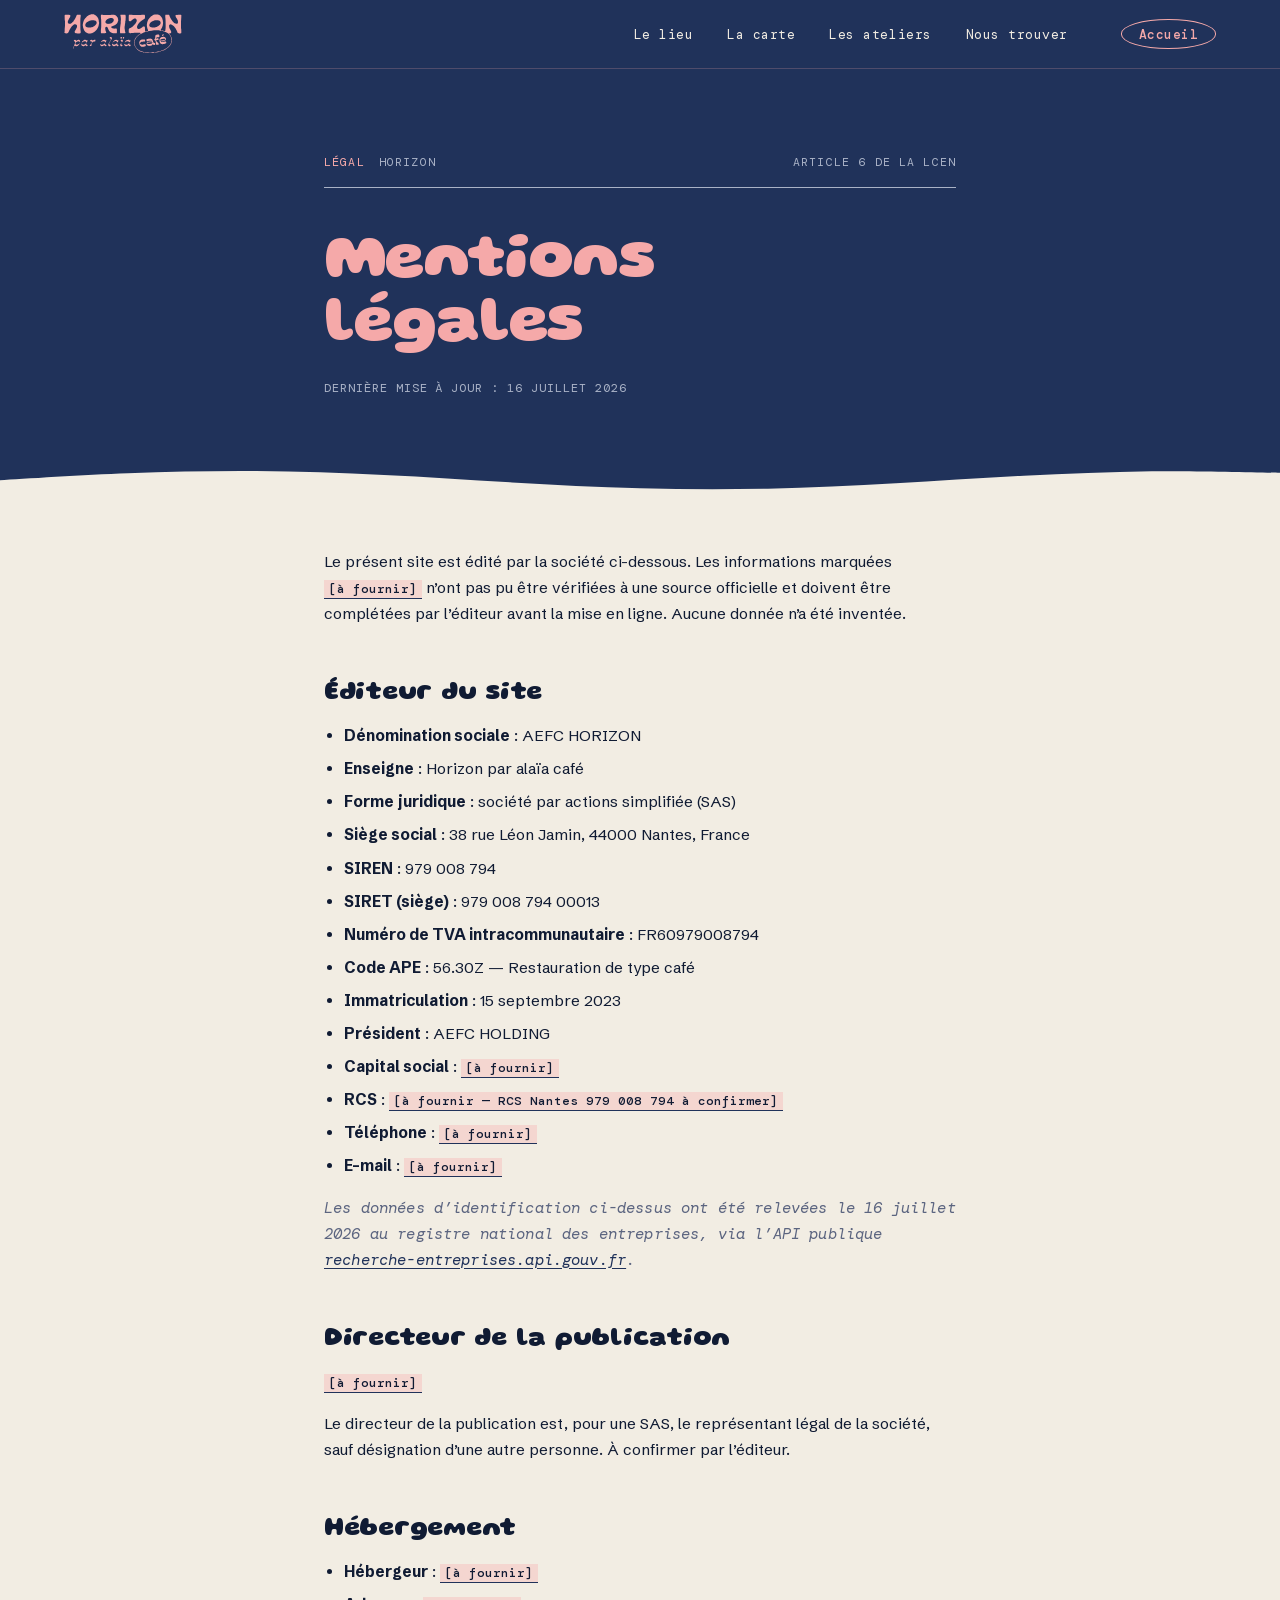
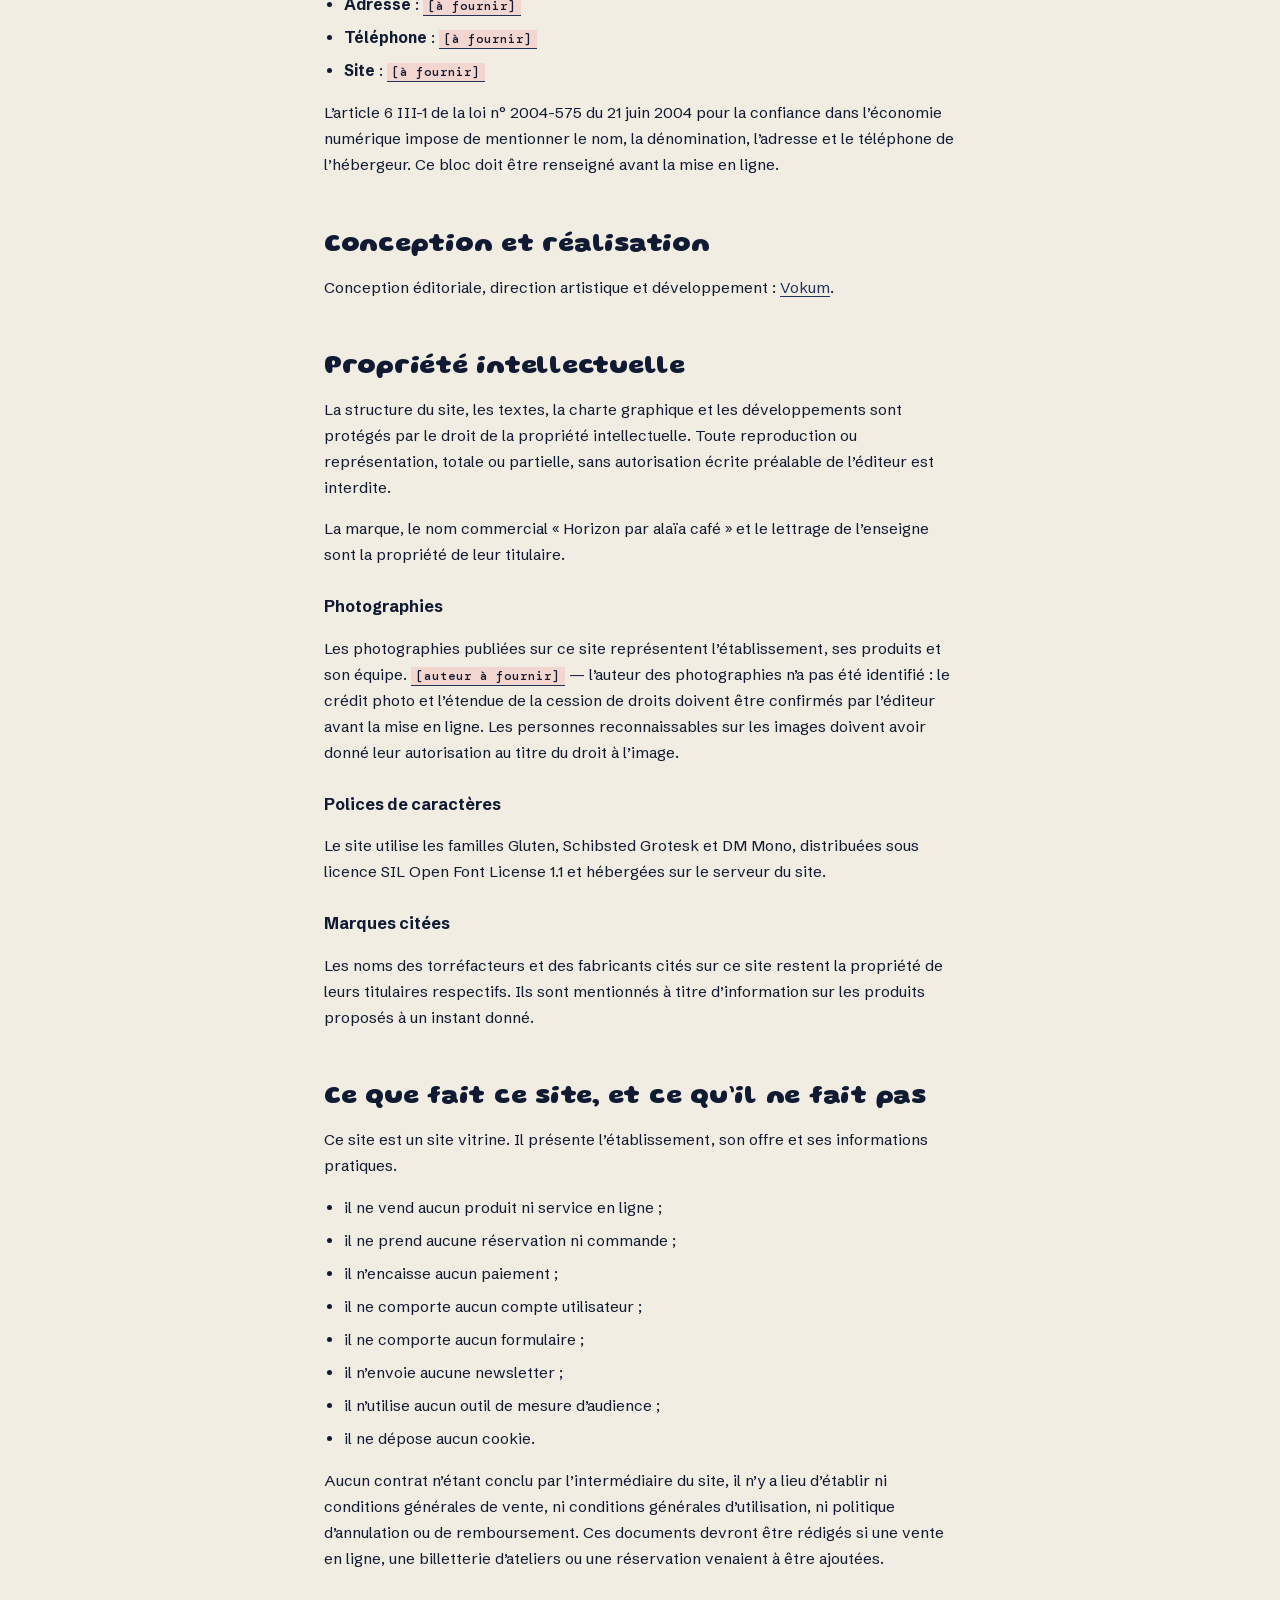
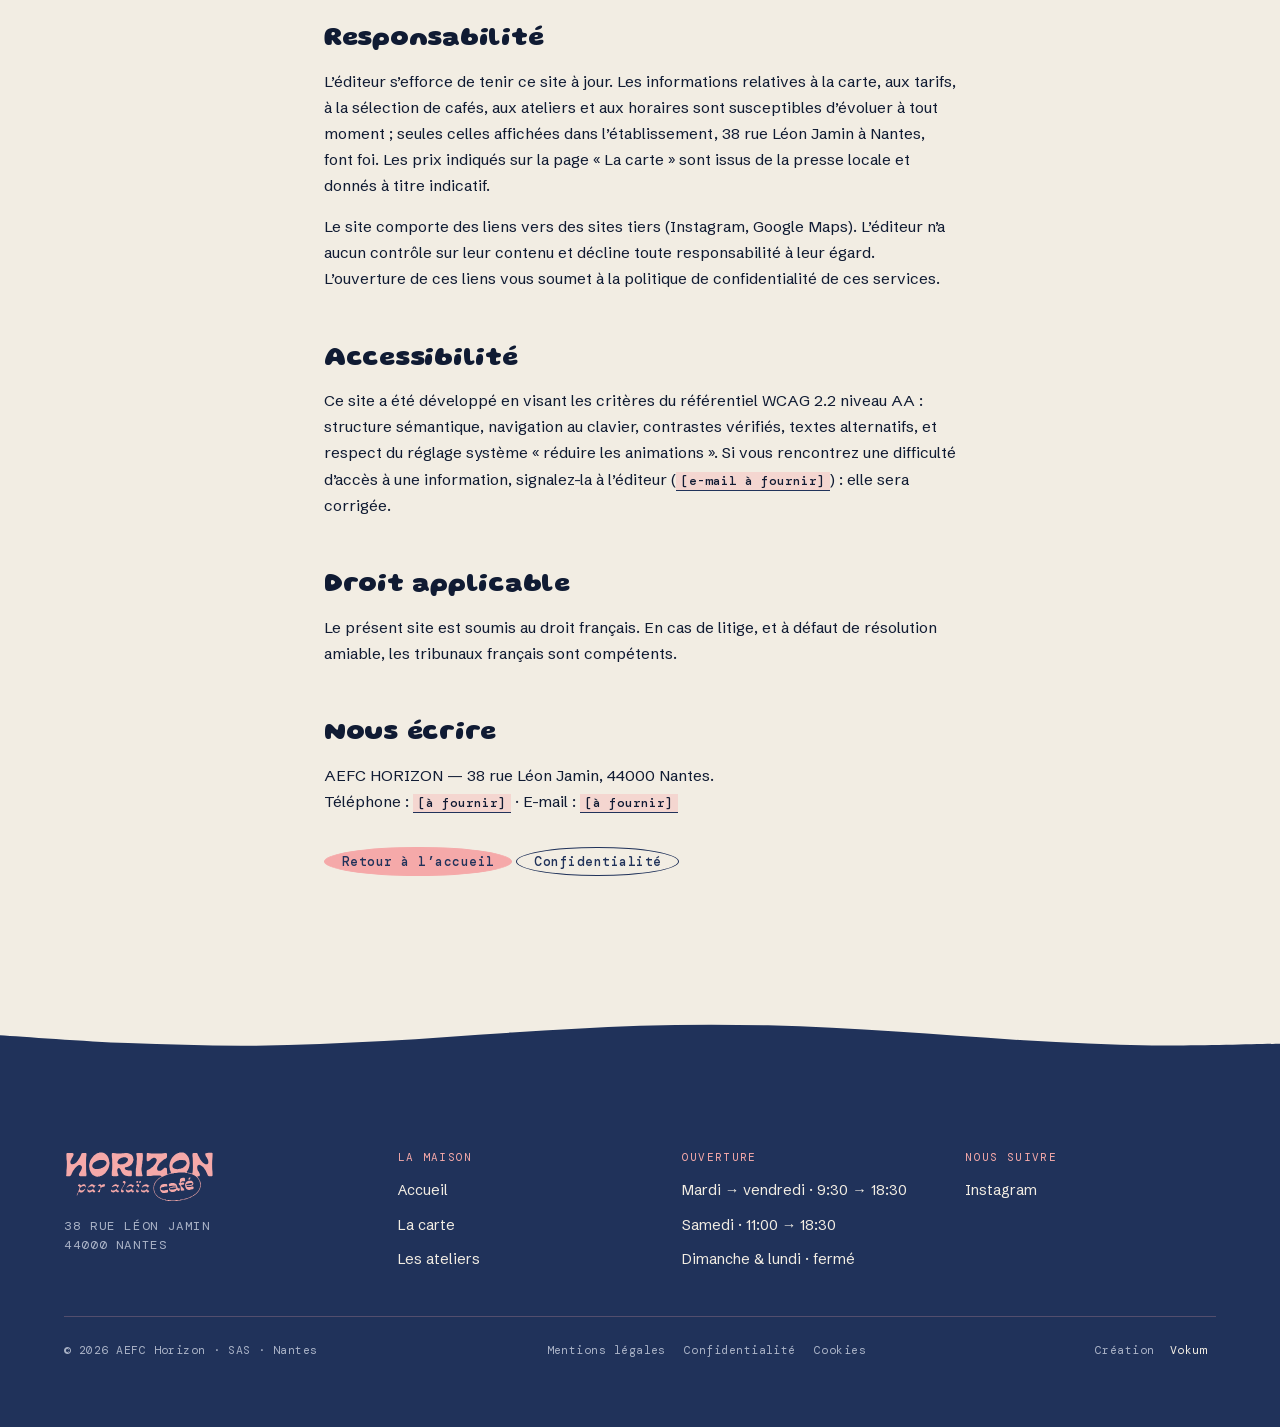
<file: mentions-legales.html>
<!DOCTYPE html>
<html lang="fr">
<head>
<meta charset="utf-8">
<meta name="viewport" content="width=device-width, initial-scale=1, viewport-fit=cover">
<title>Mentions légales — Horizon par alaïa café</title>
<meta name="description" content="Mentions légales du site d’Horizon par alaïa café, 38 rue Léon Jamin, 44000 Nantes.">
<meta name="robots" content="index, follow">
<meta name="theme-color" content="#20325A">
<link rel="canonical" href="https://horizon-site-one.vercel.app/mentions-legales.html">
<link rel="icon" href="assets/img/favicon.svg" type="image/svg+xml">
<link rel="apple-touch-icon" href="assets/img/icone-180.png">
<link rel="stylesheet" href="assets/css/horizon.css?v=20260717e">
<script>
  document.documentElement.classList.add('js');
  setTimeout(function () {
    if (!window.__horizon) document.documentElement.classList.remove('js');
  }, 2600);
</script>
</head>

<body>
<a class="saut" href="#contenu">Aller au contenu</a>

<header class="enseigne">
  <div class="enseigne__page page">
    <a class="enseigne__logo" href="index.html" aria-label="Horizon par alaïa café — accueil">
      <i class="marque" role="img" aria-hidden="true"></i>
    </a>
    <nav class="enseigne__liens" aria-label="Navigation principale">
      <a class="enseigne__lien" href="index.html#lieu">Le lieu</a>
      <a class="enseigne__lien" href="carte.html">La carte</a>
      <a class="enseigne__lien" href="ateliers.html">Les ateliers</a>
      <a class="enseigne__lien" href="index.html#trouver">Nous trouver</a>
    </nav>
    <a class="ovale enseigne__cta" href="index.html">Accueil</a>
    <button class="tirette" type="button" aria-expanded="false" aria-controls="tiroir" aria-label="Ouvrir le menu">
      <svg width="26" height="16" viewBox="0 0 26 16" fill="none" aria-hidden="true">
        <path class="tirette__t tirette__h" d="M1 3h24" stroke="currentColor" stroke-width="2" stroke-linecap="round"/>
        <path class="tirette__t tirette__b" d="M1 13h24" stroke="currentColor" stroke-width="2" stroke-linecap="round"/>
      </svg>
    </button>
  </div>
</header>

<div class="tiroir" id="tiroir" data-ouvert="non" aria-hidden="true">
  <a class="tiroir__lien" href="index.html">Accueil <span>←</span></a>
  <a class="tiroir__lien" href="carte.html">La carte <span>→</span></a>
  <a class="tiroir__lien" href="ateliers.html">Les ateliers <span>04</span></a>
  <a class="tiroir__lien" href="confidentialite.html">Confidentialité <span>→</span></a>
</div>

<main id="contenu">

<section class="tete">
  <div class="page" style="max-width:760px">
    <p class="rail"><em>Légal</em> <span>Horizon</span> <span class="rail__titre">Article 6 de la LCEN</span></p>
    <h1 class="tete__titre" style="font-size:clamp(32px,5vw,64px)">Mentions<br>légales</h1>
    <p class="legal__maj" style="margin-top:22px;color:var(--brume)">Dernière mise à jour : 16 juillet 2026</p>
  </div>
</section>

<div class="bord" data-de="nuit" data-vers="creme" aria-hidden="true">
  <svg class="vague" viewBox="0 0 1200 80" preserveAspectRatio="none">
    <path d="M0,40C20,38.4 80,32.4 120,30.2C160,28.1 200,26.7 240,27.1C280,27.5 320,30 360,32.7C400,35.4 440,40.1 480,43.2C520,46.4 560,50.1 600,51.6C640,53.1 680,53.3 720,52.1C760,50.9 800,47.5 840,44.4C880,41.3 920,36.6 960,33.7C1000,30.9 1040,28 1080,27.3C1120,26.6 1180,29.1 1200,29.5L1200,80L0,80Z"/>
  </svg>
</div>

<section class="bloc legal" style="padding-top:clamp(16px,2vw,26px)">
  <div class="page">

    <p>
      Le présent site est édité par la société ci-dessous. Les informations marquées
      <span class="manque">[à fournir]</span> n’ont pas pu être vérifiées à une source
      officielle et doivent être complétées par l’éditeur avant la mise en ligne.
      Aucune donnée n’a été inventée.
    </p>

    <h2>Éditeur du site</h2>
    <ul>
      <li><strong>Dénomination sociale</strong> : AEFC HORIZON</li>
      <li><strong>Enseigne</strong> : Horizon par alaïa café</li>
      <li><strong>Forme juridique</strong> : société par actions simplifiée (SAS)</li>
      <li><strong>Siège social</strong> : 38 rue Léon Jamin, 44000 Nantes, France</li>
      <li><strong>SIREN</strong> : 979 008 794</li>
      <li><strong>SIRET (siège)</strong> : 979 008 794 00013</li>
      <li><strong>Numéro de TVA intracommunautaire</strong> : FR60979008794</li>
      <li><strong>Code APE</strong> : 56.30Z — Restauration de type café</li>
      <li><strong>Immatriculation</strong> : 15 septembre 2023</li>
      <li><strong>Président</strong> : AEFC HOLDING</li>
      <li><strong>Capital social</strong> : <span class="manque">[à fournir]</span></li>
      <li><strong>RCS</strong> : <span class="manque">[à fournir — RCS Nantes 979 008 794 à confirmer]</span></li>
      <li><strong>Téléphone</strong> : <span class="manque">[à fournir]</span></li>
      <li><strong>E-mail</strong> : <span class="manque">[à fournir]</span></li>
    </ul>
    <p class="legende" style="color:var(--ardoise)">
      Les données d’identification ci-dessus ont été relevées le 16 juillet 2026 au registre
      national des entreprises, via l’API publique
      <a href="https://recherche-entreprises.api.gouv.fr" target="_blank" rel="noopener noreferrer">recherche-entreprises.api.gouv.fr</a>.
    </p>

    <h2>Directeur de la publication</h2>
    <p><span class="manque">[à fournir]</span></p>
    <p>
      Le directeur de la publication est, pour une SAS, le représentant légal de la société,
      sauf désignation d’une autre personne. À confirmer par l’éditeur.
    </p>

    <h2>Hébergement</h2>
    <ul>
      <li><strong>Hébergeur</strong> : <span class="manque">[à fournir]</span></li>
      <li><strong>Adresse</strong> : <span class="manque">[à fournir]</span></li>
      <li><strong>Téléphone</strong> : <span class="manque">[à fournir]</span></li>
      <li><strong>Site</strong> : <span class="manque">[à fournir]</span></li>
    </ul>
    <p>
      L’article 6 III-1 de la loi n° 2004-575 du 21 juin 2004 pour la confiance dans l’économie
      numérique impose de mentionner le nom, la dénomination, l’adresse et le téléphone de
      l’hébergeur. Ce bloc doit être renseigné avant la mise en ligne.
    </p>

    <h2>Conception et réalisation</h2>
    <p>
      Conception éditoriale, direction artistique et développement :
      <a href="https://vokumagency.com" target="_blank" rel="noopener noreferrer">Vokum</a>.
    </p>

    <h2>Propriété intellectuelle</h2>
    <p>
      La structure du site, les textes, la charte graphique et les développements sont protégés
      par le droit de la propriété intellectuelle. Toute reproduction ou représentation, totale
      ou partielle, sans autorisation écrite préalable de l’éditeur est interdite.
    </p>
    <p>
      La marque, le nom commercial « Horizon par alaïa café » et le lettrage de l’enseigne sont
      la propriété de leur titulaire.
    </p>
    <h3>Photographies</h3>
    <p>
      Les photographies publiées sur ce site représentent l’établissement, ses produits et son
      équipe. <span class="manque">[auteur à fournir]</span> — l’auteur des photographies n’a
      pas été identifié : le crédit photo et l’étendue de la cession de droits doivent être
      confirmés par l’éditeur avant la mise en ligne. Les personnes reconnaissables sur les
      images doivent avoir donné leur autorisation au titre du droit à l’image.
    </p>
    <h3>Polices de caractères</h3>
    <p>
      Le site utilise les familles Gluten, Schibsted Grotesk et DM Mono, distribuées sous
      licence SIL Open Font License 1.1 et hébergées sur le serveur du site.
    </p>
    <h3>Marques citées</h3>
    <p>
      Les noms des torréfacteurs et des fabricants cités sur ce site restent la propriété de
      leurs titulaires respectifs. Ils sont mentionnés à titre d’information sur les produits
      proposés à un instant donné.
    </p>

    <h2>Ce que fait ce site, et ce qu’il ne fait pas</h2>
    <p>
      Ce site est un site vitrine. Il présente l’établissement, son offre et ses informations
      pratiques.
    </p>
    <ul>
      <li>il ne vend aucun produit ni service en ligne ;</li>
      <li>il ne prend aucune réservation ni commande ;</li>
      <li>il n’encaisse aucun paiement ;</li>
      <li>il ne comporte aucun compte utilisateur ;</li>
      <li>il ne comporte aucun formulaire ;</li>
      <li>il n’envoie aucune newsletter ;</li>
      <li>il n’utilise aucun outil de mesure d’audience ;</li>
      <li>il ne dépose aucun cookie.</li>
    </ul>
    <p>
      Aucun contrat n’étant conclu par l’intermédiaire du site, il n’y a lieu d’établir ni
      conditions générales de vente, ni conditions générales d’utilisation, ni politique
      d’annulation ou de remboursement. Ces documents devront être rédigés si une vente en
      ligne, une billetterie d’ateliers ou une réservation venaient à être ajoutées.
    </p>

    <h2>Responsabilité</h2>
    <p>
      L’éditeur s’efforce de tenir ce site à jour. Les informations relatives à la carte, aux
      tarifs, à la sélection de cafés, aux ateliers et aux horaires sont susceptibles d’évoluer
      à tout moment ; seules celles affichées dans l’établissement, 38 rue Léon Jamin à Nantes,
      font foi. Les prix indiqués sur la page « La carte » sont issus de la presse locale et
      donnés à titre indicatif.
    </p>
    <p>
      Le site comporte des liens vers des sites tiers (Instagram, Google Maps). L’éditeur n’a
      aucun contrôle sur leur contenu et décline toute responsabilité à leur égard. L’ouverture
      de ces liens vous soumet à la politique de confidentialité de ces services.
    </p>

    <h2>Accessibilité</h2>
    <p>
      Ce site a été développé en visant les critères du référentiel WCAG 2.2 niveau AA :
      structure sémantique, navigation au clavier, contrastes vérifiés, textes alternatifs,
      et respect du réglage système « réduire les animations ». Si vous rencontrez une
      difficulté d’accès à une information, signalez-la à l’éditeur
      (<span class="manque">[e-mail à fournir]</span>) : elle sera corrigée.
    </p>

    <h2>Droit applicable</h2>
    <p>
      Le présent site est soumis au droit français. En cas de litige, et à défaut de résolution
      amiable, les tribunaux français sont compétents.
    </p>

    <h2>Nous écrire</h2>
    <p>
      AEFC HORIZON — 38 rue Léon Jamin, 44000 Nantes.<br>
      Téléphone : <span class="manque">[à fournir]</span> · E-mail : <span class="manque">[à fournir]</span>
    </p>
    <p style="margin-top:32px">
      <a class="ovale ovale--plein" href="index.html">Retour à l’accueil</a>
      <a class="ovale" href="confidentialite.html">Confidentialité</a>
    </p>
  </div>
</section>

</main>

<div class="bord" data-de="creme" data-vers="nuit" aria-hidden="true">
  <svg class="vague" viewBox="0 0 1200 80" preserveAspectRatio="none">
    <path d="M0,40C20,41.9 80,48.8 120,51.3C160,53.7 200,55.4 240,54.9C280,54.4 320,51.5 360,48.4C400,45.3 440,39.9 480,36.3C520,32.6 560,28.3 600,26.6C640,24.9 680,24.7 720,26.1C760,27.4 800,31.4 840,34.9C880,38.4 920,43.9 960,47.2C1000,50.5 1040,53.8 1080,54.6C1120,55.5 1180,52.6 1200,52.1L1200,80L0,80Z"/>
  </svg>
</div>

<footer class="pied">
  <div class="page pied__grand">
    <div class="pied__cols" style="border-top:0;padding-top:0">
      <div>
        <a class="pied__logo" href="index.html" aria-label="Horizon par alaïa café — accueil">
          <i class="marque" role="img" aria-hidden="true"></i>
        </a>
        <p class="mono" style="margin-top:16px">38 rue Léon Jamin<br>44000 Nantes</p>
      </div>
      <div>
        <p class="pied__titre">La maison</p>
        <ul class="pied__liste">
          <li><a href="index.html">Accueil</a></li>
          <li><a href="carte.html">La carte</a></li>
          <li><a href="ateliers.html">Les ateliers</a></li>
        </ul>
      </div>
      <div>
        <p class="pied__titre">Ouverture</p>
        <ul class="pied__liste">
          <li><span>Mardi → vendredi · 9:30 → 18:30</span></li>
          <li><span>Samedi · 11:00 → 18:30</span></li>
          <li><span>Dimanche &amp; lundi · fermé</span></li>
        </ul>
      </div>
      <div>
        <p class="pied__titre">Nous suivre</p>
        <ul class="pied__liste">
          <li><a href="https://www.instagram.com/horizoncafe.nantes/" target="_blank" rel="noopener noreferrer">Instagram</a></li>
        </ul>
      </div>
    </div>
    <div class="pied__bas">
      <p style="margin:0">© 2026 AEFC Horizon · SAS · Nantes</p>
      <nav class="pied__legaux" aria-label="Liens légaux">
        <a href="mentions-legales.html" aria-current="page">Mentions légales</a>
        <a href="confidentialite.html">Confidentialité</a>
        <a href="confidentialite.html#cookies">Cookies</a>
      </nav>
      <p class="signature" style="margin:0">
        Création
        <a href="https://vokumagency.com" target="_blank" rel="noopener noreferrer"
           aria-label="Visiter le site de l’agence Vokum">Vokum</a>
      </p>
    </div>
  </div>
</footer>

<script src="assets/js/horizon.js?v=20260717e" defer></script>
</body>
</html>
</file>
<file: assets/css/horizon.css>
/* ═══════════════════════════════════════════════════════════════════════════
   HORIZON par alaïa café — 38 rue Léon Jamin, Nantes
   DA « La ligne » — le néon du plafond traverse le site de bout en bout.
   Trois règles : un seul trait / deux ciels jamais trois / l'ovale de l'enseigne.
   ═══════════════════════════════════════════════════════════════════════════ */

/* ── Fontes auto-hébergées (zéro requête tierce, donc zéro cookie) ───────── */
@font-face {
  font-family: 'Gluten'; font-style: normal; font-weight: 400 900; font-display: swap;
  src: url('../font/gluten-400-900-latin.woff2') format('woff2');
  unicode-range: U+0000-00FF, U+0131, U+0152-0153, U+02BB-02BC, U+02C6, U+02DA, U+02DC,
                 U+0304, U+0308, U+0329, U+2000-206F, U+20AC, U+2122, U+2191, U+2193,
                 U+2212, U+2215, U+FEFF, U+FFFD;
}
@font-face {
  font-family: 'Gluten'; font-style: normal; font-weight: 400 900; font-display: swap;
  src: url('../font/gluten-400-900-latin-ext.woff2') format('woff2');
  unicode-range: U+0100-02BA, U+02BD-02C5, U+02C7-02CC, U+02CE-02D7, U+02DD-02FF,
                 U+0304, U+0308, U+0329, U+1D00-1DBF, U+1E00-1E9F, U+1EF2-1EFF, U+2020,
                 U+20A0-20AB, U+20AD-20C0, U+2113, U+2C60-2C7F, U+A720-A7FF;
}
@font-face {
  font-family: 'Schibsted'; font-style: normal; font-weight: 400 900; font-display: swap;
  src: url('../font/schibsted-400-900-latin.woff2') format('woff2');
  unicode-range: U+0000-00FF, U+0131, U+0152-0153, U+02BB-02BC, U+02C6, U+02DA, U+02DC,
                 U+0304, U+0308, U+0329, U+2000-206F, U+20AC, U+2122, U+2191, U+2193,
                 U+2212, U+2215, U+FEFF, U+FFFD;
}
@font-face {
  font-family: 'Schibsted'; font-style: normal; font-weight: 400 900; font-display: swap;
  src: url('../font/schibsted-400-900-latin-ext.woff2') format('woff2');
  unicode-range: U+0100-02BA, U+02BD-02C5, U+02C7-02CC, U+02CE-02D7, U+02DD-02FF,
                 U+0304, U+0308, U+0329, U+1D00-1DBF, U+1E00-1E9F, U+1EF2-1EFF, U+2020,
                 U+20A0-20AB, U+20AD-20C0, U+2113, U+2C60-2C7F, U+A720-A7FF;
}
@font-face {
  font-family: 'DM Mono'; font-style: normal; font-weight: 400; font-display: swap;
  src: url('../font/dmmono-400-latin.woff2') format('woff2');
  unicode-range: U+0000-00FF, U+0131, U+0152-0153, U+02BB-02BC, U+02C6, U+02DA, U+02DC,
                 U+0304, U+0308, U+0329, U+2000-206F, U+20AC, U+2122, U+2191, U+2193,
                 U+2212, U+2215, U+FEFF, U+FFFD;
}
@font-face {
  font-family: 'DM Mono'; font-style: normal; font-weight: 500; font-display: swap;
  src: url('../font/dmmono-500-latin.woff2') format('woff2');
  unicode-range: U+0000-00FF, U+0131, U+0152-0153, U+02BB-02BC, U+02C6, U+02DA, U+02DC,
                 U+0304, U+0308, U+0329, U+2000-206F, U+20AC, U+2122, U+2191, U+2193,
                 U+2212, U+2215, U+FEFF, U+FFFD;
}
@font-face {
  font-family: 'DM Mono'; font-style: italic; font-weight: 400; font-display: swap;
  src: url('../font/dmmono-400-italic-latin.woff2') format('woff2');
  unicode-range: U+0000-00FF, U+0131, U+0152-0153, U+02BB-02BC, U+02C6, U+02DA, U+02DC,
                 U+0304, U+0308, U+0329, U+2000-206F, U+20AC, U+2122, U+2191, U+2193,
                 U+2212, U+2215, U+FEFF, U+FFFD;
}
@font-face {
  font-family: 'DM Mono'; font-style: normal; font-weight: 400; font-display: swap;
  src: url('../font/dmmono-400-latin-ext.woff2') format('woff2');
  unicode-range: U+0100-02BA, U+02BD-02C5, U+02C7-02CC, U+02CE-02D7, U+02DD-02FF,
                 U+0304, U+0308, U+0329, U+1D00-1DBF, U+1E00-1E9F, U+1EF2-1EFF, U+2020,
                 U+20A0-20AB, U+20AD-20C0, U+2113, U+2C60-2C7F, U+A720-A7FF;
}

/* ── Jetons ──────────────────────────────────────────────────────────────── */
:root {
  /* Palette relevée au pixel sur le logo et les photos de la maison */
  --nuit:    #20325A;   /* fond du logo, plafond de la salle */
  --nuit-2:  #182644;   /* le plafond dans l'ombre */
  --encre:   #101B33;   /* texte sur crème */
  --rose:    #F5A9A9;   /* lettrage de l'enseigne — n'existe que sur le bleu */
  --rose-2:  #FBC9C9;
  --neon:    #FFE7BE;   /* la lumière du tube, au plafond */
  --creme:   #F2EDE3;   /* les murs */
  --lait:    #FBF9F5;
  --brume:   #A9B2C6;   /* méta sur le bleu */
  --ardoise: #5C6580;   /* méta sur le crème */

  --f-titre: 'Gluten', 'Trebuchet MS', system-ui, sans-serif;
  --f-texte: 'Schibsted', -apple-system, 'Segoe UI', sans-serif;
  --f-mono:  'DM Mono', ui-monospace, 'SF Mono', Menlo, monospace;

  --marge: clamp(20px, 5vw, 76px);
  --col:   min(1440px, 100%);

  --sortie: cubic-bezier(.22, .61, .36, 1);   /* décélération douce, jamais de rebond */
  --dedans: cubic-bezier(.65, 0, .35, 1);
}

/* ── Base ────────────────────────────────────────────────────────────────── */
*, *::before, *::after { box-sizing: border-box; }
html {
  -webkit-text-size-adjust: 100%; scroll-behavior: smooth;
  /* le flash gris du tap n'est pas de la maison : on le coupe et on répond
     nous-mêmes, à l'ovale, dans « Affinage tactile » plus bas. */
  -webkit-tap-highlight-color: transparent;
  /* le verrou d'élasticité posé aussi sur la racine : selon le navigateur,
     c'est html ou body qui porte le défilement — on couvre les deux. */
  overscroll-behavior: none;
}
@media (prefers-reduced-motion: reduce) { html { scroll-behavior: auto; } }

body {
  margin: 0;
  background: var(--nuit);
  color: var(--creme);
  font-family: var(--f-texte);
  font-size: clamp(16px, 1.02vw, 18px);
  line-height: 1.62;
  font-weight: 400;
  -webkit-font-smoothing: antialiased;
  text-rendering: optimizeLegibility;
  /* La page est verrouillée sur les deux axes : rien ne dépasse à l'horizontale
     (overflow), et aucun rebond élastique — ni latéral ni vertical — n'est
     permis (overscroll). Le site ne « part » plus au doigt, ni sur les côtés
     ni en haut/bas : il reste fixe. Le défilement normal, lui, est intact ;
     seul le caoutchouc des extrémités disparaît. Le carrousel du comptoir garde
     son propre défilement, contenu, sans entraîner la page. */
  overflow-x: hidden;
  overscroll-behavior: none;
}

img, svg { max-width: 100%; }
img { height: auto; display: block; }          /* jamais d'image étirée */
a { color: inherit; }

::selection { background: var(--rose); color: var(--nuit); }

:focus-visible {
  outline: 2px solid var(--rose);
  outline-offset: 3px;
  border-radius: 2px;
}
.sur-creme :focus-visible, .creme :focus-visible { outline-color: var(--nuit); }

.filet-invisible {
  position: absolute; width: 1px; height: 1px; padding: 0; margin: -1px;
  overflow: hidden; clip: rect(0 0 0 0); white-space: nowrap; border: 0;
}

.saut {
  position: absolute; left: var(--marge); top: -100px; z-index: 200;
  background: var(--rose); color: var(--nuit); padding: 12px 22px;
  border-radius: 999px; font: 500 13px/1 var(--f-mono); text-decoration: none;
  transition: top .2s var(--sortie);
}
.saut:focus { top: 14px; }

/* ── Grille ──────────────────────────────────────────────────────────────── */
.page {
  width: var(--col); margin-inline: auto;
  /* l'encoche compte comme une marge : en paysage sur un écran à oreilles,
     le texte ne passe jamais sous le capteur. En portrait, env() vaut 0. */
  padding-inline:
    max(var(--marge), env(safe-area-inset-left))
    max(var(--marge), env(safe-area-inset-right));
}
.page--etroit { max-width: 980px; }

.bloc { position: relative; padding-block: clamp(72px, 9vw, 132px); }
.bloc--creme { background: var(--creme); color: var(--encre); }
.bloc--nuit  { background: var(--nuit);  color: var(--creme); }
.bloc--nuit-2 { background: var(--nuit-2); color: var(--creme); }

/* ── Le rail : numéro de section + fil d'ariane éditorial ────────────────── */
.rail {
  display: flex; align-items: baseline; gap: 14px; flex-wrap: wrap;
  font: 400 11.5px/1 var(--f-mono);
  letter-spacing: .1em; text-transform: uppercase;
  color: var(--brume);
  padding-bottom: 18px;
  border-bottom: 1px solid currentColor;
  margin-bottom: clamp(28px, 3.4vw, 48px);
}
.bloc--creme .rail { color: var(--ardoise); }
.rail__titre { margin-left: auto; text-align: right; }
.rail em { font-style: normal; color: var(--rose); }
.bloc--creme .rail em { color: var(--nuit); }

/* ── L'ovale — repris du « café » entouré dans l'enseigne ────────────────── */
.ovale {
  position: relative; display: inline-flex; align-items: center; justify-content: center;
  padding: .62em 1.35em;
  font: 500 13px/1 var(--f-mono); letter-spacing: .04em;
  text-decoration: none; color: var(--rose); background: none; border: 0;
  cursor: pointer; isolation: isolate;
}
.ovale::before {
  content: ''; position: absolute; inset: 0; z-index: -1;
  border: 1.5px solid currentColor;
  border-radius: 50% / 50%;            /* une ellipse, jamais une pilule */
  transition: background .28s var(--sortie), transform .28s var(--sortie);
}
.ovale:hover::before, .ovale:focus-visible::before {
  background: var(--rose); transform: scale(1.03);
}
.ovale:hover, .ovale:focus-visible { color: var(--nuit); }
.ovale--plein { color: var(--nuit); }
.ovale--plein::before { background: var(--rose); border-color: var(--rose); }
.ovale--plein:hover::before, .ovale--plein:focus-visible::before { background: var(--rose-2); border-color: var(--rose-2); }
.ovale--plein:hover, .ovale--plein:focus-visible { color: var(--nuit); }
.bloc--creme .ovale { color: var(--nuit); }
.bloc--creme .ovale:hover, .bloc--creme .ovale:focus-visible { color: var(--creme); }
.bloc--creme .ovale:hover::before, .bloc--creme .ovale:focus-visible::before { background: var(--nuit); }

/* ── Typographie ─────────────────────────────────────────────────────────── */
.titre {
  font-family: var(--f-titre);
  font-weight: 800;
  font-size: clamp(30px, 4.1vw, 60px);
  line-height: 1.02;
  letter-spacing: -.018em;
  margin: 0;
  text-wrap: balance;
}
.titre em {
  font-style: normal;
  color: var(--rose);
  font-weight: 500;                     /* l'axe variable de Gluten porte l'accent */
}
.bloc--creme .titre em { color: var(--nuit); font-weight: 900; }

.chapeau {
  font-size: clamp(18px, 1.5vw, 22px);
  line-height: 1.5;
  max-width: 34ch;
  color: var(--creme);
  margin: 0;
}
.bloc--creme .chapeau { color: var(--encre); }

.texte { max-width: 62ch; }
.texte p { margin: 0 0 1.05em; }
.texte p:last-child { margin-bottom: 0; }
.texte strong { font-weight: 600; }
.texte a { color: var(--rose); text-decoration-thickness: 1px; text-underline-offset: 3px; }
.bloc--creme .texte a { color: var(--nuit); }
.texte a:hover { text-decoration-thickness: 2px; }

.mono {
  font: 400 12.5px/1.5 var(--f-mono);
  letter-spacing: .05em; text-transform: uppercase;
  color: var(--brume);
}
.bloc--creme .mono { color: var(--ardoise); }

.legende {
  font: italic 400 12px/1.5 var(--f-mono);
  color: var(--brume); margin: 10px 0 0;
  letter-spacing: .01em;
}
.bloc--creme .legende { color: var(--ardoise); }
.legende b { font-style: normal; font-weight: 500; color: var(--rose); margin-right: .5em; }
.bloc--creme .legende b { color: var(--nuit); }

/* ═══ LA LIGNE ═══════════════════════════════════════════════════════════ */
/* Le néon du plafond. Un seul trait, jamais coupé, qui traverse le site.    */

.vague { display: block; width: 100%; height: auto; }
.vague path { fill: currentColor; }

/* transition crème → nuit et retour : la vague est la frontière.
   [data-de] = le ciel qu'on quitte (le fond) ; [data-vers] = celui qui monte (la forme). */
.bord {
  position: relative; line-height: 0;
  margin: 0 0 -1px; pointer-events: none;
  /* -1px : le bas du tracé tombe sur un demi-pixel et laisse passer un liseré
     du fond. La section suivante, qui est de la couleur de la vague, le recouvre. */
}
.bord svg { display: block; width: 100%; height: clamp(38px, 4.4vw, 78px); }
.bord[data-de='creme'] { background: var(--creme); }
.bord[data-de='nuit']  { background: var(--nuit); }
.bord[data-vers='creme'] .vague { color: var(--creme); }
.bord[data-vers='nuit']  .vague { color: var(--nuit); }

/* Le trait lumineux qui suit la vague */
.trait {
  position: absolute; inset: 0; width: 100%; height: 100%;
  overflow: visible; pointer-events: none;
}
.trait path {
  fill: none;
  stroke: var(--rose);
  stroke-width: 2.5;
  stroke-linecap: round;
  vector-effect: non-scaling-stroke;
  filter: drop-shadow(0 0 6px rgba(255, 231, 190, .5));
}

/* La boucle — le tube plié, tel qu'il pend au plafond */
.boucle { display: block; overflow: visible; }
.boucle path {
  fill: none; stroke: var(--neon); stroke-width: 6;
  stroke-linecap: round; stroke-linejoin: round;
  filter: drop-shadow(0 0 9px rgba(255, 231, 190, .55))
          drop-shadow(0 0 26px rgba(255, 231, 190, .28));
}
.boucle--rose path { stroke: var(--rose); filter: drop-shadow(0 0 8px rgba(245, 169, 169, .45)); }

/* tracé au chargement / à l'entrée dans l'écran */
.js .trace path {
  stroke-dasharray: var(--long, 2000);
  stroke-dashoffset: var(--long, 2000);
}
.js .trace.vu path {
  animation: tracer 1.5s var(--sortie) forwards;
}
@keyframes tracer { to { stroke-dashoffset: 0; } }

/* ═══ NAVIGATION ═════════════════════════════════════════════════════════ */
/* Les liens sont posés sur le trait. L'actif est entouré, comme « café ».   */

.enseigne {
  /* au-dessus du tiroir (95) : la croix de fermeture doit rester atteignable */
  position: sticky; top: 0; z-index: 100;
  background: var(--nuit);
  border-bottom: 1px solid rgba(245, 169, 169, .22);
  transition: background .3s var(--sortie), border-color .3s var(--sortie);
}
.enseigne__page {
  display: flex; align-items: center; gap: clamp(16px, 3vw, 40px);
  height: 68px;
}
/* le lettrage de la maison, vectorisé depuis l'enseigne, teintable */
.marque {
  display: block; width: 100%;
  aspect-ratio: 337 / 112;
  background: currentColor;
  -webkit-mask: url('../img/logo-horizon.svg') no-repeat center / contain;
          mask: url('../img/logo-horizon.svg') no-repeat center / contain;
  transition: background .24s var(--sortie);
}
.enseigne__logo { display: flex; align-items: center; text-decoration: none; flex: none; width: 118px; color: var(--rose); }
.enseigne__logo:hover { color: var(--rose-2); }

.enseigne__liens { display: flex; align-items: center; gap: 4px; margin-left: auto; }
.enseigne__lien {
  position: relative; text-decoration: none;
  font: 400 13px/1 var(--f-mono); letter-spacing: .04em;
  color: var(--creme); padding: 10px 15px; white-space: nowrap;
}
.enseigne__lien::before {
  content: ''; position: absolute; inset: 2px 4px;
  border: 1.5px solid var(--rose); border-radius: 50% / 50%;
  opacity: 0; transform: scale(.86); transform-origin: center;
  transition: opacity .26s var(--sortie), transform .26s var(--sortie);
}
.enseigne__lien:hover::before,
.enseigne__lien:focus-visible::before,
.enseigne__lien[aria-current]::before { opacity: 1; transform: scale(1); }
.enseigne__lien[aria-current] { color: var(--rose); }
.enseigne__cta { flex: none; }

/* menu tactile */
.tirette {
  display: none; margin-left: auto;
  background: none; border: 0; padding: 12px; cursor: pointer;
  color: var(--rose);
}
.tirette svg { display: block; }
.tirette__t { transition: transform .3s var(--sortie); transform-origin: center; }
.tirette[aria-expanded='true'] .tirette__h { transform: translateY(5px) rotate(45deg); }
.tirette[aria-expanded='true'] .tirette__b { transform: translateY(-5px) rotate(-45deg); }

.tiroir {
  position: fixed; inset: 0; z-index: 95;
  background: var(--nuit);
  /* flex-start, pas center : un contenu centré qui déborde rend son haut
     inatteignable au scroll — le premier lien passerait sous l'enseigne. */
  display: flex; flex-direction: column; justify-content: flex-start;
  padding: 88px var(--marge) 32px;
  transform: translateY(-100%);
  transition: transform .5s var(--dedans);
  overflow-y: auto;
}
.tiroir[data-ouvert='oui'] { transform: none; }
.tiroir__lien {
  display: flex; align-items: baseline; justify-content: space-between; gap: 16px;
  font-family: var(--f-titre); font-weight: 700; font-size: clamp(30px, 9vw, 46px);
  color: var(--creme); text-decoration: none;
  padding: 14px 0; border-bottom: 1px solid rgba(245, 169, 169, .2);
}
.tiroir__lien span { font: 400 12px/1 var(--f-mono); color: var(--rose); }
.tiroir__lien:active { color: var(--rose); }
.tiroir__pied { margin-top: 30px; }

/* ═══ L'OUVERTURE — le rideau de la ligne ════════════════════════════════ */
/* Dès qu'on arrive : le tube de néon se trace sur le bleu nuit, l'enseigne  */
/* s'allume, puis le rideau se lève sur la page. C'est le geste de la maison */
/* joué en grand, une fois, à l'entrée.                                      */
/* N'existe qu'avec le script : la classe .js est posée avant le premier     */
/* rendu (voir le <head>), donc pas de flash ; sans JS, aucun voile.         */
.ouverture { display: none; }
.js .ouverture {
  position: fixed; inset: 0; z-index: 300;
  display: grid; place-items: center;
  background: var(--nuit);
  /* le rideau se lève et s'efface — puis se retire pour de bon (visibility) ;
     il part une fois le lettrage entièrement allumé */
  animation: ouverture-rideau .8s var(--dedans) 1.95s forwards;
}
.ouverture__scene {
  display: grid; place-items: center;
  gap: clamp(16px, 4vw, 32px);
  width: min(78vw, 460px);
  /* toute la scène s'efface avec le rideau, sans traîner */
  animation: ouverture-fondu .5s var(--sortie) 2.15s forwards;
}
.ouverture__boucle { width: clamp(120px, 34vw, 210px); height: auto; overflow: visible; }
.ouverture__boucle path {
  fill: none; stroke: var(--neon); stroke-width: 6;
  stroke-linecap: round; stroke-linejoin: round;
  filter: drop-shadow(0 0 9px rgba(255, 231, 190, .55))
          drop-shadow(0 0 26px rgba(255, 231, 190, .28));
  stroke-dasharray: 1000; stroke-dashoffset: 1000;   /* pathLength=1000 sur le tracé */
  animation: ouverture-trace 1.35s var(--sortie) .15s forwards;
}
/* Le vrai logo de la maison (typo exacte), révélé de gauche à droite comme une
   enseigne qui s'allume, dans la foulée du néon. Le logo est un tracé unique et
   fondu — impossible de le découper proprement en lettres — alors on l'éclaire
   d'un balayage : un masque en dégradé passe dessus, sa partie opaque découvre
   le lettrage au fil du passage. */
.ouverture__marque {
  width: 100%; height: auto; display: block;
  opacity: 0; transform: translateY(10px);
  -webkit-mask-image: linear-gradient(90deg, #000 0 38%, transparent 58% 100%);
          mask-image: linear-gradient(90deg, #000 0 38%, transparent 58% 100%);
  -webkit-mask-size: 265% 100%; mask-size: 265% 100%;
  -webkit-mask-repeat: no-repeat; mask-repeat: no-repeat;
  -webkit-mask-position: 100% 0; mask-position: 100% 0;   /* départ : tranche transparente = caché */
  animation: ouverture-marque 1.15s var(--sortie) .7s forwards;
}
@keyframes ouverture-trace  { to { stroke-dashoffset: 0; } }
@keyframes ouverture-marque {
  0%   { opacity: 0; transform: translateY(10px);
         -webkit-mask-position: 100% 0; mask-position: 100% 0; }
  15%  { opacity: 1; }
  100% { opacity: 1; transform: none;
         -webkit-mask-position: 0% 0; mask-position: 0% 0; }   /* tranche opaque = révélé */
}
@keyframes ouverture-fondu  { to { opacity: 0; } }
@keyframes ouverture-rideau {
  to { transform: translateY(-100%); visibility: hidden; }
}

/* ═══ HERO — le paysage : le ciel, la ligne, la salle ════════════════════ */
.hero {
  position: relative;
  background: var(--nuit);
  overflow: hidden;
  padding-top: clamp(38px, 5vw, 62px);
}
.hero__ciel { position: relative; z-index: 2; }

.hero__mono {
  display: flex; gap: 10px 22px; flex-wrap: wrap;
  font: 400 11.5px/1 var(--f-mono); letter-spacing: .12em; text-transform: uppercase;
  color: var(--brume); margin: 0 0 clamp(22px, 3vw, 40px);
}
.hero__mono span { display: inline-flex; align-items: center; gap: 10px; }
.hero__mono span::after { content: '·'; color: var(--rose); }
.hero__mono span:last-child::after { display: none; }

.hero__titre { margin: 0; display: block; }
.hero__wordmark {
  width: min(100%, 720px); height: auto; display: block;
  color: var(--rose);
}
.hero__phrase {
  display: block;
  font-family: var(--f-titre);
  font-weight: 500;
  font-size: clamp(24px, 3.3vw, 46px);
  line-height: 1.06;
  letter-spacing: -.015em;
  color: var(--creme);
  margin-top: clamp(16px, 1.8vw, 26px);
  max-width: 20ch;
  text-wrap: balance;
}
.hero__phrase b { font-weight: 800; color: var(--rose); }

/* le texte et les actions restent liés : ils tiennent dans la même colonne
   que le lettrage, pas aux deux bouts de l'écran */
.hero__bas {
  display: flex; align-items: flex-end;
  gap: clamp(22px, 3vw, 46px); flex-wrap: wrap;
  margin-top: clamp(26px, 3vw, 42px);
  max-width: 880px;
}
.hero__chapeau { flex: 1 1 32ch; max-width: 44ch; font-size: clamp(16px, 1.15vw, 19px); color: var(--creme); margin: 0; }
.hero__chapeau b { font-weight: 600; color: var(--rose); }
.hero__actions { display: flex; gap: 10px; flex-wrap: wrap; flex: none; margin: 0; }

/* la boucle du néon, posée dans le ciel du hero — comme le tube au plafond,
   elle entre par le bord et une partie reste hors champ */
.hero__neon {
  position: absolute; z-index: 1;
  top: 96px; right: -46px;
  width: clamp(210px, 30vw, 440px);
  opacity: .9;
  pointer-events: none;
}

/* la bande de salle, coupée en haut par la vague */
.hero__salle {
  position: relative; z-index: 2;
  margin-top: clamp(34px, 4.6vw, 66px);
  height: clamp(190px, 27vw, 340px);
  overflow: hidden;
  -webkit-clip-path: url(#coupe-vague);
          clip-path: url(#coupe-vague);
}
.hero__salle img {
  width: 100%; height: 100%; object-fit: cover;
  object-position: 50% 62%;
}

/* le sol : les infos pratiques, sous la ligne */
.hero__sol {
  position: relative; z-index: 2;
  background: var(--creme); color: var(--encre);
}
.hero__sol .page {
  display: grid; grid-template-columns: repeat(4, 1fr);
  gap: 2px clamp(16px, 2.4vw, 34px);
  padding-block: clamp(18px, 2vw, 26px);
  margin-block: 0;   /* la marge par défaut du <dl> s'échapperait et laisserait voir le bleu */
}
.hero__fait { display: flex; flex-direction: column; gap: 5px; }
.hero__fait dt { font: 400 10.5px/1 var(--f-mono); letter-spacing: .12em; text-transform: uppercase; color: var(--ardoise); }
.hero__fait dd { margin: 0; font: 500 14px/1.35 var(--f-mono); color: var(--nuit); }

/* ═══ PHOTOS ═════════════════════════════════════════════════════════════ */
/* Aucune image ne bouge d'échelle. Elles se découvrent par la ligne qui monte. */

.photo { position: relative; margin: 0; }
.photo img { width: 100%; }
.photo--vague {
  -webkit-clip-path: url(#coupe-vague);
          clip-path: url(#coupe-vague);
}
.photo--creux {
  -webkit-clip-path: url(#coupe-creux);
          clip-path: url(#coupe-creux);
}

/* Révélation : la ligne monte sur l'image, qui se découvre du bas vers le haut.
   Aucune échelle n'est touchée — seul le masque se déplace.

   Le masque fait 220 % de la hauteur : l'image n'en voit que 45,5 % à la fois.
   Le dégradé pointe vers le haut (0 % = bas du masque) :
     opaque 0→46 %, fondu 46→54 %, transparent 54→100 %.
   mask-position en % se résout sur (conteneur − image), d'où :
     0 %   → l'image voit la tranche 54,5→100 % du masque = tout transparent = cachée
     100 % → l'image voit la tranche 0→45,5 % du masque = tout opaque = révélée
   Conditionné à .js : si le script tombe, l'image reste simplement visible. */
.js .revele img {
  -webkit-mask-image: linear-gradient(to top, #000 0%, #000 46%, transparent 54%, transparent 100%);
          mask-image: linear-gradient(to top, #000 0%, #000 46%, transparent 54%, transparent 100%);
  -webkit-mask-size: 100% 220%;  mask-size: 100% 220%;
  -webkit-mask-position: 0% 0%;  mask-position: 0% 0%;
  -webkit-mask-repeat: no-repeat; mask-repeat: no-repeat;
  transition: -webkit-mask-position 1.15s var(--sortie), mask-position 1.15s var(--sortie);
}
.js .revele.vu img { -webkit-mask-position: 0% 100%; mask-position: 0% 100%; }

/* ═══ LE LIEU ════════════════════════════════════════════════════════════ */
.lieu { display: grid; gap: clamp(26px, 3vw, 46px); grid-template-columns: 1fr; }
.lieu__haut {
  display: grid; grid-template-columns: 1.35fr 1fr;
  gap: clamp(20px, 2.4vw, 38px); align-items: end;
}
.lieu__texte { max-width: 54ch; }
.lieu__bande { display: grid; grid-template-columns: 1.4fr 1fr 1fr; gap: clamp(10px, 1.2vw, 18px); }
.lieu__bande .photo:nth-child(2) { align-self: end; }
.lieu__bande .photo:nth-child(3) { align-self: start; }

/* liste des faits du lieu, avec points de conduite */
.faits { list-style: none; margin: clamp(24px, 3vw, 40px) 0 0; padding: 0; }
.faits li {
  display: flex; align-items: baseline; gap: 12px;
  padding: 13px 0; border-top: 1px solid rgba(245, 169, 169, .22);
  font-size: 15px;
}
.bloc--creme .faits li { border-color: rgba(16, 27, 51, .14); }
.faits li:last-child { border-bottom: 1px solid rgba(245, 169, 169, .22); }
.bloc--creme .faits li:last-child { border-color: rgba(16, 27, 51, .14); }
.faits__quoi { font: 400 11.5px/1.4 var(--f-mono); letter-spacing: .08em; text-transform: uppercase; color: var(--rose); flex: none; width: 11ch; }
.bloc--creme .faits__quoi { color: var(--nuit); }
.faits__points { flex: 1; border-bottom: 1px dotted currentColor; opacity: .3; transform: translateY(-4px); }
.faits__val { flex: none; text-align: right; font-weight: 500; }

/* ═══ LE COMPTOIR — défilement horizontal maîtrisé ═══════════════════════ */
.comptoir__intro { display: grid; grid-template-columns: 1fr 1fr; gap: clamp(22px, 3vw, 54px); align-items: start; }

.rangee {
  display: flex; gap: clamp(12px, 1.4vw, 20px);
  overflow-x: auto; overscroll-behavior-x: contain;
  scroll-snap-type: x proximity;
  padding: clamp(28px, 3.4vw, 46px) var(--marge) 8px;
  /* la rangée est déjà un enfant pleine largeur de la section : pas de marge
     négative à sortir (elle débordait de 2×marge et élargissait le viewport
     mobile, décalant tout le reste). Le premier tirage s'aligne sur la colonne
     de texte par le padding — même marge que les paragraphes au-dessus. */
  margin-inline: 0;
  scrollbar-width: thin; scrollbar-color: var(--rose) transparent;
}
.rangee::-webkit-scrollbar { height: 3px; }
.rangee::-webkit-scrollbar-thumb { background: var(--rose); border-radius: 3px; }
.rangee::-webkit-scrollbar-track { background: rgba(245,169,169,.16); }
.rangee > * { flex: none; scroll-snap-align: start; }
.rangee .photo { width: clamp(216px, 25vw, 330px); }
/* les tirages ne sont pas alignés : ils sont posés à des hauteurs différentes */
.rangee .photo:nth-child(2n) { margin-top: clamp(20px, 3vw, 44px); }
.rangee .photo:nth-child(3n) { margin-top: clamp(8px, 1.4vw, 20px); }

.tirer {
  display: flex; align-items: center; gap: 10px;
  font: 400 11px/1 var(--f-mono); letter-spacing: .14em; text-transform: uppercase;
  color: var(--brume); margin-top: 16px;
}
.tirer svg { color: var(--rose); }

/* ═══ LA CAVE — l'étagère ════════════════════════════════════════════════ */
.cave { display: grid; grid-template-columns: 1fr 1.15fr; gap: clamp(28px, 4vw, 70px); align-items: start; }
/* l'étagère reste en vue pendant qu'on lit la colonne de gauche */
@media (min-width: 1081px) {
  .cave > div:last-child { position: sticky; top: 104px; }
}

.torrefacteurs { list-style: none; margin: 0; padding: 0; }
.torrefacteurs li {
  display: flex; align-items: baseline; gap: 14px;
  padding: 11px 0; border-top: 1px solid rgba(16, 27, 51, .13);
  font-family: var(--f-titre); font-weight: 600; font-size: clamp(18px, 1.8vw, 25px);
  line-height: 1.15;
}
.torrefacteurs li:last-child { border-bottom: 1px solid rgba(16, 27, 51, .13); }
.torrefacteurs__ou {
  margin-left: auto; flex: none;
  font: 400 11px/1 var(--f-mono); letter-spacing: .07em; text-transform: uppercase;
  color: var(--ardoise);
}

/* l'étagère : les paquets posés à des hauteurs différentes, sur le trait */
.etagere {
  position: relative;
  display: grid; grid-template-columns: repeat(3, 1fr);
  gap: clamp(10px, 1.2vw, 18px);
  align-items: end;
  padding-bottom: 22px;
}
.etagere::after {
  content: ''; position: absolute; left: 0; right: 0; bottom: 8px; height: 2px;
  background: var(--nuit); opacity: .18; border-radius: 2px;
}
.etagere .photo:nth-child(1) { margin-bottom: 26px; }
.etagere .photo:nth-child(3) { margin-bottom: 12px; }
/* la légende passe sous la planche */
.etagere__mot { margin-top: 10px; }

/* ═══ LES ATELIERS ═══════════════════════════════════════════════════════ */
.ateliers { list-style: none; margin: 0; padding: 0; display: grid; gap: clamp(28px, 3.4vw, 52px); }
.atelier {
  display: grid; grid-template-columns: 64px minmax(0, 1.1fr) minmax(0, 1fr);
  gap: clamp(18px, 2.4vw, 40px); align-items: stretch;
  padding-top: clamp(24px, 2.6vw, 38px);
  border-top: 1px solid rgba(245, 169, 169, .24);
}
.atelier:nth-child(even) { grid-template-columns: minmax(0, 1fr) minmax(0, 1.1fr) 64px; }
.atelier:nth-child(even) .atelier__num { order: 3; text-align: right; }
.atelier:nth-child(even) .atelier__corps { order: 2; }
.atelier:nth-child(even) .atelier__photo { order: 1; }
.atelier__num {
  font: 400 12px/1 var(--f-mono); color: var(--rose); letter-spacing: .1em;
  padding-top: 6px;
}
.atelier__titre {
  font-family: var(--f-titre); font-weight: 800;
  font-size: clamp(24px, 2.7vw, 40px); line-height: 1.05; margin: 0 0 12px;
  letter-spacing: -.015em;
}
.atelier__corps { display: flex; flex-direction: column; }
.atelier__corps p { margin: 0 0 14px; }
/* les ovales tombent en bas de la colonne : le texte ne laisse plus de trou sous lui */
.atelier__specs { display: flex; gap: 8px; flex-wrap: wrap; margin-top: auto; padding-top: 18px; }
.atelier__specs > span {
  display: inline-flex; align-items: baseline; gap: 7px;
  font: 400 11px/1 var(--f-mono); letter-spacing: .06em; text-transform: uppercase;
  color: var(--brume); border: 1px solid rgba(245, 169, 169, .3);
  border-radius: 50% / 50%; padding: 9px 16px;
}
/* dans un ovale, ce qui manque se dit en rose — pas en second ovale */
.atelier__specs .manque {
  background: none; border-bottom: 0; padding: 0;
  color: var(--rose); font-size: 11px; letter-spacing: .06em;
}
/* La photo suit la hauteur du texte, jamais l'inverse : en absolu, elle ne
   pèse pas sur la hauteur de la rangée. Le plancher évite qu'un texte court
   l'écrase. Sans ça, un paragraphe de trois lignes laisse un trou sous lui. */
/* ⚠ .atelier__photo ET .photo sont sur le MÊME <figure> : pas de sélecteur
   descendant ici, sinon la règle ne matche rien et l'image reprend sa taille
   naturelle (1919 px de haut) en imposant la hauteur de la rangée. */
.atelier__photo { position: relative; min-height: clamp(280px, 24vw, 400px); }
.atelier__photo img { position: absolute; inset: 0; width: 100%; height: 100%; object-fit: cover; }

/* ═══ À TABLE ════════════════════════════════════════════════════════════ */
.table { display: grid; grid-template-columns: 1fr 1fr; gap: clamp(26px, 3.4vw, 60px); align-items: center; }
/* une pile, pas une grille en L : chaque tirage prend une largeur différente
   et se cale d'un bord ou de l'autre. C'est le rythme qui varie, pas le désordre. */
.table__grille {
  display: flex; flex-direction: column;
  gap: clamp(12px, 1.4vw, 20px);
}
.table__grille .photo:nth-child(1) { width: 66%; }
.table__grille .photo:nth-child(2) { width: 48%; align-self: flex-end; }
.table__grille .photo:nth-child(3) { width: 40%; align-self: flex-start; }
/* trois portraits à la suite montent à 2 400 px de haut : on les recadre */
.table__grille .photo img { max-height: clamp(190px, 20vw, 300px); object-fit: cover; }

.menu-court { list-style: none; margin: clamp(22px, 2.6vw, 34px) 0 0; padding: 0; columns: 2; column-gap: 30px; }
.menu-court li {
  break-inside: avoid; padding: 7px 0;
  font-size: 15.5px; display: flex; align-items: baseline; gap: 9px;
}
.menu-court li::before {
  content: ''; flex: none; width: 13px; height: 8px;
  border: 1.4px solid var(--nuit); border-radius: 50% / 50%;
  transform: translateY(-1px);
}

/* ═══ LA MAISON MÈRE ═════════════════════════════════════════════════════ */
.mere { display: grid; grid-template-columns: 1fr .8fr; gap: clamp(26px, 4vw, 64px); align-items: center; }
.mere__carte {
  border: 1px solid rgba(245, 169, 169, .3);
  border-radius: 4px; padding: clamp(22px, 2.4vw, 32px);
  background: rgba(255, 255, 255, .026);
}
.mere__carte dl { margin: 0; display: grid; gap: 14px; }
.mere__carte div { display: flex; justify-content: space-between; align-items: baseline; gap: 16px; }
.mere__carte dt { font: 400 11px/1 var(--f-mono); letter-spacing: .1em; text-transform: uppercase; color: var(--brume); }
.mere__carte dd { margin: 0; text-align: right; font-weight: 500; font-size: 15px; }

/* ═══ NOUS TROUVER ═══════════════════════════════════════════════════════ */
.trouver { display: grid; grid-template-columns: 1fr 1fr; gap: clamp(28px, 4vw, 66px); align-items: start; }
.pratique { margin: 0; display: grid; gap: 0; }
.pratique > div {
  display: flex; justify-content: space-between; align-items: baseline; gap: 18px;
  padding: 14px 0; border-top: 1px solid rgba(16, 27, 51, .14);
}
.pratique > div:last-child { border-bottom: 1px solid rgba(16, 27, 51, .14); }
.pratique dt { font: 400 11px/1.4 var(--f-mono); letter-spacing: .1em; text-transform: uppercase; color: var(--ardoise); flex: none; }
.pratique dd { margin: 0; text-align: right; font-weight: 500; font-size: 15.5px; }
.pratique dd small { display: block; font-weight: 400; font-size: 12.5px; color: var(--ardoise); }
.trouver__actions { display: flex; gap: 10px; flex-wrap: wrap; margin-top: 26px; }

/* ═══ PIED — la dernière section, pas un ourlet ══════════════════════════ */
.pied { position: relative; background: var(--nuit); color: var(--creme); overflow: hidden; }
.pied__grand { position: relative; z-index: 2; padding-block: clamp(56px, 7vw, 96px) clamp(30px, 3vw, 42px); }

/* la ligne finit ici : la dernière boucle, à moitié sortie du cadre */
.pied__neon {
  position: absolute; z-index: 1; pointer-events: none;
  top: clamp(20px, 3vw, 48px); right: clamp(-70px, -3vw, -30px);
  width: clamp(190px, 26vw, 380px);
  opacity: .5;
}
.pied__phrase {
  font-family: var(--f-titre); font-weight: 800;
  font-size: clamp(30px, 5.4vw, 78px); line-height: 1; letter-spacing: -.02em;
  margin: 0 0 clamp(26px, 3vw, 42px); max-width: 16ch; text-wrap: balance;
}
.pied__phrase em { font-style: normal; color: var(--rose); font-weight: 500; }
.pied__cols {
  display: grid; grid-template-columns: 1.2fr 1fr 1fr 1fr;
  gap: clamp(22px, 2.6vw, 40px);
  padding-top: clamp(28px, 3vw, 42px);
  border-top: 1px solid rgba(245, 169, 169, .24);
}
.pied__logo { display: block; width: 150px; color: var(--rose); }
.pied__titre { font: 400 11px/1 var(--f-mono); letter-spacing: .12em; text-transform: uppercase; color: var(--rose); margin: 0 0 14px; }
.pied__liste { list-style: none; margin: 0; padding: 0; display: grid; gap: 9px; }
.pied__liste a, .pied__liste span { font-size: 14.5px; color: var(--creme); text-decoration: none; }
.pied__liste a:hover { color: var(--rose); text-decoration: underline; text-underline-offset: 3px; }
.pied__bas {
  display: flex; justify-content: space-between; align-items: center; gap: 18px; flex-wrap: wrap;
  padding-block: 22px 26px;
  border-top: 1px solid rgba(245, 169, 169, .24);
  margin-top: clamp(30px, 3.4vw, 46px);
  font: 400 11.5px/1.5 var(--f-mono); letter-spacing: .04em; color: var(--brume);
}
.pied__bas a { color: var(--brume); text-decoration: none; }
.pied__bas a:hover { color: var(--rose); }
.pied__legaux { display: flex; gap: 18px; flex-wrap: wrap; }

/* la signature de l'agence — intégrée, pas collée */
.signature { display: inline-flex; align-items: center; gap: 6px; }
.signature a {
  color: var(--creme); text-decoration: none; position: relative;
  padding: 3px 9px 4px;
}
.signature a::before {
  content: ''; position: absolute; inset: 0;
  border: 1px solid var(--rose); border-radius: 50% / 50%;
  opacity: 0; transform: scale(.8);
  transition: opacity .26s var(--sortie), transform .26s var(--sortie);
}
.signature a:hover, .signature a:focus-visible { color: var(--rose); }
.signature a:hover::before, .signature a:focus-visible::before { opacity: 1; transform: scale(1); }

/* ═══ PAGES INTÉRIEURES ══════════════════════════════════════════════════ */
.tete { padding-block: clamp(46px, 6vw, 88px) clamp(30px, 3.4vw, 50px); background: var(--nuit); }
.tete__titre {
  font-family: var(--f-titre); font-weight: 800;
  font-size: clamp(38px, 6.6vw, 96px); line-height: .98; letter-spacing: -.025em;
  margin: 14px 0 0; color: var(--rose);
}
.tete__chapeau { margin: clamp(18px, 2vw, 26px) 0 0; max-width: 52ch; font-size: clamp(16px, 1.15vw, 19px); }

/* la carte */
.carte-groupe { padding-block: clamp(34px, 4vw, 58px); }
.carte-groupe + .carte-groupe { border-top: 1px solid rgba(16, 27, 51, .14); }
.carte-groupe__tete { display: flex; align-items: baseline; gap: 16px; margin-bottom: clamp(20px, 2.4vw, 32px); flex-wrap: wrap; }
.carte-groupe__titre { font-family: var(--f-titre); font-weight: 800; font-size: clamp(24px, 3vw, 40px); margin: 0; line-height: 1.04; letter-spacing: -.015em; }
.carte-groupe__note { font: italic 400 12.5px/1.5 var(--f-mono); color: var(--ardoise); margin-left: auto; max-width: 40ch; text-align: right; }

.lignes { list-style: none; margin: 0; padding: 0; }
/* un seul pointillé par ligne : celui qui conduit l'œil au prix */
.lignes li { display: flex; align-items: baseline; gap: 12px; padding: 13px 0; }
.lignes li + li { border-top: 1px solid rgba(16, 27, 51, .09); }
.lignes__nom { font-weight: 600; font-size: 16.5px; flex: none; }
.lignes__desc { font-size: 13.5px; color: var(--ardoise); flex: none; }
.lignes__fil { flex: 1; border-bottom: 1px dotted rgba(16, 27, 51, .3); transform: translateY(-4px); min-width: 20px; }
.lignes__prix { flex: none; font: 500 14.5px/1 var(--f-mono); color: var(--nuit); }
.lignes__prix[data-flou] { color: var(--ardoise); font-style: italic; }

/* légal */
.legal { background: var(--creme); color: var(--encre); }
.legal .page { max-width: 760px; }
.legal h2 {
  font-family: var(--f-titre); font-weight: 800; font-size: clamp(21px, 2vw, 27px);
  margin: clamp(38px, 4vw, 56px) 0 14px; line-height: 1.15; letter-spacing: -.01em;
}
.legal h3 { font-size: 16px; font-weight: 700; margin: 26px 0 8px; }
.legal p, .legal li { font-size: 15.5px; line-height: 1.68; }
.legal ul { padding-left: 20px; }
.legal li { margin-bottom: 7px; }
.legal a { color: var(--nuit); text-underline-offset: 3px; }
.legal__maj { font: 400 12px/1.5 var(--f-mono); color: var(--ardoise); text-transform: uppercase; letter-spacing: .08em; }
/* Ce qui manque se voit — on ne comble pas un trou avec une invention.
   Tient sur les deux ciels. */
.manque {
  background: rgba(245, 169, 169, .34);
  border-bottom: 1.5px solid var(--rose);
  color: var(--creme);
  padding: 1px 5px; font: 500 12.5px/1 var(--f-mono);
  white-space: nowrap;
}
.bloc--creme .manque, .legal .manque, .hero__sol .manque {
  border-bottom-color: var(--nuit); color: var(--encre);
}

/* 404 */
.perdu { min-height: 82vh; display: flex; align-items: center; background: var(--nuit); }
.perdu__titre { font-family: var(--f-titre); font-weight: 800; font-size: clamp(52px, 12vw, 150px); line-height: .9; margin: 0; color: var(--rose); letter-spacing: -.03em; }

/* ═══ MOUVEMENT ══════════════════════════════════════════════════════════ */
/* L'état par défaut est « visible ». Le script ne fait que retarder l'entrée. */
.js .leve { opacity: 0; transform: translateY(20px); }
.js .leve.vu {
  opacity: 1; transform: none;
  transition: opacity .82s var(--sortie), transform .82s var(--sortie);
  transition-delay: calc(var(--retard, 0) * 110ms);
}

/* ═══ RESPONSIVE — la version tactile est repensée, pas empilée ══════════ */
@media (max-width: 1080px) {
  .lieu__haut, .comptoir__intro, .cave, .table, .mere, .trouver { grid-template-columns: 1fr; }
  .atelier, .atelier:nth-child(even) { grid-template-columns: 56px 1fr; }
  .atelier__photo, .atelier:nth-child(even) .atelier__photo { grid-column: 1 / -1; order: 3; max-width: 460px; }
  .atelier:nth-child(even) .atelier__num { order: 1; text-align: left; }
  .atelier:nth-child(even) .atelier__corps { order: 2; }
  .pied__cols { grid-template-columns: 1fr 1fr; }
}

@media (max-width: 860px) {
  .enseigne__liens { display: none; }
  .enseigne__cta { display: none; }
  .tirette { display: block; }
  .hero__sol .page { grid-template-columns: 1fr 1fr; gap: 16px 22px; padding-block: 20px; }
  .hero__wordmark { width: min(100%, 460px); }
  .hero__neon { width: clamp(150px, 40vw, 230px); top: 78px; bottom: auto; right: -36px; opacity: .5; }
  .hero__bas { flex-direction: column; align-items: flex-start; max-width: none; }
  /* en colonne, flex-basis bascule sur l'axe vertical : « 32ch » deviendrait 32ch de HAUT */
  .hero__chapeau { flex: none; max-width: none; }
  .hero__actions { align-self: stretch; }
  .hero__actions .ovale { flex: 0 1 auto; justify-content: center; }
  .lieu__bande { grid-template-columns: 1fr 1fr; }
  .lieu__bande .photo:nth-child(3) { display: none; }   /* on ne tasse pas : on retire */
  .table__grille .photo:nth-child(2) { width: 82%; }
  .table__grille .photo:nth-child(3) { width: 70%; }
  .rangee .photo { width: 74vw; }
  .rangee .photo:nth-child(2n), .rangee .photo:nth-child(3n) { margin-top: 0; }
  .etagere { grid-template-columns: 1fr 1fr; }
  .etagere .photo:nth-child(3) { display: none; }
  .menu-court { columns: 1; }
  .carte-groupe__note { margin-left: 0; text-align: left; }
  .lignes li { flex-wrap: wrap; }
  .lignes__fil { min-width: 30px; }
  .lignes__desc { width: 100%; order: 3; }
  .pied__bas { flex-direction: column; align-items: flex-start; gap: 12px; }
}

@media (max-width: 560px) {
  .hero__sol .page { grid-template-columns: 1fr; gap: 12px; }
  .hero__fait { flex-direction: row; align-items: baseline; justify-content: space-between; gap: 14px; }
  .hero__mono { font-size: 10.5px; gap: 8px 14px; }
  .pied__cols { grid-template-columns: 1fr; gap: 26px; }
  .faits li { flex-wrap: wrap; }
  .faits__quoi { width: auto; }
  .faits__points { display: none; }
  .faits__val { margin-left: auto; }
  .mere__carte div { flex-direction: column; align-items: flex-start; gap: 3px; }
  .mere__carte dd { text-align: left; }
  .pratique > div { flex-direction: column; align-items: flex-start; gap: 3px; }
  .pratique dd { text-align: left; }
  .atelier, .atelier:nth-child(even) { grid-template-columns: 1fr; }
  .atelier__num { padding-top: 0; }
}

/* ═══ AFFINAGE TACTILE — le tactile mérite le même soin que le desktop ════ */
/* Sur un écran tactile il n'y a pas de survol : les interactions signature   */
/* de la maison — l'ovale qui se remplit — ne se voyaient jamais. On les rend */
/* au doigt. Même DA, même geste ; seul le déclencheur change (:active).      */
@media (hover: none) {
  /* L'ovale se remplit sous le doigt, exactement comme au survol. */
  .ovale:active::before { background: var(--rose); transform: scale(1.03); }
  .ovale:active { color: var(--nuit); }
  .ovale--plein:active::before { background: var(--rose-2); border-color: var(--rose-2); }
  .bloc--creme .ovale:active { color: var(--creme); }
  .bloc--creme .ovale:active::before { background: var(--nuit); }

  /* Les liens du pied et le lettrage passent en rose, comme l'enseigne. */
  .pied__liste a:active,
  .enseigne__logo:active,
  .texte a:active { color: var(--rose); }
  .bloc--creme .texte a:active { color: var(--nuit); }
  .signature a:active { color: var(--rose); }
  .signature a:active::before { opacity: 1; transform: scale(1); }

  /* Un tirage touché s'éclaircit à peine — assez pour dire « c'est pris ». */
  .rangee .photo:active, .table__grille .photo:active,
  .lieu__bande .photo:active, .etagere .photo:active { opacity: .82; }
}

/* ── Le tiroir tactile, repris au même niveau de finition que l'enseigne ── */
/* Bug corrigé : la ligne mono du pied, insécable, étirait tout le tiroir    */
/* au-delà de l'écran (flex-column, align stretch) et poussait les numéros   */
/* hors cadre. On borne le tiroir et on laisse la ligne respirer.            */
.tiroir {
  /* l'encoche du bas (barre d'accueil des écrans sans bouton) reste au large ;
     en paysage, les oreilles latérales aussi. */
  padding-bottom: max(32px, env(safe-area-inset-bottom));
  padding-top: max(88px, calc(68px + env(safe-area-inset-top) + 20px));
  padding-inline:
    max(var(--marge), env(safe-area-inset-left))
    max(var(--marge), env(safe-area-inset-right));
}
.tiroir__lien { width: 100%; }
/* le numéro ne quitte jamais le cadre ; le titre prend ce qui reste */
.tiroir__lien span { flex: none; }
.tiroir__pied .mono {
  overflow-wrap: anywhere;
  font-size: clamp(11px, 3vw, 12.5px);
  letter-spacing: .02em;
}

/* Entrée du tiroir : les liens montent l'un après l'autre, comme la ligne
   qui se trace. Purement décoratif — neutralisé si le mouvement est réduit,
   et l'état ouvert force toujours l'opacité à 1 (jamais de lien fantôme). */
.js .tiroir__lien {
  opacity: 0; transform: translateY(10px);
  transition: opacity .5s var(--sortie), transform .5s var(--sortie), color .18s var(--sortie);
}
.js .tiroir[data-ouvert='oui'] .tiroir__lien { opacity: 1; transform: none; }
.js .tiroir[data-ouvert='oui'] .tiroir__lien:nth-child(1) { transition-delay: .06s; }
.js .tiroir[data-ouvert='oui'] .tiroir__lien:nth-child(2) { transition-delay: .10s; }
.js .tiroir[data-ouvert='oui'] .tiroir__lien:nth-child(3) { transition-delay: .14s; }
.js .tiroir[data-ouvert='oui'] .tiroir__lien:nth-child(4) { transition-delay: .18s; }
.js .tiroir[data-ouvert='oui'] .tiroir__lien:nth-child(5) { transition-delay: .22s; }
.js .tiroir[data-ouvert='oui'] .tiroir__lien:nth-child(6) { transition-delay: .26s; }
.js .tiroir[data-ouvert='oui'] .tiroir__lien:nth-child(7) { transition-delay: .30s; }
.tiroir__lien:active { color: var(--rose); }

/* ── Le carrousel du comptoir : défilement inertiel et alignement propre ── */
.rangee {
  -webkit-overflow-scrolling: touch;   /* inertie native sur iOS */
  scroll-padding-left: var(--marge);   /* le snap tombe sur la marge, pas à 0 */
}

/* ── Petits débordements de texte sur écran étroit ──────────────────────── */
@media (max-width: 560px) {
  /* « Entre la rue Edmond-Prieur et la place Saint-Similien » : une valeur
     longue doit s'enrouler, jamais sortir du cadre. */
  .faits__val { flex: 1 1 auto; overflow-wrap: anywhere; }
  /* le fil d'ariane éditorial du rail s'enroule au lieu d'être coupé */
  .rail__titre { overflow-wrap: anywhere; }
  /* un long « [à fournir…] » des pages légales tient sur une ligne au large,
     mais doit pouvoir s'enrouler sur mobile plutôt que sortir du cadre */
  .manque { white-space: normal; overflow-wrap: anywhere; }
  /* le hero garde de l'air : le lettrage ne colle pas au bord haut */
  .hero__mono { margin-bottom: clamp(18px, 5vw, 26px); }
}

/* ── Le néon du hero : un reflet, pas un obstacle, sur petit écran ───────── */
@media (max-width: 640px) {
  /* posé dans le coin, très effacé : il éclaire le ciel derrière le lettrage
     sans jamais brouiller la lecture (il reste sous le texte, z-index 1). */
  .hero__neon {
    width: clamp(150px, 44vw, 220px);
    top: clamp(96px, 22vw, 132px); right: -42px;
    opacity: .34;
  }
}

/* ── Le mouvement est une option, pas une condition ──────────────────────── */
@media (prefers-reduced-motion: reduce) {
  *, *::before, *::after {
    animation-duration: .001ms !important;
    animation-iteration-count: 1 !important;
    transition-duration: .001ms !important;
  }
  .js .leve, .leve { opacity: 1; transform: none; }
  .js .revele img { -webkit-mask-image: none; mask-image: none; }
  .js .trace path { stroke-dasharray: none; stroke-dashoffset: 0; }
  .js .tiroir__lien { opacity: 1; transform: none; }
  /* pas de rideau d'ouverture en mouvement réduit : on entre directement */
  .js .ouverture { display: none; }
  .tiroir { transition: none; }
}

/* ── Impression ─────────────────────────────────────────────────────────── */
@media print {
  .enseigne, .tiroir, .tirette, .hero__neon, .boucle, .rangee { display: none !important; }
  body { background: #fff; color: #000; }
  .bloc, .hero, .pied { background: #fff !important; color: #000 !important; padding-block: 18px; }
  .titre, .tete__titre, .pied__phrase { color: #000 !important; }
  a[href^='http']::after { content: ' (' attr(href) ')'; font-size: 10px; }
}
</file>
